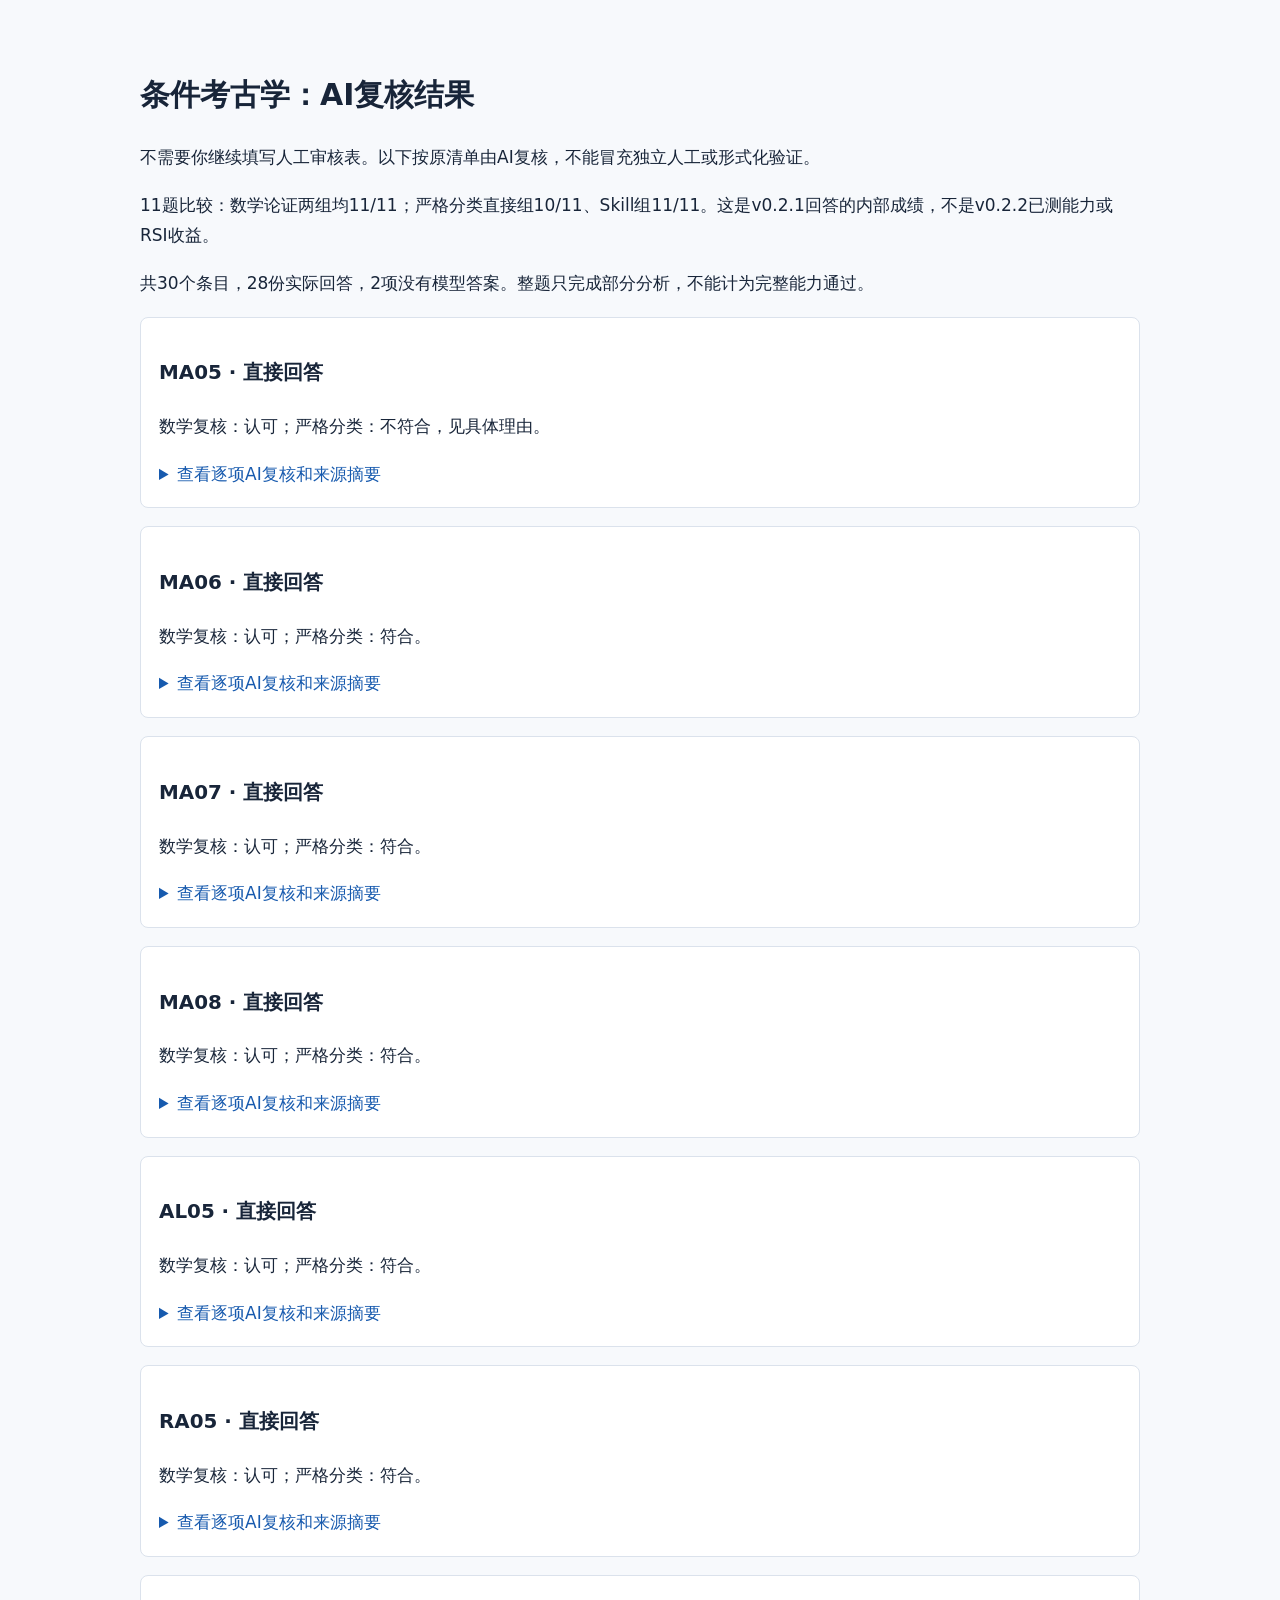
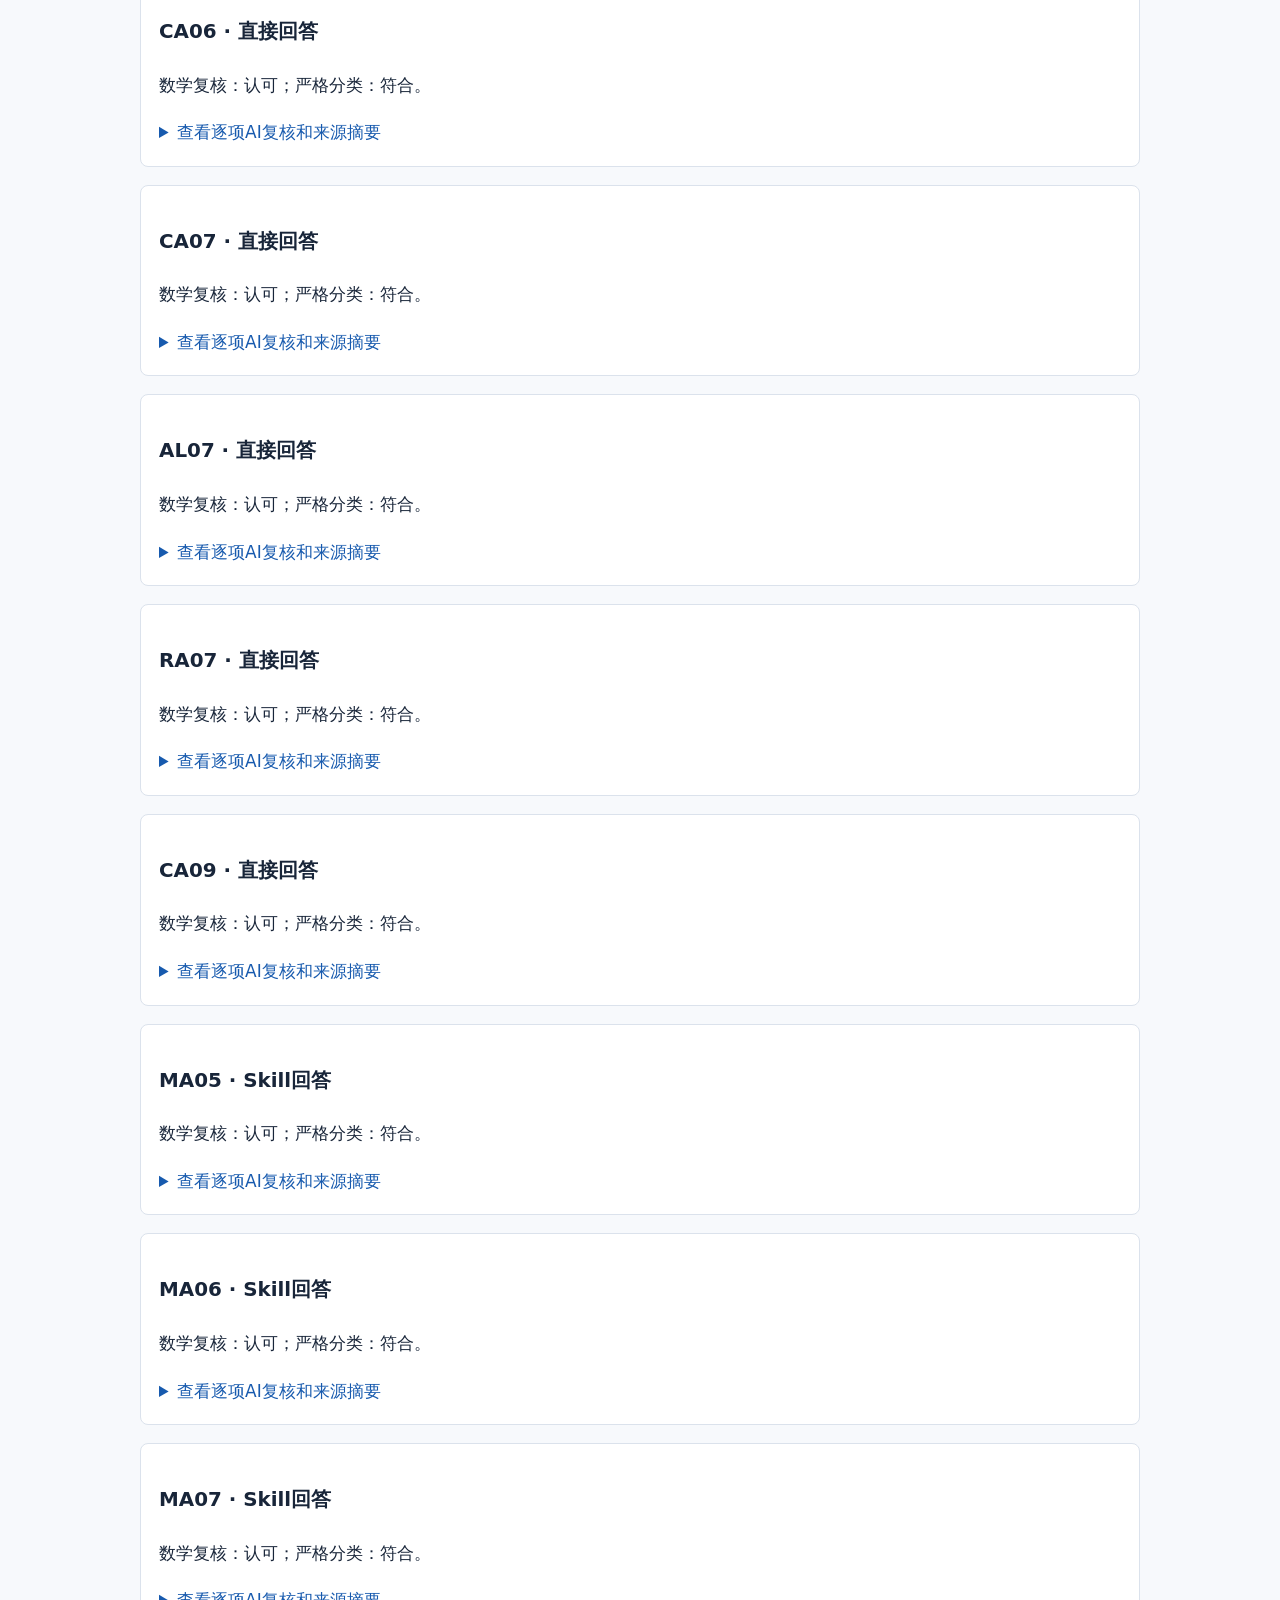
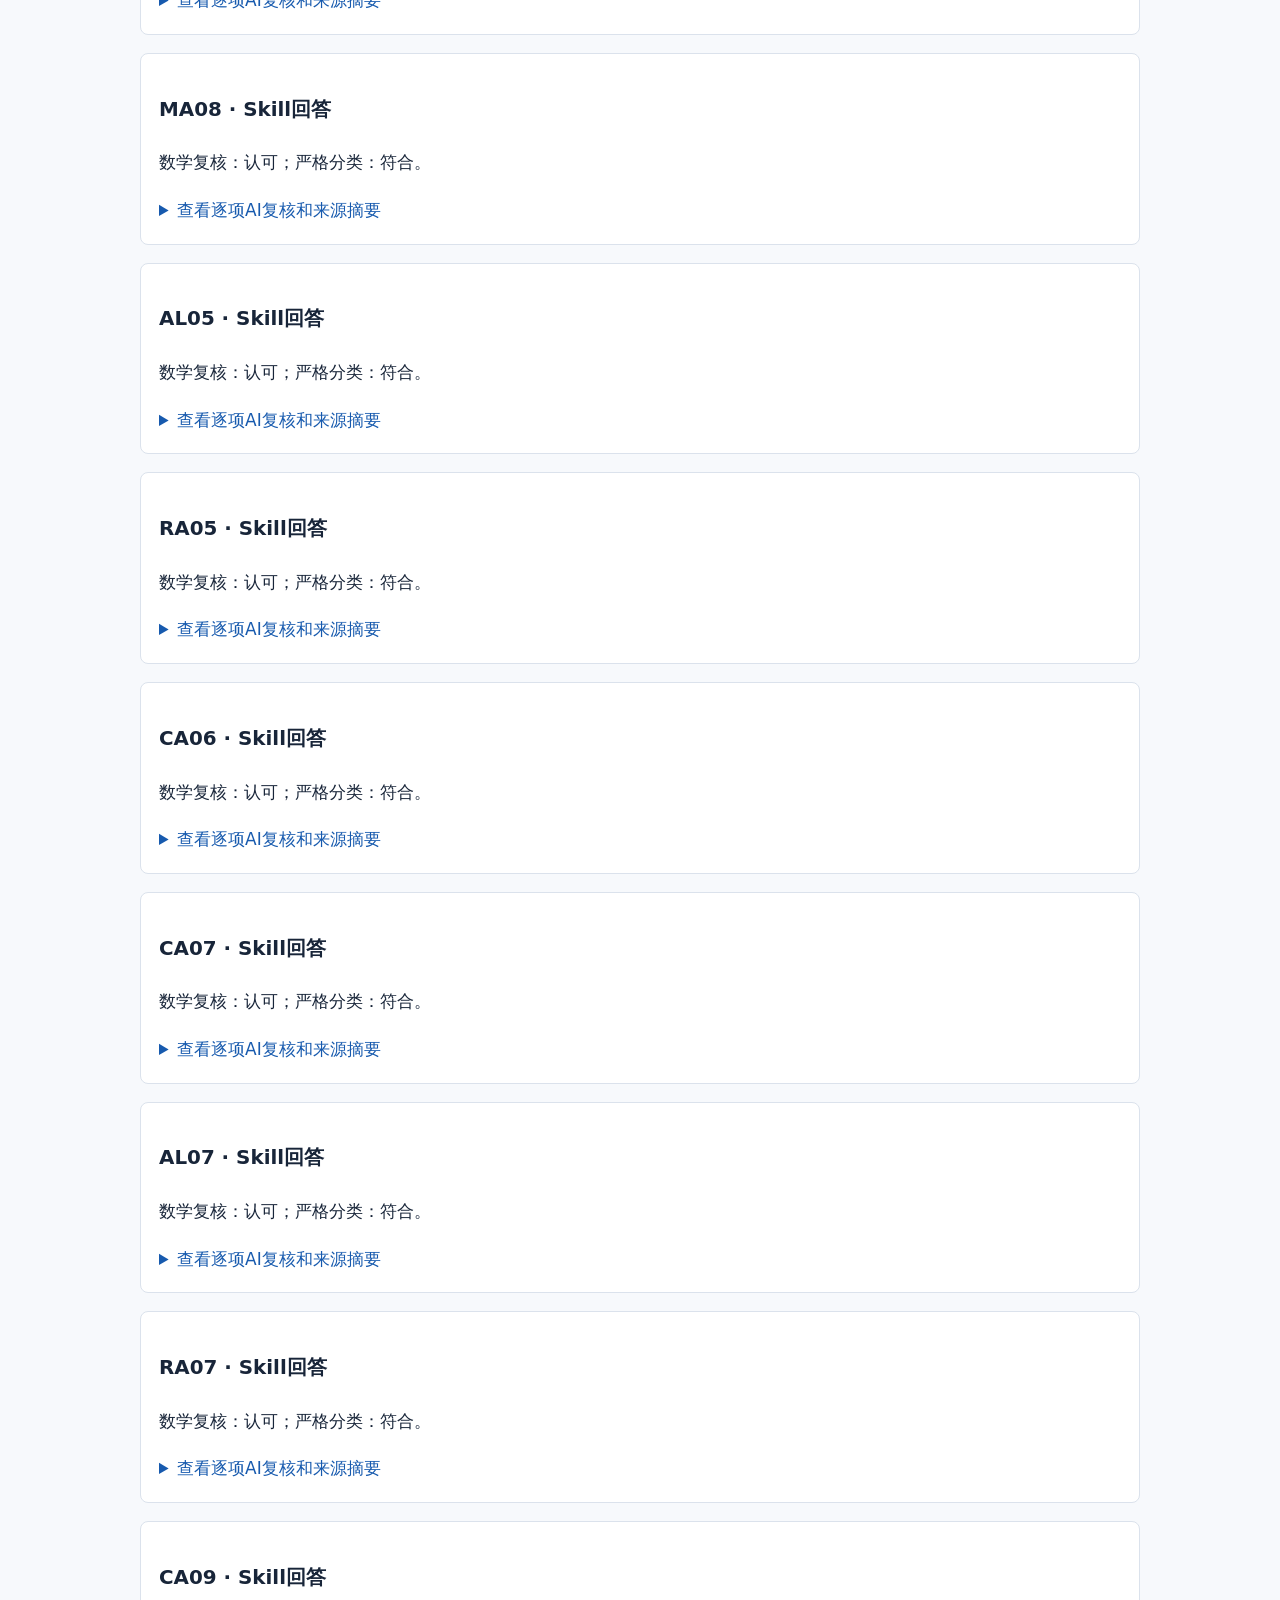
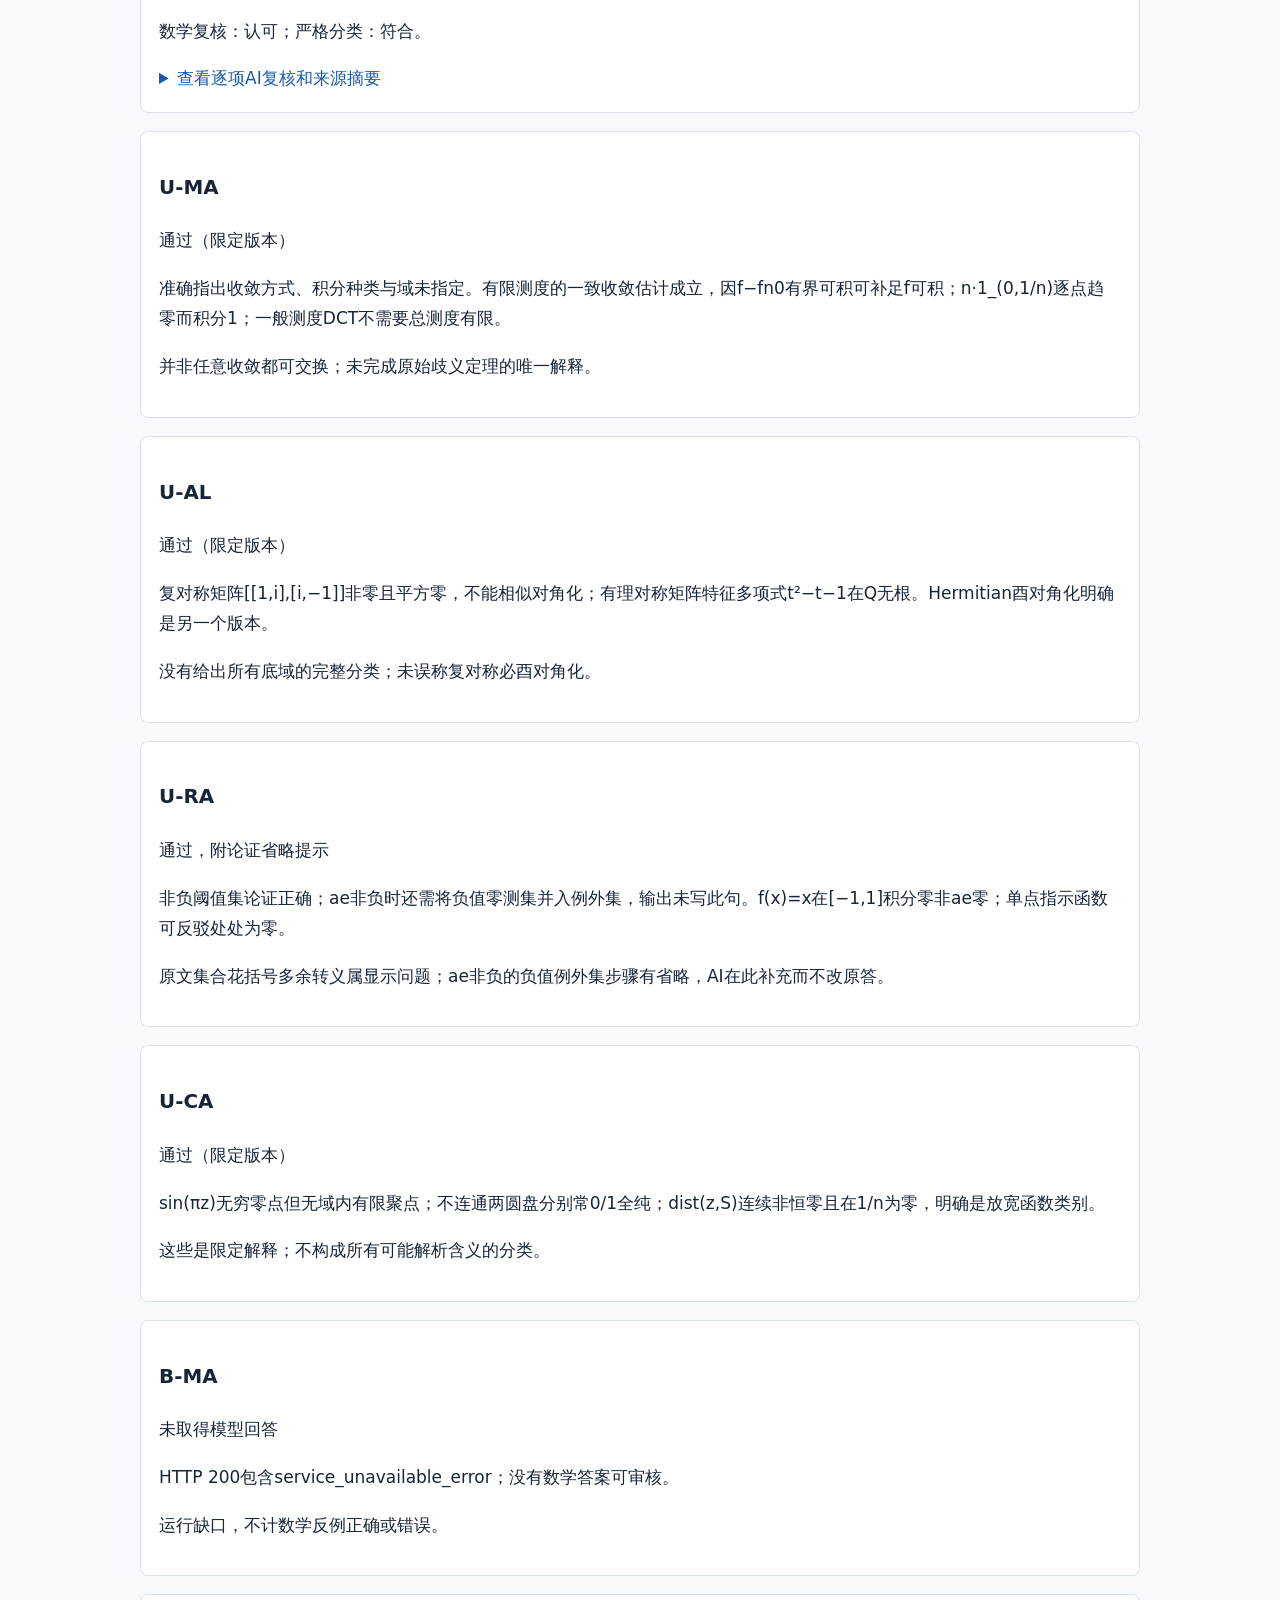
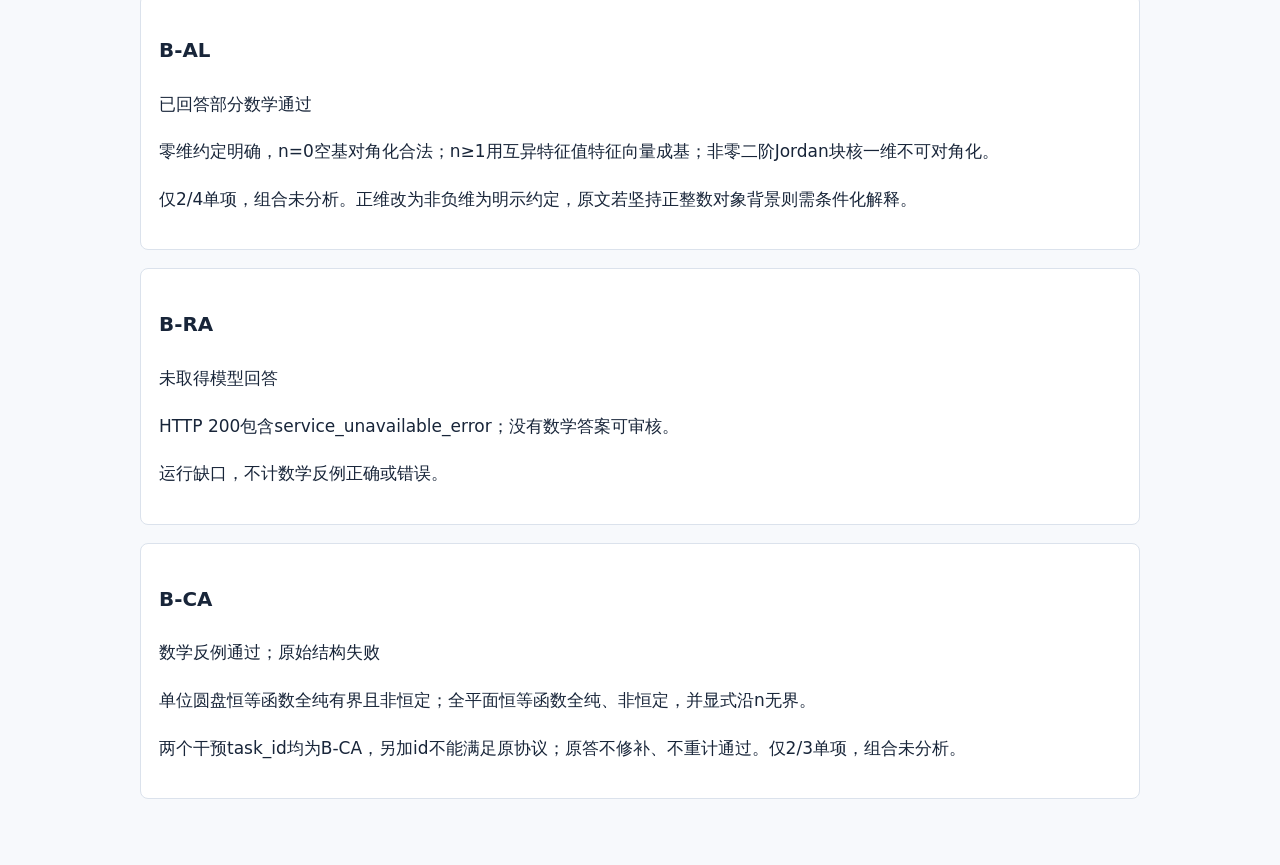
<file: docs/history-v1.0.0/AI复核结果.html>
<!doctype html><html lang="zh-CN"><head><meta charset="utf-8"><meta name="viewport" content="width=device-width, initial-scale=1"><title>条件考古学AI复核结果</title><style>body{font:17px/1.8 system-ui,sans-serif;max-width:1000px;margin:30px auto;padding:18px;color:#182539;background:#f7f9fc}article{background:white;border:1px solid #dbe2ec;border-radius:8px;padding:18px;margin:18px 0}pre{white-space:pre-wrap;overflow-wrap:anywhere;font:14px/1.6 monospace}summary{cursor:pointer;color:#175aae}h1{font-size:30px}</style></head><body><h1>条件考古学：AI复核结果</h1><p>不需要你继续填写人工审核表。以下按原清单由AI复核，不能冒充独立人工或形式化验证。</p><p>11题比较：数学论证两组均11/11；严格分类直接组10/11、Skill组11/11。这是v0.2.1回答的内部成绩，不是v0.2.2已测能力或RSI收益。</p><p>共30个条目，28份实际回答，2项没有模型答案。整题只完成部分分析，不能计为完整能力通过。</p><article><h3>MA05 · 直接回答</h3><p>数学复核：认可；严格分类：不符合，见具体理由。</p><details><summary>查看逐项AI复核和来源摘要</summary><pre>{
  &quot;task_id&quot;: &quot;MA05&quot;,
  &quot;arm&quot;: &quot;direct_model&quot;,
  &quot;reviewer_type&quot;: &quot;ai&quot;,
  &quot;reviewer&quot;: &quot;Codex（本聊天主Agent，读取实际回答后逐义务复核）&quot;,
  &quot;reviewed_at&quot;: &quot;2026-11-05&quot;,
  &quot;independent&quot;: false,
  &quot;case_digest&quot;: &quot;43bbc70622b3235ad0f6474fe1128e67e84e0cacc93ffe3bc4337d25ccdf2d11&quot;,
  &quot;source_file&quot;: &quot;raw/direct_model/MA05/attempt-1.json&quot;,
  &quot;source_sha256&quot;: &quot;b73b6b813c8370434f48dbc3a8f5aa3474339e1cb8a0197ba12589a566a67c0a&quot;,
  &quot;prediction_digest&quot;: &quot;44b19a8a09e50b0270c1edd12714f696ff0f470b4849d86f015fb421456e49dc&quot;,
  &quot;objects&quot;: {
    &quot;valid&quot;: true,
    &quot;reason&quot;: &quot;实际对象符合题目固定背景。对每个x，f(x+h)−f(x)=h·差商→0，故各点连续；这还直接推出被删H3。&quot;
  },
  &quot;intervention&quot;: {
    &quot;valid&quot;: true,
    &quot;reason&quot;: &quot;原输出removed及replacement与输入逐项相同；未改变指定目标结论。&quot;
  },
  &quot;hypothesis_alignment&quot;: {
    &quot;valid&quot;: true,
    &quot;reason&quot;: &quot;逐ID对照输入及中文含义，未删改保留条件。输入已提供假设，这不是从自然语言提取测试。&quot;
  },
  &quot;retained&quot;: {
    &quot;H1&quot;: {
      &quot;valid&quot;: true,
      &quot;reason&quot;: &quot;开区间保证每点可在域内取趋零增量。&quot;
    },
    &quot;H2&quot;: {
      &quot;valid&quot;: true,
      &quot;reason&quot;: &quot;差商趋于有限实导数；乘趋零增量后函数增量趋零。&quot;
    }
  },
  &quot;replacement&quot;: {},
  &quot;deleted&quot;: {},
  &quot;target&quot;: null,
  &quot;preservation_proof&quot;: {
    &quot;valid&quot;: true,
    &quot;reason&quot;: &quot;对每个x，f(x+h)−f(x)=h·差商→0，故各点连续；这还直接推出被删H3。&quot;
  },
  &quot;argument&quot;: {
    &quot;valid&quot;: true,
    &quot;reason&quot;: &quot;对每个x，f(x+h)−f(x)=h·差商→0，故各点连续；这还直接推出被删H3。&quot;
  },
  &quot;evidence_honesty&quot;: {
    &quot;valid&quot;: true,
    &quot;reason&quot;: &quot;原输出只列数学论证，未声称调用计算、人工审阅或形式化核验；未知费用保持null。&quot;
  },
  &quot;witness_claimed&quot;: false,
  &quot;dependency_report&quot;: {
    &quot;complete&quot;: false,
    &quot;reason&quot;: &quot;未给出完整带背景的结构化依赖边；该缺口与单次干预是否数学正确分开记录。&quot;
  },
  &quot;notes&quot;: [
    &quot;直接组removable的数学保留结论正确，但本协议优先implied，属于分类精度差异。&quot;
  ]
}</pre></details></article><article><h3>MA06 · 直接回答</h3><p>数学复核：认可；严格分类：符合。</p><details><summary>查看逐项AI复核和来源摘要</summary><pre>{
  &quot;task_id&quot;: &quot;MA06&quot;,
  &quot;arm&quot;: &quot;direct_model&quot;,
  &quot;reviewer_type&quot;: &quot;ai&quot;,
  &quot;reviewer&quot;: &quot;Codex（本聊天主Agent，读取实际回答后逐义务复核）&quot;,
  &quot;reviewed_at&quot;: &quot;2026-11-05&quot;,
  &quot;independent&quot;: false,
  &quot;case_digest&quot;: &quot;7b51ce62e59710f5eb2ef4c2fd1e6e8d7930659b1921731218816aa8c29cfebd&quot;,
  &quot;source_file&quot;: &quot;raw/direct_model/MA06/attempt-1.json&quot;,
  &quot;source_sha256&quot;: &quot;326bdf4aac22bd22944531d7a3b2262e4386489426789a7bd2bb037f4cc3d71c&quot;,
  &quot;prediction_digest&quot;: &quot;ef5d26bb177ed2b49d6a98f2abc05695ec7ea92edb792046fbb094f82e44a6dd&quot;,
  &quot;objects&quot;: {
    &quot;valid&quot;: true,
    &quot;reason&quot;: &quot;实际对象符合题目固定背景。M=max_i|ai|是所有元素绝对值的共同上界，证明作用于任意非空有限实数集。&quot;
  },
  &quot;intervention&quot;: {
    &quot;valid&quot;: true,
    &quot;reason&quot;: &quot;原输出removed及replacement与输入逐项相同；未改变指定目标结论。&quot;
  },
  &quot;hypothesis_alignment&quot;: {
    &quot;valid&quot;: true,
    &quot;reason&quot;: &quot;逐ID对照输入及中文含义，未删改保留条件。输入已提供假设，这不是从自然语言提取测试。&quot;
  },
  &quot;retained&quot;: {
    &quot;H1&quot;: {
      &quot;valid&quot;: true,
      &quot;reason&quot;: &quot;A是非空实数集合；n≥1使有限最大值存在。&quot;
    },
    &quot;H3&quot;: {
      &quot;valid&quot;: true,
      &quot;reason&quot;: &quot;A有限，可列为a1,…,an。&quot;
    }
  },
  &quot;replacement&quot;: {},
  &quot;deleted&quot;: {},
  &quot;target&quot;: null,
  &quot;preservation_proof&quot;: {
    &quot;valid&quot;: true,
    &quot;reason&quot;: &quot;M=max_i|ai|是所有元素绝对值的共同上界，证明作用于任意非空有限实数集。&quot;
  },
  &quot;argument&quot;: {
    &quot;valid&quot;: true,
    &quot;reason&quot;: &quot;M=max_i|ai|是所有元素绝对值的共同上界，证明作用于任意非空有限实数集。&quot;
  },
  &quot;evidence_honesty&quot;: {
    &quot;valid&quot;: true,
    &quot;reason&quot;: &quot;原输出只列数学论证，未声称调用计算、人工审阅或形式化核验；未知费用保持null。&quot;
  },
  &quot;witness_claimed&quot;: false,
  &quot;dependency_report&quot;: {
    &quot;complete&quot;: false,
    &quot;reason&quot;: &quot;未给出完整带背景的结构化依赖边；该缺口与单次干预是否数学正确分开记录。&quot;
  },
  &quot;notes&quot;: [
    &quot;有限并不推出A⊂[0,1]，例如{2}；因此应为removable而非implied。&quot;
  ]
}</pre></details></article><article><h3>MA07 · 直接回答</h3><p>数学复核：认可；严格分类：符合。</p><details><summary>查看逐项AI复核和来源摘要</summary><pre>{
  &quot;task_id&quot;: &quot;MA07&quot;,
  &quot;arm&quot;: &quot;direct_model&quot;,
  &quot;reviewer_type&quot;: &quot;ai&quot;,
  &quot;reviewer&quot;: &quot;Codex（本聊天主Agent，读取实际回答后逐义务复核）&quot;,
  &quot;reviewed_at&quot;: &quot;2026-11-05&quot;,
  &quot;independent&quot;: false,
  &quot;case_digest&quot;: &quot;c71d025aaab217a5d7951816b2621108bf5dadc2b51f9fa84eb483ff4464f2d3&quot;,
  &quot;source_file&quot;: &quot;raw/direct_model/MA07/attempt-1.json&quot;,
  &quot;source_sha256&quot;: &quot;c2b16f57fe780ecc645f69cdf991a16a9721de06b0124d666e5f348b05e249de&quot;,
  &quot;prediction_digest&quot;: &quot;8c98777baa7e2d350f323e8241e05a892d6a53d3f8ee66dd0ff56e0e7d47c7e2&quot;,
  &quot;objects&quot;: {
    &quot;valid&quot;: true,
    &quot;reason&quot;: &quot;实际对象符合题目固定背景。取共同界1，不需要有限性；例如[0,1]本身表明保留条件不推出有限。&quot;
  },
  &quot;intervention&quot;: {
    &quot;valid&quot;: true,
    &quot;reason&quot;: &quot;原输出removed及replacement与输入逐项相同；未改变指定目标结论。&quot;
  },
  &quot;hypothesis_alignment&quot;: {
    &quot;valid&quot;: true,
    &quot;reason&quot;: &quot;逐ID对照输入及中文含义，未删改保留条件。输入已提供假设，这不是从自然语言提取测试。&quot;
  },
  &quot;retained&quot;: {
    &quot;H1&quot;: {
      &quot;valid&quot;: true,
      &quot;reason&quot;: &quot;非空实数集对象约定保留。&quot;
    },
    &quot;H2&quot;: {
      &quot;valid&quot;: true,
      &quot;reason&quot;: &quot;每个a满足0≤a≤1，即−1≤a≤1。&quot;
    }
  },
  &quot;replacement&quot;: {},
  &quot;deleted&quot;: {},
  &quot;target&quot;: null,
  &quot;preservation_proof&quot;: {
    &quot;valid&quot;: true,
    &quot;reason&quot;: &quot;取共同界1，不需要有限性；例如[0,1]本身表明保留条件不推出有限。&quot;
  },
  &quot;argument&quot;: {
    &quot;valid&quot;: true,
    &quot;reason&quot;: &quot;取共同界1，不需要有限性；例如[0,1]本身表明保留条件不推出有限。&quot;
  },
  &quot;evidence_honesty&quot;: {
    &quot;valid&quot;: true,
    &quot;reason&quot;: &quot;原输出只列数学论证，未声称调用计算、人工审阅或形式化核验；未知费用保持null。&quot;
  },
  &quot;witness_claimed&quot;: false,
  &quot;dependency_report&quot;: {
    &quot;complete&quot;: false,
    &quot;reason&quot;: &quot;未给出完整带背景的结构化依赖边；该缺口与单次干预是否数学正确分开记录。&quot;
  },
  &quot;notes&quot;: []
}</pre></details></article><article><h3>MA08 · 直接回答</h3><p>数学复核：认可；严格分类：符合。</p><details><summary>查看逐项AI复核和来源摘要</summary><pre>{
  &quot;task_id&quot;: &quot;MA08&quot;,
  &quot;arm&quot;: &quot;direct_model&quot;,
  &quot;reviewer_type&quot;: &quot;ai&quot;,
  &quot;reviewer&quot;: &quot;Codex（本聊天主Agent，读取实际回答后逐义务复核）&quot;,
  &quot;reviewed_at&quot;: &quot;2026-11-05&quot;,
  &quot;independent&quot;: false,
  &quot;case_digest&quot;: &quot;cc3904740a63f6d836af46fd02cbc8970f7cf5fc94831a56c6f268469e7d306e&quot;,
  &quot;source_file&quot;: &quot;raw/direct_model/MA08/attempt-1.json&quot;,
  &quot;source_sha256&quot;: &quot;b242c9b2b01d7980df1a28f3a9c839e70d50bcd050e6df8b5e81570a63bfa021&quot;,
  &quot;prediction_digest&quot;: &quot;26cb457bd64f3c0f05bb3cea3bd77417c44bd205ae1210fa1499ad265673cd87&quot;,
  &quot;objects&quot;: {
    &quot;valid&quot;: true,
    &quot;reason&quot;: &quot;实际对象符合题目固定背景。直接组对M≥0取M+1；Skill组用阿基米德性取整数n&gt;M。均否定有界性。&quot;
  },
  &quot;intervention&quot;: {
    &quot;valid&quot;: true,
    &quot;reason&quot;: &quot;原输出removed及replacement与输入逐项相同；未改变指定目标结论。&quot;
  },
  &quot;hypothesis_alignment&quot;: {
    &quot;valid&quot;: true,
    &quot;reason&quot;: &quot;逐ID对照输入及中文含义，未删改保留条件。输入已提供假设，这不是从自然语言提取测试。&quot;
  },
  &quot;retained&quot;: {
    &quot;H1&quot;: {
      &quot;valid&quot;: true,
      &quot;reason&quot;: &quot;直接组A=R非空；Skill组正整数集含1，二者均为实数集。&quot;
    }
  },
  &quot;replacement&quot;: {},
  &quot;deleted&quot;: {
    &quot;H2&quot;: {
      &quot;valid&quot;: true,
      &quot;reason&quot;: &quot;R和正整数集都含2，故均非[0,1]的子集。&quot;
    },
    &quot;H3&quot;: {
      &quot;valid&quot;: true,
      &quot;reason&quot;: &quot;R及正整数集均为无限集。&quot;
    }
  },
  &quot;target&quot;: {
    &quot;valid&quot;: true,
    &quot;reason&quot;: &quot;直接组对M≥0取M+1；Skill组用阿基米德性取整数n&gt;M。均否定有界性。&quot;
  },
  &quot;preservation_proof&quot;: null,
  &quot;argument&quot;: {
    &quot;valid&quot;: true,
    &quot;reason&quot;: &quot;直接组对M≥0取M+1；Skill组用阿基米德性取整数n&gt;M。均否定有界性。&quot;
  },
  &quot;evidence_honesty&quot;: {
    &quot;valid&quot;: true,
    &quot;reason&quot;: &quot;原输出只列数学论证，未声称调用计算、人工审阅或形式化核验；未知费用保持null。&quot;
  },
  &quot;witness_claimed&quot;: true,
  &quot;dependency_report&quot;: {
    &quot;complete&quot;: false,
    &quot;reason&quot;: &quot;未给出完整带背景的结构化依赖边；该缺口与单次干预是否数学正确分开记录。&quot;
  },
  &quot;notes&quot;: [
    &quot;两份输出dependencies均为空。指定联合删除的反例成立，但未在该答案中证明两项单删仍成立，不能算完整依赖分析。&quot;
  ]
}</pre></details></article><article><h3>AL05 · 直接回答</h3><p>数学复核：认可；严格分类：符合。</p><details><summary>查看逐项AI复核和来源摘要</summary><pre>{
  &quot;task_id&quot;: &quot;AL05&quot;,
  &quot;arm&quot;: &quot;direct_model&quot;,
  &quot;reviewer_type&quot;: &quot;ai&quot;,
  &quot;reviewer&quot;: &quot;Codex（本聊天主Agent，读取实际回答后逐义务复核）&quot;,
  &quot;reviewed_at&quot;: &quot;2026-11-05&quot;,
  &quot;independent&quot;: false,
  &quot;case_digest&quot;: &quot;541baa9e08a6b5a74336c5a86686371d4d50c1eeb9462f839bf398a65484a9d9&quot;,
  &quot;source_file&quot;: &quot;raw/direct_model/AL05/attempt-1.json&quot;,
  &quot;source_sha256&quot;: &quot;7f317e7d0e2c56f957f2c67cf6fc6b36d90102da2fd7ca7248eb7005cb20860d&quot;,
  &quot;prediction_digest&quot;: &quot;f72a9e405cb49971e2ae718e0df67343714cfbdbc145443a7fca493ee60557e6&quot;,
  &quot;objects&quot;: {
    &quot;valid&quot;: true,
    &quot;reason&quot;: &quot;实际对象符合题目固定背景。det(A)det(A⁻¹)=1，故det(A)≠0；逆也直接保证单射。&quot;
  },
  &quot;intervention&quot;: {
    &quot;valid&quot;: true,
    &quot;reason&quot;: &quot;原输出removed及replacement与输入逐项相同；未改变指定目标结论。&quot;
  },
  &quot;hypothesis_alignment&quot;: {
    &quot;valid&quot;: true,
    &quot;reason&quot;: &quot;逐ID对照输入及中文含义，未删改保留条件。输入已提供假设，这不是从自然语言提取测试。&quot;
  },
  &quot;retained&quot;: {
    &quot;H1&quot;: {
      &quot;valid&quot;: true,
      &quot;reason&quot;: &quot;有限阶实方阵的行列式与线性算子均有定义。&quot;
    },
    &quot;H2&quot;: {
      &quot;valid&quot;: true,
      &quot;reason&quot;: &quot;存在双侧逆A⁻¹；Ax=0时左乘逆得到x=0。&quot;
    }
  },
  &quot;replacement&quot;: {},
  &quot;deleted&quot;: {},
  &quot;target&quot;: null,
  &quot;preservation_proof&quot;: {
    &quot;valid&quot;: true,
    &quot;reason&quot;: &quot;det(A)det(A⁻¹)=1，故det(A)≠0；逆也直接保证单射。&quot;
  },
  &quot;argument&quot;: {
    &quot;valid&quot;: true,
    &quot;reason&quot;: &quot;det(A)det(A⁻¹)=1，故det(A)≠0；逆也直接保证单射。&quot;
  },
  &quot;evidence_honesty&quot;: {
    &quot;valid&quot;: true,
    &quot;reason&quot;: &quot;原输出只列数学论证，未声称调用计算、人工审阅或形式化核验；未知费用保持null。&quot;
  },
  &quot;witness_claimed&quot;: false,
  &quot;dependency_report&quot;: {
    &quot;complete&quot;: false,
    &quot;reason&quot;: &quot;未给出完整带背景的结构化依赖边；该缺口与单次干预是否数学正确分开记录。&quot;
  },
  &quot;notes&quot;: []
}</pre></details></article><article><h3>RA05 · 直接回答</h3><p>数学复核：认可；严格分类：符合。</p><details><summary>查看逐项AI复核和来源摘要</summary><pre>{
  &quot;task_id&quot;: &quot;RA05&quot;,
  &quot;arm&quot;: &quot;direct_model&quot;,
  &quot;reviewer_type&quot;: &quot;ai&quot;,
  &quot;reviewer&quot;: &quot;Codex（本聊天主Agent，读取实际回答后逐义务复核）&quot;,
  &quot;reviewed_at&quot;: &quot;2026-11-05&quot;,
  &quot;independent&quot;: false,
  &quot;case_digest&quot;: &quot;538979c3f0c024f8b351c11f51130f1fbbbe4b5de6e6e6a46b2ba7cb9b4caa0b&quot;,
  &quot;source_file&quot;: &quot;raw/direct_model/RA05/attempt-2.json&quot;,
  &quot;source_sha256&quot;: &quot;5c5b2e79ac7f6c82318fe7f36bb1e8ab1a8279589de4ed90e2bed13a90fe9000&quot;,
  &quot;prediction_digest&quot;: &quot;a8b859c37a506bff636129cb6671452458908ee9dd95bdd9d940d5d3be5504f1&quot;,
  &quot;objects&quot;: {
    &quot;valid&quot;: true,
    &quot;reason&quot;: &quot;实际对象符合题目固定背景。∫|f|≤Mμ(X)&lt;∞，这正是题中L1条件及结论；不需要反例。&quot;
  },
  &quot;intervention&quot;: {
    &quot;valid&quot;: true,
    &quot;reason&quot;: &quot;原输出removed及replacement与输入逐项相同；未改变指定目标结论。&quot;
  },
  &quot;hypothesis_alignment&quot;: {
    &quot;valid&quot;: true,
    &quot;reason&quot;: &quot;逐ID对照输入及中文含义，未删改保留条件。输入已提供假设，这不是从自然语言提取测试。&quot;
  },
  &quot;retained&quot;: {
    &quot;H1&quot;: {
      &quot;valid&quot;: true,
      &quot;reason&quot;: &quot;总测度有限，因此常数M的积分有限。&quot;
    },
    &quot;H2&quot;: {
      &quot;valid&quot;: true,
      &quot;reason&quot;: &quot;f可测、|f|≤M，所以|f|为非负可测函数且可用单调性。&quot;
    }
  },
  &quot;replacement&quot;: {},
  &quot;deleted&quot;: {},
  &quot;target&quot;: null,
  &quot;preservation_proof&quot;: {
    &quot;valid&quot;: true,
    &quot;reason&quot;: &quot;∫|f|≤Mμ(X)&lt;∞，这正是题中L1条件及结论；不需要反例。&quot;
  },
  &quot;argument&quot;: {
    &quot;valid&quot;: true,
    &quot;reason&quot;: &quot;∫|f|≤Mμ(X)&lt;∞，这正是题中L1条件及结论；不需要反例。&quot;
  },
  &quot;evidence_honesty&quot;: {
    &quot;valid&quot;: true,
    &quot;reason&quot;: &quot;原输出只列数学论证，未声称调用计算、人工审阅或形式化核验；未知费用保持null。&quot;
  },
  &quot;witness_claimed&quot;: false,
  &quot;dependency_report&quot;: {
    &quot;complete&quot;: false,
    &quot;reason&quot;: &quot;未给出完整带背景的结构化依赖边；该缺口与单次干预是否数学正确分开记录。&quot;
  },
  &quot;notes&quot;: []
}</pre></details></article><article><h3>CA06 · 直接回答</h3><p>数学复核：认可；严格分类：符合。</p><details><summary>查看逐项AI复核和来源摘要</summary><pre>{
  &quot;task_id&quot;: &quot;CA06&quot;,
  &quot;arm&quot;: &quot;direct_model&quot;,
  &quot;reviewer_type&quot;: &quot;ai&quot;,
  &quot;reviewer&quot;: &quot;Codex（本聊天主Agent，读取实际回答后逐义务复核）&quot;,
  &quot;reviewed_at&quot;: &quot;2026-11-05&quot;,
  &quot;independent&quot;: false,
  &quot;case_digest&quot;: &quot;3983b20a843976df906364362e29516ad54f4fa7c8434ca4da65d55ce1e0824a&quot;,
  &quot;source_file&quot;: &quot;raw/direct_model/CA06/attempt-2.json&quot;,
  &quot;source_sha256&quot;: &quot;2449b7d523fb0fc7517e90b868007906a38919f14c9effc82496681fe036066c&quot;,
  &quot;prediction_digest&quot;: &quot;8d822f2594e870634248d65a85761cca7c2d0323c1953f7cb2149d4e8c70746f&quot;,
  &quot;objects&quot;: {
    &quot;valid&quot;: true,
    &quot;reason&quot;: &quot;实际对象符合题目固定背景。代入dz=ie^(it)dt，积分为∫0到2π i dt=2πi≠0。&quot;
  },
  &quot;intervention&quot;: {
    &quot;valid&quot;: true,
    &quot;reason&quot;: &quot;原输出removed及replacement与输入逐项相同；未改变指定目标结论。&quot;
  },
  &quot;hypothesis_alignment&quot;: {
    &quot;valid&quot;: true,
    &quot;reason&quot;: &quot;逐ID对照输入及中文含义，未删改保留条件。输入已提供假设，这不是从自然语言提取测试。&quot;
  },
  &quot;retained&quot;: {
    &quot;H2&quot;: {
      &quot;valid&quot;: true,
      &quot;reason&quot;: &quot;z≠0时1/z复可微，导数−1/z²。&quot;
    },
    &quot;H3&quot;: {
      &quot;valid&quot;: true,
      &quot;reason&quot;: &quot;e^(it)在[0,2π]上光滑、首尾1、模恒1，所以路径不穿过0。&quot;
    },
    &quot;H4&quot;: {
      &quot;valid&quot;: true,
      &quot;reason&quot;: &quot;C去原点为非空开集；任意两点可由径向与圆弧路径连通。&quot;
    }
  },
  &quot;replacement&quot;: {},
  &quot;deleted&quot;: {
    &quot;H1&quot;: {
      &quot;valid&quot;: true,
      &quot;reason&quot;: &quot;单位圆绕0的绕数1在避开0的同伦中不变，故不能缩到点；穿孔平面非单连通。&quot;
    }
  },
  &quot;target&quot;: {
    &quot;valid&quot;: true,
    &quot;reason&quot;: &quot;代入dz=ie^(it)dt，积分为∫0到2π i dt=2πi≠0。&quot;
  },
  &quot;preservation_proof&quot;: null,
  &quot;argument&quot;: {
    &quot;valid&quot;: true,
    &quot;reason&quot;: &quot;代入dz=ie^(it)dt，积分为∫0到2π i dt=2πi≠0。&quot;
  },
  &quot;evidence_honesty&quot;: {
    &quot;valid&quot;: true,
    &quot;reason&quot;: &quot;原输出只列数学论证，未声称调用计算、人工审阅或形式化核验；未知费用保持null。&quot;
  },
  &quot;witness_claimed&quot;: true,
  &quot;dependency_report&quot;: {
    &quot;complete&quot;: false,
    &quot;reason&quot;: &quot;未给出完整带背景的结构化依赖边；该缺口与单次干预是否数学正确分开记录。&quot;
  },
  &quot;notes&quot;: [
    &quot;直接组没有显式写非单连通论证。AI确认该性质，但不把本条补充冒充原回答已写内容。&quot;
  ]
}</pre></details></article><article><h3>CA07 · 直接回答</h3><p>数学复核：认可；严格分类：符合。</p><details><summary>查看逐项AI复核和来源摘要</summary><pre>{
  &quot;task_id&quot;: &quot;CA07&quot;,
  &quot;arm&quot;: &quot;direct_model&quot;,
  &quot;reviewer_type&quot;: &quot;ai&quot;,
  &quot;reviewer&quot;: &quot;Codex（本聊天主Agent，读取实际回答后逐义务复核）&quot;,
  &quot;reviewed_at&quot;: &quot;2026-11-05&quot;,
  &quot;independent&quot;: false,
  &quot;case_digest&quot;: &quot;4d66e0146024921288f599e732a8afdf84117ed0bf2e2583510d271baff318f8&quot;,
  &quot;source_file&quot;: &quot;raw/direct_model/CA07/attempt-2.json&quot;,
  &quot;source_sha256&quot;: &quot;a4a88cc130b655fe1bd19a45c10541ca913aa57f29f9c899b284d69d1b828607&quot;,
  &quot;prediction_digest&quot;: &quot;8ec9a6c79bfc571141f9aceaeaeb72177640202f1d0bab86e92177766e1d070b&quot;,
  &quot;objects&quot;: {
    &quot;valid&quot;: true,
    &quot;reason&quot;: &quot;实际对象符合题目固定背景。函数增量=复增量×有界差商→0，各点连续，故保留条件推出H3。&quot;
  },
  &quot;intervention&quot;: {
    &quot;valid&quot;: true,
    &quot;reason&quot;: &quot;原输出removed及replacement与输入逐项相同；未改变指定目标结论。&quot;
  },
  &quot;hypothesis_alignment&quot;: {
    &quot;valid&quot;: true,
    &quot;reason&quot;: &quot;逐ID对照输入及中文含义，未删改保留条件。输入已提供假设，这不是从自然语言提取测试。&quot;
  },
  &quot;retained&quot;: {
    &quot;H1&quot;: {
      &quot;valid&quot;: true,
      &quot;reason&quot;: &quot;题中Ω为域，尤其为开集，可在每个点附近取复增量。&quot;
    },
    &quot;H2&quot;: {
      &quot;valid&quot;: true,
      &quot;reason&quot;: &quot;全纯意味着每点复差商有有限极限。&quot;
    }
  },
  &quot;replacement&quot;: {},
  &quot;deleted&quot;: {},
  &quot;target&quot;: null,
  &quot;preservation_proof&quot;: {
    &quot;valid&quot;: true,
    &quot;reason&quot;: &quot;函数增量=复增量×有界差商→0，各点连续，故保留条件推出H3。&quot;
  },
  &quot;argument&quot;: {
    &quot;valid&quot;: true,
    &quot;reason&quot;: &quot;函数增量=复增量×有界差商→0，各点连续，故保留条件推出H3。&quot;
  },
  &quot;evidence_honesty&quot;: {
    &quot;valid&quot;: true,
    &quot;reason&quot;: &quot;原输出只列数学论证，未声称调用计算、人工审阅或形式化核验；未知费用保持null。&quot;
  },
  &quot;witness_claimed&quot;: false,
  &quot;dependency_report&quot;: {
    &quot;complete&quot;: false,
    &quot;reason&quot;: &quot;未给出完整带背景的结构化依赖边；该缺口与单次干预是否数学正确分开记录。&quot;
  },
  &quot;notes&quot;: []
}</pre></details></article><article><h3>AL07 · 直接回答</h3><p>数学复核：认可；严格分类：符合。</p><details><summary>查看逐项AI复核和来源摘要</summary><pre>{
  &quot;task_id&quot;: &quot;AL07&quot;,
  &quot;arm&quot;: &quot;direct_model&quot;,
  &quot;reviewer_type&quot;: &quot;ai&quot;,
  &quot;reviewer&quot;: &quot;Codex（本聊天主Agent，读取实际回答后逐义务复核）&quot;,
  &quot;reviewed_at&quot;: &quot;2026-11-05&quot;,
  &quot;independent&quot;: false,
  &quot;case_digest&quot;: &quot;61288cabad751cc5a96415434a454d2775a9f2310a5be51e8fb405c4e2669276&quot;,
  &quot;source_file&quot;: &quot;raw/direct_model/AL07/attempt-1.json&quot;,
  &quot;source_sha256&quot;: &quot;dda792bd7cf8243e6eedca68522fbea95fa674aece057a33709d1f5948e57ff3&quot;,
  &quot;prediction_digest&quot;: &quot;7bb8e5e5348eadad1642350d286f2d3c031026d594360e56ec568f98769ef50d&quot;,
  &quot;objects&quot;: {
    &quot;valid&quot;: true,
    &quot;reason&quot;: &quot;实际对象符合题目固定背景。B(e1,e2)=1，故不是零双线性形式。&quot;
  },
  &quot;intervention&quot;: {
    &quot;valid&quot;: true,
    &quot;reason&quot;: &quot;原输出removed及replacement与输入逐项相同；未改变指定目标结论。&quot;
  },
  &quot;hypothesis_alignment&quot;: {
    &quot;valid&quot;: true,
    &quot;reason&quot;: &quot;逐ID对照输入及中文含义，未删改保留条件。输入已提供假设，这不是从自然语言提取测试。&quot;
  },
  &quot;retained&quot;: {
    &quot;H2&quot;: {
      &quot;valid&quot;: true,
      &quot;reason&quot;: &quot;F2上xt+ys（或ad+bc）对每个变量分别线性；交换变量因乘加交换而不变。&quot;
    },
    &quot;H3&quot;: {
      &quot;valid&quot;: true,
      &quot;reason&quot;: &quot;B((x,y),(x,y))=2xy=0，因char(F2)=2。&quot;
    }
  },
  &quot;replacement&quot;: {},
  &quot;deleted&quot;: {
    &quot;H1&quot;: {
      &quot;valid&quot;: true,
      &quot;reason&quot;: &quot;F2的特征为2，与char(F)≠2相反。&quot;
    }
  },
  &quot;target&quot;: {
    &quot;valid&quot;: true,
    &quot;reason&quot;: &quot;B(e1,e2)=1，故不是零双线性形式。&quot;
  },
  &quot;preservation_proof&quot;: null,
  &quot;argument&quot;: {
    &quot;valid&quot;: true,
    &quot;reason&quot;: &quot;B(e1,e2)=1，故不是零双线性形式。&quot;
  },
  &quot;evidence_honesty&quot;: {
    &quot;valid&quot;: true,
    &quot;reason&quot;: &quot;原输出只列数学论证，未声称调用计算、人工审阅或形式化核验；未知费用保持null。&quot;
  },
  &quot;witness_claimed&quot;: true,
  &quot;dependency_report&quot;: {
    &quot;complete&quot;: false,
    &quot;reason&quot;: &quot;未给出完整带背景的结构化依赖边；该缺口与单次干预是否数学正确分开记录。&quot;
  },
  &quot;notes&quot;: []
}</pre></details></article><article><h3>RA07 · 直接回答</h3><p>数学复核：认可；严格分类：符合。</p><details><summary>查看逐项AI复核和来源摘要</summary><pre>{
  &quot;task_id&quot;: &quot;RA07&quot;,
  &quot;arm&quot;: &quot;direct_model&quot;,
  &quot;reviewer_type&quot;: &quot;ai&quot;,
  &quot;reviewer&quot;: &quot;Codex（本聊天主Agent，读取实际回答后逐义务复核）&quot;,
  &quot;reviewed_at&quot;: &quot;2026-11-05&quot;,
  &quot;independent&quot;: false,
  &quot;case_digest&quot;: &quot;e01b244dc7bb71d2e78550c3d97e42fe12896e5e4ba51a45aefd15327635e625&quot;,
  &quot;source_file&quot;: &quot;raw/direct_model/RA07/attempt-1.json&quot;,
  &quot;source_sha256&quot;: &quot;2c9aac6535e76df514782dec69f15ce0f5ba9fca9a0d20764cbbb2eacf26113d&quot;,
  &quot;prediction_digest&quot;: &quot;317f2906fa91da7fe66387e5f0b6b1a1b6fa2b17297feefc0efedf651f3e7de8&quot;,
  &quot;objects&quot;: {
    &quot;valid&quot;: true,
    &quot;reason&quot;: &quot;实际对象符合题目固定背景。非零集合的测度均为2，因此非几乎处处为零。&quot;
  },
  &quot;intervention&quot;: {
    &quot;valid&quot;: true,
    &quot;reason&quot;: &quot;原输出removed及replacement与输入逐项相同；未改变指定目标结论。&quot;
  },
  &quot;hypothesis_alignment&quot;: {
    &quot;valid&quot;: true,
    &quot;reason&quot;: &quot;逐ID对照输入及中文含义，未删改保留条件。输入已提供假设，这不是从自然语言提取测试。&quot;
  },
  &quot;retained&quot;: {
    &quot;H1&quot;: {
      &quot;valid&quot;: true,
      &quot;reason&quot;: &quot;直接组有限计数空间f取±1，绝对积分2；Skill组两个不交单位区间上的指示函数差，可测且绝对积分2。&quot;
    },
    &quot;H3&quot;: {
      &quot;valid&quot;: true,
      &quot;reason&quot;: &quot;直接组1−1=0；Skill组两个单位区间测度之差1−1=0。&quot;
    }
  },
  &quot;replacement&quot;: {},
  &quot;deleted&quot;: {
    &quot;H2&quot;: {
      &quot;valid&quot;: true,
      &quot;reason&quot;: &quot;直接组b点测度1且f(b)=−1；Skill组[1,2)测度1且函数为−1。&quot;
    }
  },
  &quot;target&quot;: {
    &quot;valid&quot;: true,
    &quot;reason&quot;: &quot;非零集合的测度均为2，因此非几乎处处为零。&quot;
  },
  &quot;preservation_proof&quot;: null,
  &quot;argument&quot;: {
    &quot;valid&quot;: true,
    &quot;reason&quot;: &quot;非零集合的测度均为2，因此非几乎处处为零。&quot;
  },
  &quot;evidence_honesty&quot;: {
    &quot;valid&quot;: true,
    &quot;reason&quot;: &quot;原输出只列数学论证，未声称调用计算、人工审阅或形式化核验；未知费用保持null。&quot;
  },
  &quot;witness_claimed&quot;: true,
  &quot;dependency_report&quot;: {
    &quot;complete&quot;: false,
    &quot;reason&quot;: &quot;未给出完整带背景的结构化依赖边；该缺口与单次干预是否数学正确分开记录。&quot;
  },
  &quot;notes&quot;: [
    &quot;两个构造均合法；测度空间不必与参考答案[0,1]相同。&quot;
  ]
}</pre></details></article><article><h3>CA09 · 直接回答</h3><p>数学复核：认可；严格分类：符合。</p><details><summary>查看逐项AI复核和来源摘要</summary><pre>{
  &quot;task_id&quot;: &quot;CA09&quot;,
  &quot;arm&quot;: &quot;direct_model&quot;,
  &quot;reviewer_type&quot;: &quot;ai&quot;,
  &quot;reviewer&quot;: &quot;Codex（本聊天主Agent，读取实际回答后逐义务复核）&quot;,
  &quot;reviewed_at&quot;: &quot;2026-11-05&quot;,
  &quot;independent&quot;: false,
  &quot;case_digest&quot;: &quot;b8009db7d0a208a55291317929d40b892ffab6080530e56fee20e9e0bf72bd40&quot;,
  &quot;source_file&quot;: &quot;raw/direct_model/CA09/attempt-1.json&quot;,
  &quot;source_sha256&quot;: &quot;2ab0f7f843ad1c842bf295a7b71cd71a018556a1446379c9754f633486b2c49f&quot;,
  &quot;prediction_digest&quot;: &quot;0e54dfe7110db5299c43c21772253fa74e92d73519c7522d486ad458c1c225d9&quot;,
  &quot;objects&quot;: {
    &quot;valid&quot;: true,
    &quot;reason&quot;: &quot;实际对象符合题目固定背景。绝对值级数各项均1，前N+1项和为N+1，发散。&quot;
  },
  &quot;intervention&quot;: {
    &quot;valid&quot;: true,
    &quot;reason&quot;: &quot;原输出removed及replacement与输入逐项相同；未改变指定目标结论。&quot;
  },
  &quot;hypothesis_alignment&quot;: {
    &quot;valid&quot;: true,
    &quot;reason&quot;: &quot;逐ID对照输入及中文含义，未删改保留条件。输入已提供假设，这不是从自然语言提取测试。&quot;
  },
  &quot;retained&quot;: {
    &quot;H1&quot;: {
      &quot;valid&quot;: true,
      &quot;reason&quot;: &quot;几何级数在|z|&lt;1收敛、|z|&gt;1通项不趋零，所以收敛半径恰为1，正且有限。&quot;
    }
  },
  &quot;replacement&quot;: {
    &quot;H2w&quot;: {
      &quot;valid&quot;: true,
      &quot;reason&quot;: &quot;取z=1、R=1，有|z|≤R。&quot;
    }
  },
  &quot;deleted&quot;: {
    &quot;H2&quot;: {
      &quot;valid&quot;: true,
      &quot;reason&quot;: &quot;|z|=R=1，不满足严格不等式。&quot;
    }
  },
  &quot;target&quot;: {
    &quot;valid&quot;: true,
    &quot;reason&quot;: &quot;绝对值级数各项均1，前N+1项和为N+1，发散。&quot;
  },
  &quot;preservation_proof&quot;: null,
  &quot;argument&quot;: {
    &quot;valid&quot;: true,
    &quot;reason&quot;: &quot;绝对值级数各项均1，前N+1项和为N+1，发散。&quot;
  },
  &quot;evidence_honesty&quot;: {
    &quot;valid&quot;: true,
    &quot;reason&quot;: &quot;原输出只列数学论证，未声称调用计算、人工审阅或形式化核验；未知费用保持null。&quot;
  },
  &quot;witness_claimed&quot;: true,
  &quot;dependency_report&quot;: {
    &quot;complete&quot;: false,
    &quot;reason&quot;: &quot;未给出完整带背景的结构化依赖边；该缺口与单次干预是否数学正确分开记录。&quot;
  },
  &quot;notes&quot;: []
}</pre></details></article><article><h3>MA05 · Skill回答</h3><p>数学复核：认可；严格分类：符合。</p><details><summary>查看逐项AI复核和来源摘要</summary><pre>{
  &quot;task_id&quot;: &quot;MA05&quot;,
  &quot;arm&quot;: &quot;full_skill&quot;,
  &quot;reviewer_type&quot;: &quot;ai&quot;,
  &quot;reviewer&quot;: &quot;Codex（本聊天主Agent，读取实际回答后逐义务复核）&quot;,
  &quot;reviewed_at&quot;: &quot;2026-11-05&quot;,
  &quot;independent&quot;: false,
  &quot;case_digest&quot;: &quot;43bbc70622b3235ad0f6474fe1128e67e84e0cacc93ffe3bc4337d25ccdf2d11&quot;,
  &quot;source_file&quot;: &quot;raw/full_skill/MA05/attempt-1.json&quot;,
  &quot;source_sha256&quot;: &quot;f7ea275df08025656b282e7bb932b61a099b41ebd5f9b399a224a4ec9a4fe014&quot;,
  &quot;prediction_digest&quot;: &quot;53c349103eb44703cc4742c0fdf309311540da24180a951ab370de2abd5b82c2&quot;,
  &quot;objects&quot;: {
    &quot;valid&quot;: true,
    &quot;reason&quot;: &quot;实际对象符合题目固定背景。对每个x，f(x+h)−f(x)=h·差商→0，故各点连续；这还直接推出被删H3。&quot;
  },
  &quot;intervention&quot;: {
    &quot;valid&quot;: true,
    &quot;reason&quot;: &quot;原输出removed及replacement与输入逐项相同；未改变指定目标结论。&quot;
  },
  &quot;hypothesis_alignment&quot;: {
    &quot;valid&quot;: true,
    &quot;reason&quot;: &quot;逐ID对照输入及中文含义，未删改保留条件。输入已提供假设，这不是从自然语言提取测试。&quot;
  },
  &quot;retained&quot;: {
    &quot;H1&quot;: {
      &quot;valid&quot;: true,
      &quot;reason&quot;: &quot;开区间保证每点可在域内取趋零增量。&quot;
    },
    &quot;H2&quot;: {
      &quot;valid&quot;: true,
      &quot;reason&quot;: &quot;差商趋于有限实导数；乘趋零增量后函数增量趋零。&quot;
    }
  },
  &quot;replacement&quot;: {},
  &quot;deleted&quot;: {},
  &quot;target&quot;: null,
  &quot;preservation_proof&quot;: {
    &quot;valid&quot;: true,
    &quot;reason&quot;: &quot;对每个x，f(x+h)−f(x)=h·差商→0，故各点连续；这还直接推出被删H3。&quot;
  },
  &quot;argument&quot;: {
    &quot;valid&quot;: true,
    &quot;reason&quot;: &quot;对每个x，f(x+h)−f(x)=h·差商→0，故各点连续；这还直接推出被删H3。&quot;
  },
  &quot;evidence_honesty&quot;: {
    &quot;valid&quot;: true,
    &quot;reason&quot;: &quot;原输出只列数学论证，未声称调用计算、人工审阅或形式化核验；未知费用保持null。&quot;
  },
  &quot;witness_claimed&quot;: false,
  &quot;dependency_report&quot;: {
    &quot;complete&quot;: false,
    &quot;reason&quot;: &quot;未给出完整带背景的结构化依赖边；该缺口与单次干预是否数学正确分开记录。&quot;
  },
  &quot;notes&quot;: [
    &quot;直接组removable的数学保留结论正确，但本协议优先implied，属于分类精度差异。&quot;
  ]
}</pre></details></article><article><h3>MA06 · Skill回答</h3><p>数学复核：认可；严格分类：符合。</p><details><summary>查看逐项AI复核和来源摘要</summary><pre>{
  &quot;task_id&quot;: &quot;MA06&quot;,
  &quot;arm&quot;: &quot;full_skill&quot;,
  &quot;reviewer_type&quot;: &quot;ai&quot;,
  &quot;reviewer&quot;: &quot;Codex（本聊天主Agent，读取实际回答后逐义务复核）&quot;,
  &quot;reviewed_at&quot;: &quot;2026-11-05&quot;,
  &quot;independent&quot;: false,
  &quot;case_digest&quot;: &quot;7b51ce62e59710f5eb2ef4c2fd1e6e8d7930659b1921731218816aa8c29cfebd&quot;,
  &quot;source_file&quot;: &quot;raw/full_skill/MA06/attempt-1.json&quot;,
  &quot;source_sha256&quot;: &quot;c277ee96d88e64427773cb9db06d7219983a7620b424f9e2a95b157465a030e8&quot;,
  &quot;prediction_digest&quot;: &quot;5b7f7d2f766e3c1619efadfb76ee5e332c75c1398835bca35a53834cdfbf195b&quot;,
  &quot;objects&quot;: {
    &quot;valid&quot;: true,
    &quot;reason&quot;: &quot;实际对象符合题目固定背景。M=max_i|ai|是所有元素绝对值的共同上界，证明作用于任意非空有限实数集。&quot;
  },
  &quot;intervention&quot;: {
    &quot;valid&quot;: true,
    &quot;reason&quot;: &quot;原输出removed及replacement与输入逐项相同；未改变指定目标结论。&quot;
  },
  &quot;hypothesis_alignment&quot;: {
    &quot;valid&quot;: true,
    &quot;reason&quot;: &quot;逐ID对照输入及中文含义，未删改保留条件。输入已提供假设，这不是从自然语言提取测试。&quot;
  },
  &quot;retained&quot;: {
    &quot;H1&quot;: {
      &quot;valid&quot;: true,
      &quot;reason&quot;: &quot;A是非空实数集合；n≥1使有限最大值存在。&quot;
    },
    &quot;H3&quot;: {
      &quot;valid&quot;: true,
      &quot;reason&quot;: &quot;A有限，可列为a1,…,an。&quot;
    }
  },
  &quot;replacement&quot;: {},
  &quot;deleted&quot;: {},
  &quot;target&quot;: null,
  &quot;preservation_proof&quot;: {
    &quot;valid&quot;: true,
    &quot;reason&quot;: &quot;M=max_i|ai|是所有元素绝对值的共同上界，证明作用于任意非空有限实数集。&quot;
  },
  &quot;argument&quot;: {
    &quot;valid&quot;: true,
    &quot;reason&quot;: &quot;M=max_i|ai|是所有元素绝对值的共同上界，证明作用于任意非空有限实数集。&quot;
  },
  &quot;evidence_honesty&quot;: {
    &quot;valid&quot;: true,
    &quot;reason&quot;: &quot;原输出只列数学论证，未声称调用计算、人工审阅或形式化核验；未知费用保持null。&quot;
  },
  &quot;witness_claimed&quot;: false,
  &quot;dependency_report&quot;: {
    &quot;complete&quot;: false,
    &quot;reason&quot;: &quot;未给出完整带背景的结构化依赖边；该缺口与单次干预是否数学正确分开记录。&quot;
  },
  &quot;notes&quot;: [
    &quot;有限并不推出A⊂[0,1]，例如{2}；因此应为removable而非implied。&quot;
  ]
}</pre></details></article><article><h3>MA07 · Skill回答</h3><p>数学复核：认可；严格分类：符合。</p><details><summary>查看逐项AI复核和来源摘要</summary><pre>{
  &quot;task_id&quot;: &quot;MA07&quot;,
  &quot;arm&quot;: &quot;full_skill&quot;,
  &quot;reviewer_type&quot;: &quot;ai&quot;,
  &quot;reviewer&quot;: &quot;Codex（本聊天主Agent，读取实际回答后逐义务复核）&quot;,
  &quot;reviewed_at&quot;: &quot;2026-11-05&quot;,
  &quot;independent&quot;: false,
  &quot;case_digest&quot;: &quot;c71d025aaab217a5d7951816b2621108bf5dadc2b51f9fa84eb483ff4464f2d3&quot;,
  &quot;source_file&quot;: &quot;raw/full_skill/MA07/attempt-1.json&quot;,
  &quot;source_sha256&quot;: &quot;9fccbca9cd5688936007b295ae24404ecba16cc02f1f40477af9c062bf4d9b21&quot;,
  &quot;prediction_digest&quot;: &quot;59e7f6987b44c9e5cd60e72c5d202208b3e3734665f658a7c8b208917b9df10c&quot;,
  &quot;objects&quot;: {
    &quot;valid&quot;: true,
    &quot;reason&quot;: &quot;实际对象符合题目固定背景。取共同界1，不需要有限性；例如[0,1]本身表明保留条件不推出有限。&quot;
  },
  &quot;intervention&quot;: {
    &quot;valid&quot;: true,
    &quot;reason&quot;: &quot;原输出removed及replacement与输入逐项相同；未改变指定目标结论。&quot;
  },
  &quot;hypothesis_alignment&quot;: {
    &quot;valid&quot;: true,
    &quot;reason&quot;: &quot;逐ID对照输入及中文含义，未删改保留条件。输入已提供假设，这不是从自然语言提取测试。&quot;
  },
  &quot;retained&quot;: {
    &quot;H1&quot;: {
      &quot;valid&quot;: true,
      &quot;reason&quot;: &quot;非空实数集对象约定保留。&quot;
    },
    &quot;H2&quot;: {
      &quot;valid&quot;: true,
      &quot;reason&quot;: &quot;每个a满足0≤a≤1，即−1≤a≤1。&quot;
    }
  },
  &quot;replacement&quot;: {},
  &quot;deleted&quot;: {},
  &quot;target&quot;: null,
  &quot;preservation_proof&quot;: {
    &quot;valid&quot;: true,
    &quot;reason&quot;: &quot;取共同界1，不需要有限性；例如[0,1]本身表明保留条件不推出有限。&quot;
  },
  &quot;argument&quot;: {
    &quot;valid&quot;: true,
    &quot;reason&quot;: &quot;取共同界1，不需要有限性；例如[0,1]本身表明保留条件不推出有限。&quot;
  },
  &quot;evidence_honesty&quot;: {
    &quot;valid&quot;: true,
    &quot;reason&quot;: &quot;原输出只列数学论证，未声称调用计算、人工审阅或形式化核验；未知费用保持null。&quot;
  },
  &quot;witness_claimed&quot;: false,
  &quot;dependency_report&quot;: {
    &quot;complete&quot;: false,
    &quot;reason&quot;: &quot;未给出完整带背景的结构化依赖边；该缺口与单次干预是否数学正确分开记录。&quot;
  },
  &quot;notes&quot;: []
}</pre></details></article><article><h3>MA08 · Skill回答</h3><p>数学复核：认可；严格分类：符合。</p><details><summary>查看逐项AI复核和来源摘要</summary><pre>{
  &quot;task_id&quot;: &quot;MA08&quot;,
  &quot;arm&quot;: &quot;full_skill&quot;,
  &quot;reviewer_type&quot;: &quot;ai&quot;,
  &quot;reviewer&quot;: &quot;Codex（本聊天主Agent，读取实际回答后逐义务复核）&quot;,
  &quot;reviewed_at&quot;: &quot;2026-11-05&quot;,
  &quot;independent&quot;: false,
  &quot;case_digest&quot;: &quot;cc3904740a63f6d836af46fd02cbc8970f7cf5fc94831a56c6f268469e7d306e&quot;,
  &quot;source_file&quot;: &quot;raw/full_skill/MA08/attempt-1.json&quot;,
  &quot;source_sha256&quot;: &quot;0702141dd6555900f59c8bcf7443ddd1ba6d4e072b244073e90af97e400f1f45&quot;,
  &quot;prediction_digest&quot;: &quot;65a9063e131b973730f904584c445f32e626e516fcde2b0a9cb5ef7b42b1b85b&quot;,
  &quot;objects&quot;: {
    &quot;valid&quot;: true,
    &quot;reason&quot;: &quot;实际对象符合题目固定背景。直接组对M≥0取M+1；Skill组用阿基米德性取整数n&gt;M。均否定有界性。&quot;
  },
  &quot;intervention&quot;: {
    &quot;valid&quot;: true,
    &quot;reason&quot;: &quot;原输出removed及replacement与输入逐项相同；未改变指定目标结论。&quot;
  },
  &quot;hypothesis_alignment&quot;: {
    &quot;valid&quot;: true,
    &quot;reason&quot;: &quot;逐ID对照输入及中文含义，未删改保留条件。输入已提供假设，这不是从自然语言提取测试。&quot;
  },
  &quot;retained&quot;: {
    &quot;H1&quot;: {
      &quot;valid&quot;: true,
      &quot;reason&quot;: &quot;直接组A=R非空；Skill组正整数集含1，二者均为实数集。&quot;
    }
  },
  &quot;replacement&quot;: {},
  &quot;deleted&quot;: {
    &quot;H2&quot;: {
      &quot;valid&quot;: true,
      &quot;reason&quot;: &quot;R和正整数集都含2，故均非[0,1]的子集。&quot;
    },
    &quot;H3&quot;: {
      &quot;valid&quot;: true,
      &quot;reason&quot;: &quot;R及正整数集均为无限集。&quot;
    }
  },
  &quot;target&quot;: {
    &quot;valid&quot;: true,
    &quot;reason&quot;: &quot;直接组对M≥0取M+1；Skill组用阿基米德性取整数n&gt;M。均否定有界性。&quot;
  },
  &quot;preservation_proof&quot;: null,
  &quot;argument&quot;: {
    &quot;valid&quot;: true,
    &quot;reason&quot;: &quot;直接组对M≥0取M+1；Skill组用阿基米德性取整数n&gt;M。均否定有界性。&quot;
  },
  &quot;evidence_honesty&quot;: {
    &quot;valid&quot;: true,
    &quot;reason&quot;: &quot;原输出只列数学论证，未声称调用计算、人工审阅或形式化核验；未知费用保持null。&quot;
  },
  &quot;witness_claimed&quot;: true,
  &quot;dependency_report&quot;: {
    &quot;complete&quot;: false,
    &quot;reason&quot;: &quot;未给出完整带背景的结构化依赖边；该缺口与单次干预是否数学正确分开记录。&quot;
  },
  &quot;notes&quot;: [
    &quot;两份输出dependencies均为空。指定联合删除的反例成立，但未在该答案中证明两项单删仍成立，不能算完整依赖分析。&quot;
  ]
}</pre></details></article><article><h3>AL05 · Skill回答</h3><p>数学复核：认可；严格分类：符合。</p><details><summary>查看逐项AI复核和来源摘要</summary><pre>{
  &quot;task_id&quot;: &quot;AL05&quot;,
  &quot;arm&quot;: &quot;full_skill&quot;,
  &quot;reviewer_type&quot;: &quot;ai&quot;,
  &quot;reviewer&quot;: &quot;Codex（本聊天主Agent，读取实际回答后逐义务复核）&quot;,
  &quot;reviewed_at&quot;: &quot;2026-11-05&quot;,
  &quot;independent&quot;: false,
  &quot;case_digest&quot;: &quot;541baa9e08a6b5a74336c5a86686371d4d50c1eeb9462f839bf398a65484a9d9&quot;,
  &quot;source_file&quot;: &quot;raw/full_skill/AL05/attempt-1.json&quot;,
  &quot;source_sha256&quot;: &quot;662a2228a2a05fef7734b8d3b989af54549dc025955fd7c1540d1e10061bd707&quot;,
  &quot;prediction_digest&quot;: &quot;f261dbaf9f38670bc8278d8db50c6207ae74300611c0d72bd14795de98a2dc72&quot;,
  &quot;objects&quot;: {
    &quot;valid&quot;: true,
    &quot;reason&quot;: &quot;实际对象符合题目固定背景。det(A)det(A⁻¹)=1，故det(A)≠0；逆也直接保证单射。&quot;
  },
  &quot;intervention&quot;: {
    &quot;valid&quot;: true,
    &quot;reason&quot;: &quot;原输出removed及replacement与输入逐项相同；未改变指定目标结论。&quot;
  },
  &quot;hypothesis_alignment&quot;: {
    &quot;valid&quot;: true,
    &quot;reason&quot;: &quot;逐ID对照输入及中文含义，未删改保留条件。输入已提供假设，这不是从自然语言提取测试。&quot;
  },
  &quot;retained&quot;: {
    &quot;H1&quot;: {
      &quot;valid&quot;: true,
      &quot;reason&quot;: &quot;有限阶实方阵的行列式与线性算子均有定义。&quot;
    },
    &quot;H2&quot;: {
      &quot;valid&quot;: true,
      &quot;reason&quot;: &quot;存在双侧逆A⁻¹；Ax=0时左乘逆得到x=0。&quot;
    }
  },
  &quot;replacement&quot;: {},
  &quot;deleted&quot;: {},
  &quot;target&quot;: null,
  &quot;preservation_proof&quot;: {
    &quot;valid&quot;: true,
    &quot;reason&quot;: &quot;det(A)det(A⁻¹)=1，故det(A)≠0；逆也直接保证单射。&quot;
  },
  &quot;argument&quot;: {
    &quot;valid&quot;: true,
    &quot;reason&quot;: &quot;det(A)det(A⁻¹)=1，故det(A)≠0；逆也直接保证单射。&quot;
  },
  &quot;evidence_honesty&quot;: {
    &quot;valid&quot;: true,
    &quot;reason&quot;: &quot;原输出只列数学论证，未声称调用计算、人工审阅或形式化核验；未知费用保持null。&quot;
  },
  &quot;witness_claimed&quot;: false,
  &quot;dependency_report&quot;: {
    &quot;complete&quot;: true,
    &quot;reason&quot;: &quot;有明确背景、目标及证据的限定关系。&quot;
  },
  &quot;notes&quot;: []
}</pre></details></article><article><h3>RA05 · Skill回答</h3><p>数学复核：认可；严格分类：符合。</p><details><summary>查看逐项AI复核和来源摘要</summary><pre>{
  &quot;task_id&quot;: &quot;RA05&quot;,
  &quot;arm&quot;: &quot;full_skill&quot;,
  &quot;reviewer_type&quot;: &quot;ai&quot;,
  &quot;reviewer&quot;: &quot;Codex（本聊天主Agent，读取实际回答后逐义务复核）&quot;,
  &quot;reviewed_at&quot;: &quot;2026-11-05&quot;,
  &quot;independent&quot;: false,
  &quot;case_digest&quot;: &quot;538979c3f0c024f8b351c11f51130f1fbbbe4b5de6e6e6a46b2ba7cb9b4caa0b&quot;,
  &quot;source_file&quot;: &quot;raw/full_skill/RA05/attempt-2.json&quot;,
  &quot;source_sha256&quot;: &quot;f0c3cc8470386fb9e811d71cd3c62ede415facb5cab4068113aa6569f28c67d3&quot;,
  &quot;prediction_digest&quot;: &quot;33bc6d7672e49bbd36c233ced0451416b4f95e7f9b9ee06d9e9e200afa029f17&quot;,
  &quot;objects&quot;: {
    &quot;valid&quot;: true,
    &quot;reason&quot;: &quot;实际对象符合题目固定背景。∫|f|≤Mμ(X)&lt;∞，这正是题中L1条件及结论；不需要反例。&quot;
  },
  &quot;intervention&quot;: {
    &quot;valid&quot;: true,
    &quot;reason&quot;: &quot;原输出removed及replacement与输入逐项相同；未改变指定目标结论。&quot;
  },
  &quot;hypothesis_alignment&quot;: {
    &quot;valid&quot;: true,
    &quot;reason&quot;: &quot;逐ID对照输入及中文含义，未删改保留条件。输入已提供假设，这不是从自然语言提取测试。&quot;
  },
  &quot;retained&quot;: {
    &quot;H1&quot;: {
      &quot;valid&quot;: true,
      &quot;reason&quot;: &quot;总测度有限，因此常数M的积分有限。&quot;
    },
    &quot;H2&quot;: {
      &quot;valid&quot;: true,
      &quot;reason&quot;: &quot;f可测、|f|≤M，所以|f|为非负可测函数且可用单调性。&quot;
    }
  },
  &quot;replacement&quot;: {},
  &quot;deleted&quot;: {},
  &quot;target&quot;: null,
  &quot;preservation_proof&quot;: {
    &quot;valid&quot;: true,
    &quot;reason&quot;: &quot;∫|f|≤Mμ(X)&lt;∞，这正是题中L1条件及结论；不需要反例。&quot;
  },
  &quot;argument&quot;: {
    &quot;valid&quot;: true,
    &quot;reason&quot;: &quot;∫|f|≤Mμ(X)&lt;∞，这正是题中L1条件及结论；不需要反例。&quot;
  },
  &quot;evidence_honesty&quot;: {
    &quot;valid&quot;: true,
    &quot;reason&quot;: &quot;原输出只列数学论证，未声称调用计算、人工审阅或形式化核验；未知费用保持null。&quot;
  },
  &quot;witness_claimed&quot;: false,
  &quot;dependency_report&quot;: {
    &quot;complete&quot;: true,
    &quot;reason&quot;: &quot;有明确背景、目标及证据的限定关系。&quot;
  },
  &quot;notes&quot;: []
}</pre></details></article><article><h3>CA06 · Skill回答</h3><p>数学复核：认可；严格分类：符合。</p><details><summary>查看逐项AI复核和来源摘要</summary><pre>{
  &quot;task_id&quot;: &quot;CA06&quot;,
  &quot;arm&quot;: &quot;full_skill&quot;,
  &quot;reviewer_type&quot;: &quot;ai&quot;,
  &quot;reviewer&quot;: &quot;Codex（本聊天主Agent，读取实际回答后逐义务复核）&quot;,
  &quot;reviewed_at&quot;: &quot;2026-11-05&quot;,
  &quot;independent&quot;: false,
  &quot;case_digest&quot;: &quot;3983b20a843976df906364362e29516ad54f4fa7c8434ca4da65d55ce1e0824a&quot;,
  &quot;source_file&quot;: &quot;raw/full_skill/CA06/attempt-2.json&quot;,
  &quot;source_sha256&quot;: &quot;cc7575985f4dabfb2774fbecc6572a1ee3a7866b92a871dc121325817a0d4af6&quot;,
  &quot;prediction_digest&quot;: &quot;50cb0d54fdaae67ba6809052c3d91bae2ccee9c6851eb855a80969ed652cac0c&quot;,
  &quot;objects&quot;: {
    &quot;valid&quot;: true,
    &quot;reason&quot;: &quot;实际对象符合题目固定背景。代入dz=ie^(it)dt，积分为∫0到2π i dt=2πi≠0。&quot;
  },
  &quot;intervention&quot;: {
    &quot;valid&quot;: true,
    &quot;reason&quot;: &quot;原输出removed及replacement与输入逐项相同；未改变指定目标结论。&quot;
  },
  &quot;hypothesis_alignment&quot;: {
    &quot;valid&quot;: true,
    &quot;reason&quot;: &quot;逐ID对照输入及中文含义，未删改保留条件。输入已提供假设，这不是从自然语言提取测试。&quot;
  },
  &quot;retained&quot;: {
    &quot;H2&quot;: {
      &quot;valid&quot;: true,
      &quot;reason&quot;: &quot;z≠0时1/z复可微，导数−1/z²。&quot;
    },
    &quot;H3&quot;: {
      &quot;valid&quot;: true,
      &quot;reason&quot;: &quot;e^(it)在[0,2π]上光滑、首尾1、模恒1，所以路径不穿过0。&quot;
    },
    &quot;H4&quot;: {
      &quot;valid&quot;: true,
      &quot;reason&quot;: &quot;C去原点为非空开集；任意两点可由径向与圆弧路径连通。&quot;
    }
  },
  &quot;replacement&quot;: {},
  &quot;deleted&quot;: {
    &quot;H1&quot;: {
      &quot;valid&quot;: true,
      &quot;reason&quot;: &quot;单位圆绕0的绕数1在避开0的同伦中不变，故不能缩到点；穿孔平面非单连通。&quot;
    }
  },
  &quot;target&quot;: {
    &quot;valid&quot;: true,
    &quot;reason&quot;: &quot;代入dz=ie^(it)dt，积分为∫0到2π i dt=2πi≠0。&quot;
  },
  &quot;preservation_proof&quot;: null,
  &quot;argument&quot;: {
    &quot;valid&quot;: true,
    &quot;reason&quot;: &quot;代入dz=ie^(it)dt，积分为∫0到2π i dt=2πi≠0。&quot;
  },
  &quot;evidence_honesty&quot;: {
    &quot;valid&quot;: true,
    &quot;reason&quot;: &quot;原输出只列数学论证，未声称调用计算、人工审阅或形式化核验；未知费用保持null。&quot;
  },
  &quot;witness_claimed&quot;: true,
  &quot;dependency_report&quot;: {
    &quot;complete&quot;: false,
    &quot;reason&quot;: &quot;未给出完整带背景的结构化依赖边；该缺口与单次干预是否数学正确分开记录。&quot;
  },
  &quot;notes&quot;: [
    &quot;直接组没有显式写非单连通论证。AI确认该性质，但不把本条补充冒充原回答已写内容。&quot;
  ]
}</pre></details></article><article><h3>CA07 · Skill回答</h3><p>数学复核：认可；严格分类：符合。</p><details><summary>查看逐项AI复核和来源摘要</summary><pre>{
  &quot;task_id&quot;: &quot;CA07&quot;,
  &quot;arm&quot;: &quot;full_skill&quot;,
  &quot;reviewer_type&quot;: &quot;ai&quot;,
  &quot;reviewer&quot;: &quot;Codex（本聊天主Agent，读取实际回答后逐义务复核）&quot;,
  &quot;reviewed_at&quot;: &quot;2026-11-05&quot;,
  &quot;independent&quot;: false,
  &quot;case_digest&quot;: &quot;4d66e0146024921288f599e732a8afdf84117ed0bf2e2583510d271baff318f8&quot;,
  &quot;source_file&quot;: &quot;raw/full_skill/CA07/attempt-1.json&quot;,
  &quot;source_sha256&quot;: &quot;ed8dde0c347bd235e419e9e30aed28c00657245c54fec84c5e85ce01c3489160&quot;,
  &quot;prediction_digest&quot;: &quot;05ea672109e30193bef441a32340c4b60b6999e4d8847724897c755ab3eadb6b&quot;,
  &quot;objects&quot;: {
    &quot;valid&quot;: true,
    &quot;reason&quot;: &quot;实际对象符合题目固定背景。函数增量=复增量×有界差商→0，各点连续，故保留条件推出H3。&quot;
  },
  &quot;intervention&quot;: {
    &quot;valid&quot;: true,
    &quot;reason&quot;: &quot;原输出removed及replacement与输入逐项相同；未改变指定目标结论。&quot;
  },
  &quot;hypothesis_alignment&quot;: {
    &quot;valid&quot;: true,
    &quot;reason&quot;: &quot;逐ID对照输入及中文含义，未删改保留条件。输入已提供假设，这不是从自然语言提取测试。&quot;
  },
  &quot;retained&quot;: {
    &quot;H1&quot;: {
      &quot;valid&quot;: true,
      &quot;reason&quot;: &quot;题中Ω为域，尤其为开集，可在每个点附近取复增量。&quot;
    },
    &quot;H2&quot;: {
      &quot;valid&quot;: true,
      &quot;reason&quot;: &quot;全纯意味着每点复差商有有限极限。&quot;
    }
  },
  &quot;replacement&quot;: {},
  &quot;deleted&quot;: {},
  &quot;target&quot;: null,
  &quot;preservation_proof&quot;: {
    &quot;valid&quot;: true,
    &quot;reason&quot;: &quot;函数增量=复增量×有界差商→0，各点连续，故保留条件推出H3。&quot;
  },
  &quot;argument&quot;: {
    &quot;valid&quot;: true,
    &quot;reason&quot;: &quot;函数增量=复增量×有界差商→0，各点连续，故保留条件推出H3。&quot;
  },
  &quot;evidence_honesty&quot;: {
    &quot;valid&quot;: true,
    &quot;reason&quot;: &quot;原输出只列数学论证，未声称调用计算、人工审阅或形式化核验；未知费用保持null。&quot;
  },
  &quot;witness_claimed&quot;: false,
  &quot;dependency_report&quot;: {
    &quot;complete&quot;: false,
    &quot;reason&quot;: &quot;未给出完整带背景的结构化依赖边；该缺口与单次干预是否数学正确分开记录。&quot;
  },
  &quot;notes&quot;: []
}</pre></details></article><article><h3>AL07 · Skill回答</h3><p>数学复核：认可；严格分类：符合。</p><details><summary>查看逐项AI复核和来源摘要</summary><pre>{
  &quot;task_id&quot;: &quot;AL07&quot;,
  &quot;arm&quot;: &quot;full_skill&quot;,
  &quot;reviewer_type&quot;: &quot;ai&quot;,
  &quot;reviewer&quot;: &quot;Codex（本聊天主Agent，读取实际回答后逐义务复核）&quot;,
  &quot;reviewed_at&quot;: &quot;2026-11-05&quot;,
  &quot;independent&quot;: false,
  &quot;case_digest&quot;: &quot;61288cabad751cc5a96415434a454d2775a9f2310a5be51e8fb405c4e2669276&quot;,
  &quot;source_file&quot;: &quot;raw/full_skill/AL07/attempt-1.json&quot;,
  &quot;source_sha256&quot;: &quot;93914caafe1243da0c218164d020da6f4b525188566be1ccd134ab8dae02e077&quot;,
  &quot;prediction_digest&quot;: &quot;c481be1694572571c1b6f20252c2ca94b5dc6935c3aed621bab67d13f77683e6&quot;,
  &quot;objects&quot;: {
    &quot;valid&quot;: true,
    &quot;reason&quot;: &quot;实际对象符合题目固定背景。B(e1,e2)=1，故不是零双线性形式。&quot;
  },
  &quot;intervention&quot;: {
    &quot;valid&quot;: true,
    &quot;reason&quot;: &quot;原输出removed及replacement与输入逐项相同；未改变指定目标结论。&quot;
  },
  &quot;hypothesis_alignment&quot;: {
    &quot;valid&quot;: true,
    &quot;reason&quot;: &quot;逐ID对照输入及中文含义，未删改保留条件。输入已提供假设，这不是从自然语言提取测试。&quot;
  },
  &quot;retained&quot;: {
    &quot;H2&quot;: {
      &quot;valid&quot;: true,
      &quot;reason&quot;: &quot;F2上xt+ys（或ad+bc）对每个变量分别线性；交换变量因乘加交换而不变。&quot;
    },
    &quot;H3&quot;: {
      &quot;valid&quot;: true,
      &quot;reason&quot;: &quot;B((x,y),(x,y))=2xy=0，因char(F2)=2。&quot;
    }
  },
  &quot;replacement&quot;: {},
  &quot;deleted&quot;: {
    &quot;H1&quot;: {
      &quot;valid&quot;: true,
      &quot;reason&quot;: &quot;F2的特征为2，与char(F)≠2相反。&quot;
    }
  },
  &quot;target&quot;: {
    &quot;valid&quot;: true,
    &quot;reason&quot;: &quot;B(e1,e2)=1，故不是零双线性形式。&quot;
  },
  &quot;preservation_proof&quot;: null,
  &quot;argument&quot;: {
    &quot;valid&quot;: true,
    &quot;reason&quot;: &quot;B(e1,e2)=1，故不是零双线性形式。&quot;
  },
  &quot;evidence_honesty&quot;: {
    &quot;valid&quot;: true,
    &quot;reason&quot;: &quot;原输出只列数学论证，未声称调用计算、人工审阅或形式化核验；未知费用保持null。&quot;
  },
  &quot;witness_claimed&quot;: true,
  &quot;dependency_report&quot;: {
    &quot;complete&quot;: false,
    &quot;reason&quot;: &quot;未给出完整带背景的结构化依赖边；该缺口与单次干预是否数学正确分开记录。&quot;
  },
  &quot;notes&quot;: []
}</pre></details></article><article><h3>RA07 · Skill回答</h3><p>数学复核：认可；严格分类：符合。</p><details><summary>查看逐项AI复核和来源摘要</summary><pre>{
  &quot;task_id&quot;: &quot;RA07&quot;,
  &quot;arm&quot;: &quot;full_skill&quot;,
  &quot;reviewer_type&quot;: &quot;ai&quot;,
  &quot;reviewer&quot;: &quot;Codex（本聊天主Agent，读取实际回答后逐义务复核）&quot;,
  &quot;reviewed_at&quot;: &quot;2026-11-05&quot;,
  &quot;independent&quot;: false,
  &quot;case_digest&quot;: &quot;e01b244dc7bb71d2e78550c3d97e42fe12896e5e4ba51a45aefd15327635e625&quot;,
  &quot;source_file&quot;: &quot;raw/full_skill/RA07/attempt-1.json&quot;,
  &quot;source_sha256&quot;: &quot;8c40adf02230998236e1d226968c6f2d9d221df617632baea75f5d8b4c2dbf79&quot;,
  &quot;prediction_digest&quot;: &quot;27aa0f20563d2988fd6b7eb26637a82a8f2c4e2e2778ef7810ea288c9352a3f2&quot;,
  &quot;objects&quot;: {
    &quot;valid&quot;: true,
    &quot;reason&quot;: &quot;实际对象符合题目固定背景。非零集合的测度均为2，因此非几乎处处为零。&quot;
  },
  &quot;intervention&quot;: {
    &quot;valid&quot;: true,
    &quot;reason&quot;: &quot;原输出removed及replacement与输入逐项相同；未改变指定目标结论。&quot;
  },
  &quot;hypothesis_alignment&quot;: {
    &quot;valid&quot;: true,
    &quot;reason&quot;: &quot;逐ID对照输入及中文含义，未删改保留条件。输入已提供假设，这不是从自然语言提取测试。&quot;
  },
  &quot;retained&quot;: {
    &quot;H1&quot;: {
      &quot;valid&quot;: true,
      &quot;reason&quot;: &quot;直接组有限计数空间f取±1，绝对积分2；Skill组两个不交单位区间上的指示函数差，可测且绝对积分2。&quot;
    },
    &quot;H3&quot;: {
      &quot;valid&quot;: true,
      &quot;reason&quot;: &quot;直接组1−1=0；Skill组两个单位区间测度之差1−1=0。&quot;
    }
  },
  &quot;replacement&quot;: {},
  &quot;deleted&quot;: {
    &quot;H2&quot;: {
      &quot;valid&quot;: true,
      &quot;reason&quot;: &quot;直接组b点测度1且f(b)=−1；Skill组[1,2)测度1且函数为−1。&quot;
    }
  },
  &quot;target&quot;: {
    &quot;valid&quot;: true,
    &quot;reason&quot;: &quot;非零集合的测度均为2，因此非几乎处处为零。&quot;
  },
  &quot;preservation_proof&quot;: null,
  &quot;argument&quot;: {
    &quot;valid&quot;: true,
    &quot;reason&quot;: &quot;非零集合的测度均为2，因此非几乎处处为零。&quot;
  },
  &quot;evidence_honesty&quot;: {
    &quot;valid&quot;: true,
    &quot;reason&quot;: &quot;原输出只列数学论证，未声称调用计算、人工审阅或形式化核验；未知费用保持null。&quot;
  },
  &quot;witness_claimed&quot;: true,
  &quot;dependency_report&quot;: {
    &quot;complete&quot;: false,
    &quot;reason&quot;: &quot;未给出完整带背景的结构化依赖边；该缺口与单次干预是否数学正确分开记录。&quot;
  },
  &quot;notes&quot;: [
    &quot;两个构造均合法；测度空间不必与参考答案[0,1]相同。&quot;
  ]
}</pre></details></article><article><h3>CA09 · Skill回答</h3><p>数学复核：认可；严格分类：符合。</p><details><summary>查看逐项AI复核和来源摘要</summary><pre>{
  &quot;task_id&quot;: &quot;CA09&quot;,
  &quot;arm&quot;: &quot;full_skill&quot;,
  &quot;reviewer_type&quot;: &quot;ai&quot;,
  &quot;reviewer&quot;: &quot;Codex（本聊天主Agent，读取实际回答后逐义务复核）&quot;,
  &quot;reviewed_at&quot;: &quot;2026-11-05&quot;,
  &quot;independent&quot;: false,
  &quot;case_digest&quot;: &quot;b8009db7d0a208a55291317929d40b892ffab6080530e56fee20e9e0bf72bd40&quot;,
  &quot;source_file&quot;: &quot;raw/full_skill/CA09/attempt-1.json&quot;,
  &quot;source_sha256&quot;: &quot;934766166a315c082c62e275cf465f97df702854386d75583778b77bc383964a&quot;,
  &quot;prediction_digest&quot;: &quot;ba3225ee5ebfbccf8efce7c0d8e98028eaabff04c4bbaf09ccfd2b5dea733d50&quot;,
  &quot;objects&quot;: {
    &quot;valid&quot;: true,
    &quot;reason&quot;: &quot;实际对象符合题目固定背景。绝对值级数各项均1，前N+1项和为N+1，发散。&quot;
  },
  &quot;intervention&quot;: {
    &quot;valid&quot;: true,
    &quot;reason&quot;: &quot;原输出removed及replacement与输入逐项相同；未改变指定目标结论。&quot;
  },
  &quot;hypothesis_alignment&quot;: {
    &quot;valid&quot;: true,
    &quot;reason&quot;: &quot;逐ID对照输入及中文含义，未删改保留条件。输入已提供假设，这不是从自然语言提取测试。&quot;
  },
  &quot;retained&quot;: {
    &quot;H1&quot;: {
      &quot;valid&quot;: true,
      &quot;reason&quot;: &quot;几何级数在|z|&lt;1收敛、|z|&gt;1通项不趋零，所以收敛半径恰为1，正且有限。&quot;
    }
  },
  &quot;replacement&quot;: {
    &quot;H2w&quot;: {
      &quot;valid&quot;: true,
      &quot;reason&quot;: &quot;取z=1、R=1，有|z|≤R。&quot;
    }
  },
  &quot;deleted&quot;: {
    &quot;H2&quot;: {
      &quot;valid&quot;: true,
      &quot;reason&quot;: &quot;|z|=R=1，不满足严格不等式。&quot;
    }
  },
  &quot;target&quot;: {
    &quot;valid&quot;: true,
    &quot;reason&quot;: &quot;绝对值级数各项均1，前N+1项和为N+1，发散。&quot;
  },
  &quot;preservation_proof&quot;: null,
  &quot;argument&quot;: {
    &quot;valid&quot;: true,
    &quot;reason&quot;: &quot;绝对值级数各项均1，前N+1项和为N+1，发散。&quot;
  },
  &quot;evidence_honesty&quot;: {
    &quot;valid&quot;: true,
    &quot;reason&quot;: &quot;原输出只列数学论证，未声称调用计算、人工审阅或形式化核验；未知费用保持null。&quot;
  },
  &quot;witness_claimed&quot;: true,
  &quot;dependency_report&quot;: {
    &quot;complete&quot;: false,
    &quot;reason&quot;: &quot;未给出完整带背景的结构化依赖边；该缺口与单次干预是否数学正确分开记录。&quot;
  },
  &quot;notes&quot;: []
}</pre></details></article><article><h3>U-MA</h3><p>通过（限定版本）</p><p>准确指出收敛方式、积分种类与域未指定。有限测度的一致收敛估计成立，因f−fn0有界可积可补足f可积；n·1_(0,1/n)逐点趋零而积分1；一般测度DCT不需要总测度有限。</p><p>并非任意收敛都可交换；未完成原始歧义定理的唯一解释。</p></article><article><h3>U-AL</h3><p>通过（限定版本）</p><p>复对称矩阵[[1,i],[i,−1]]非零且平方零，不能相似对角化；有理对称矩阵特征多项式t²−t−1在Q无根。Hermitian酉对角化明确是另一个版本。</p><p>没有给出所有底域的完整分类；未误称复对称必酉对角化。</p></article><article><h3>U-RA</h3><p>通过，附论证省略提示</p><p>非负阈值集论证正确；ae非负时还需将负值零测集并入例外集，输出未写此句。f(x)=x在[−1,1]积分零非ae零；单点指示函数可反驳处处为零。</p><p>原文集合花括号多余转义属显示问题；ae非负的负值例外集步骤有省略，AI在此补充而不改原答。</p></article><article><h3>U-CA</h3><p>通过（限定版本）</p><p>sin(πz)无穷零点但无域内有限聚点；不连通两圆盘分别常0/1全纯；dist(z,S)连续非恒零且在1/n为零，明确是放宽函数类别。</p><p>这些是限定解释；不构成所有可能解析含义的分类。</p></article><article><h3>B-MA</h3><p>未取得模型回答</p><p>HTTP 200包含service_unavailable_error；没有数学答案可审核。</p><p>运行缺口，不计数学反例正确或错误。</p></article><article><h3>B-AL</h3><p>已回答部分数学通过</p><p>零维约定明确，n=0空基对角化合法；n≥1用互异特征值特征向量成基；非零二阶Jordan块核一维不可对角化。</p><p>仅2/4单项，组合未分析。正维改为非负维为明示约定，原文若坚持正整数对象背景则需条件化解释。</p></article><article><h3>B-RA</h3><p>未取得模型回答</p><p>HTTP 200包含service_unavailable_error；没有数学答案可审核。</p><p>运行缺口，不计数学反例正确或错误。</p></article><article><h3>B-CA</h3><p>数学反例通过；原始结构失败</p><p>单位圆盘恒等函数全纯有界且非恒定；全平面恒等函数全纯、非恒定，并显式沿n无界。</p><p>两个干预task_id均为B-CA，另加id不能满足原协议；原答不修补、不重计通过。仅2/3单项，组合未分析。</p></article></body></html>
</file>
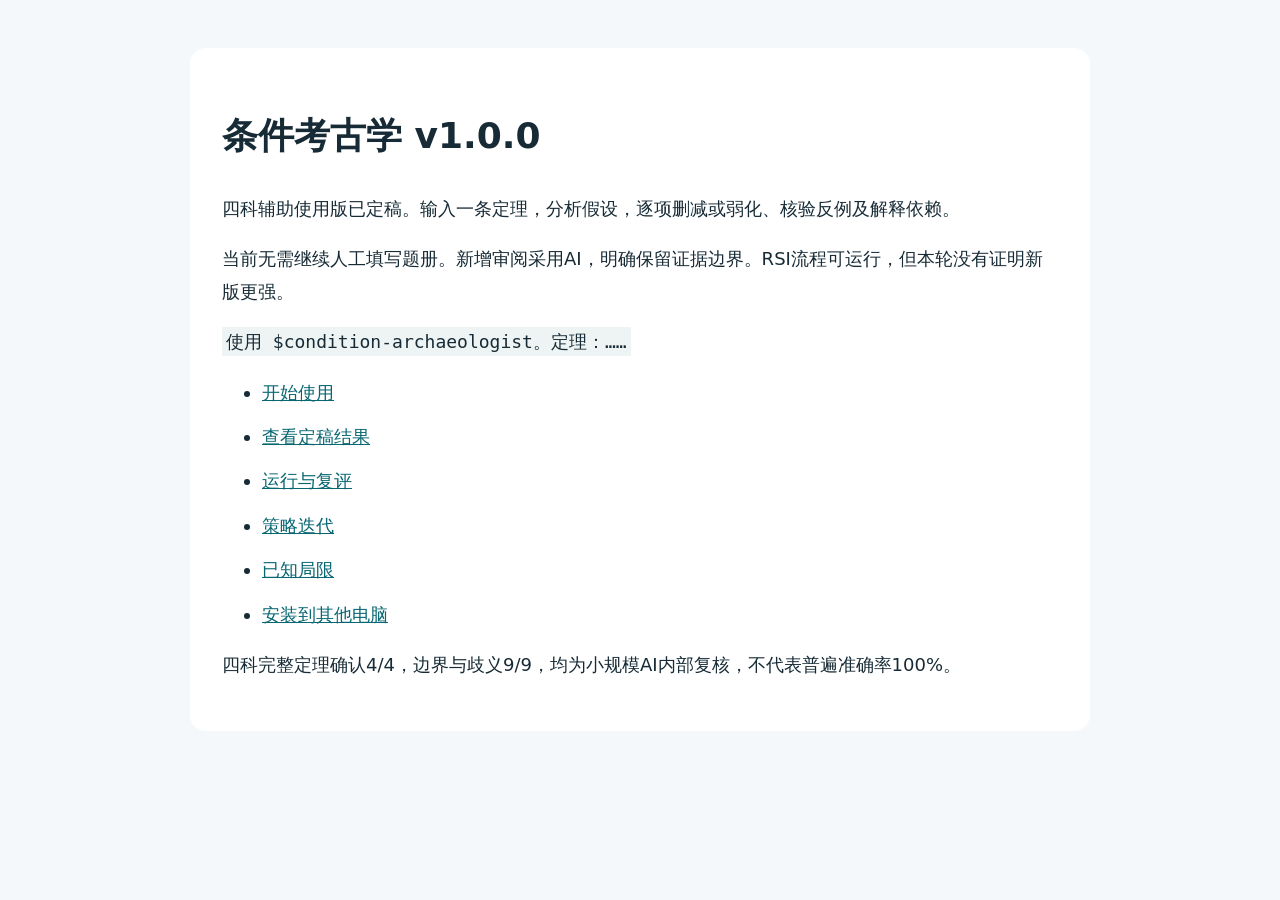
<file: docs/history-v1.0.0/当前入口.html>
<!doctype html><html lang="zh-CN"><meta charset="utf-8"><meta name="viewport" content="width=device-width"><title>条件考古学 v1.0.0</title><style>body{font:18px/1.8 system-ui;max-width:900px;margin:48px auto;padding:0 24px;color:#172b36;background:#f5f8fa}main{background:white;border-radius:16px;padding:32px}a{color:#086773}li{margin:12px 0}code{background:#eef4f4;padding:4px}</style><main><h1>条件考古学 v1.0.0</h1><p>四科辅助使用版已定稿。输入一条定理，分析假设，逐项删减或弱化、核验反例及解释依赖。</p><p>当前无需继续人工填写题册。新增审阅采用AI，明确保留证据边界。RSI流程可运行，但本轮没有证明新版更强。</p><p><code>使用 $condition-archaeologist。定理：……</code></p><ul><li><a href="现在开始使用.md">开始使用</a></li><li><a href="定稿报告_v1.0.0.md">查看定稿结果</a></li><li><a href="评测运行说明.md">运行与复评</a></li><li><a href="RSI迭代运行说明.md">策略迭代</a></li><li><a href="核验与运行缺口登记.md">已知局限</a></li><li><a href="跨Agent迁移说明.txt">安装到其他电脑</a></li></ul><p>四科完整定理确认4/4，边界与歧义9/9，均为小规模AI内部复核，不代表普遍准确率100%。</p></main></html>
</file>
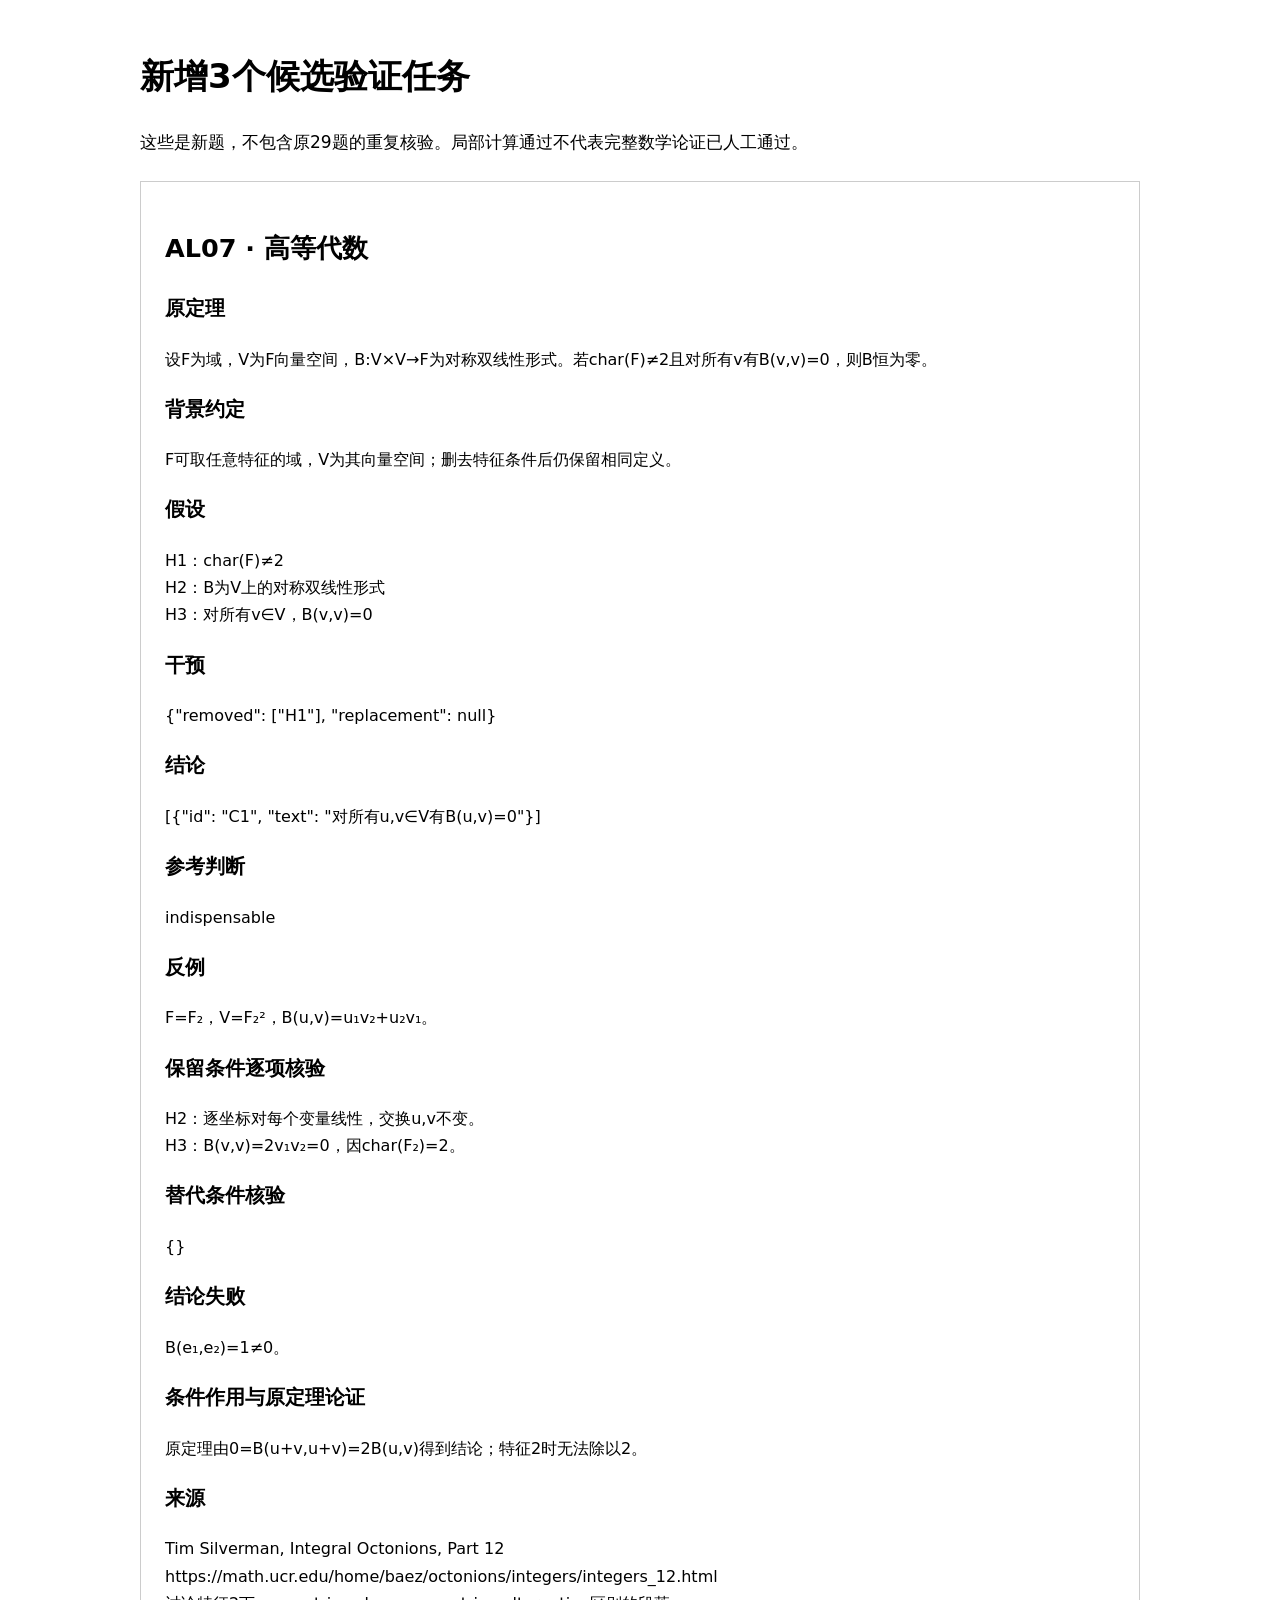
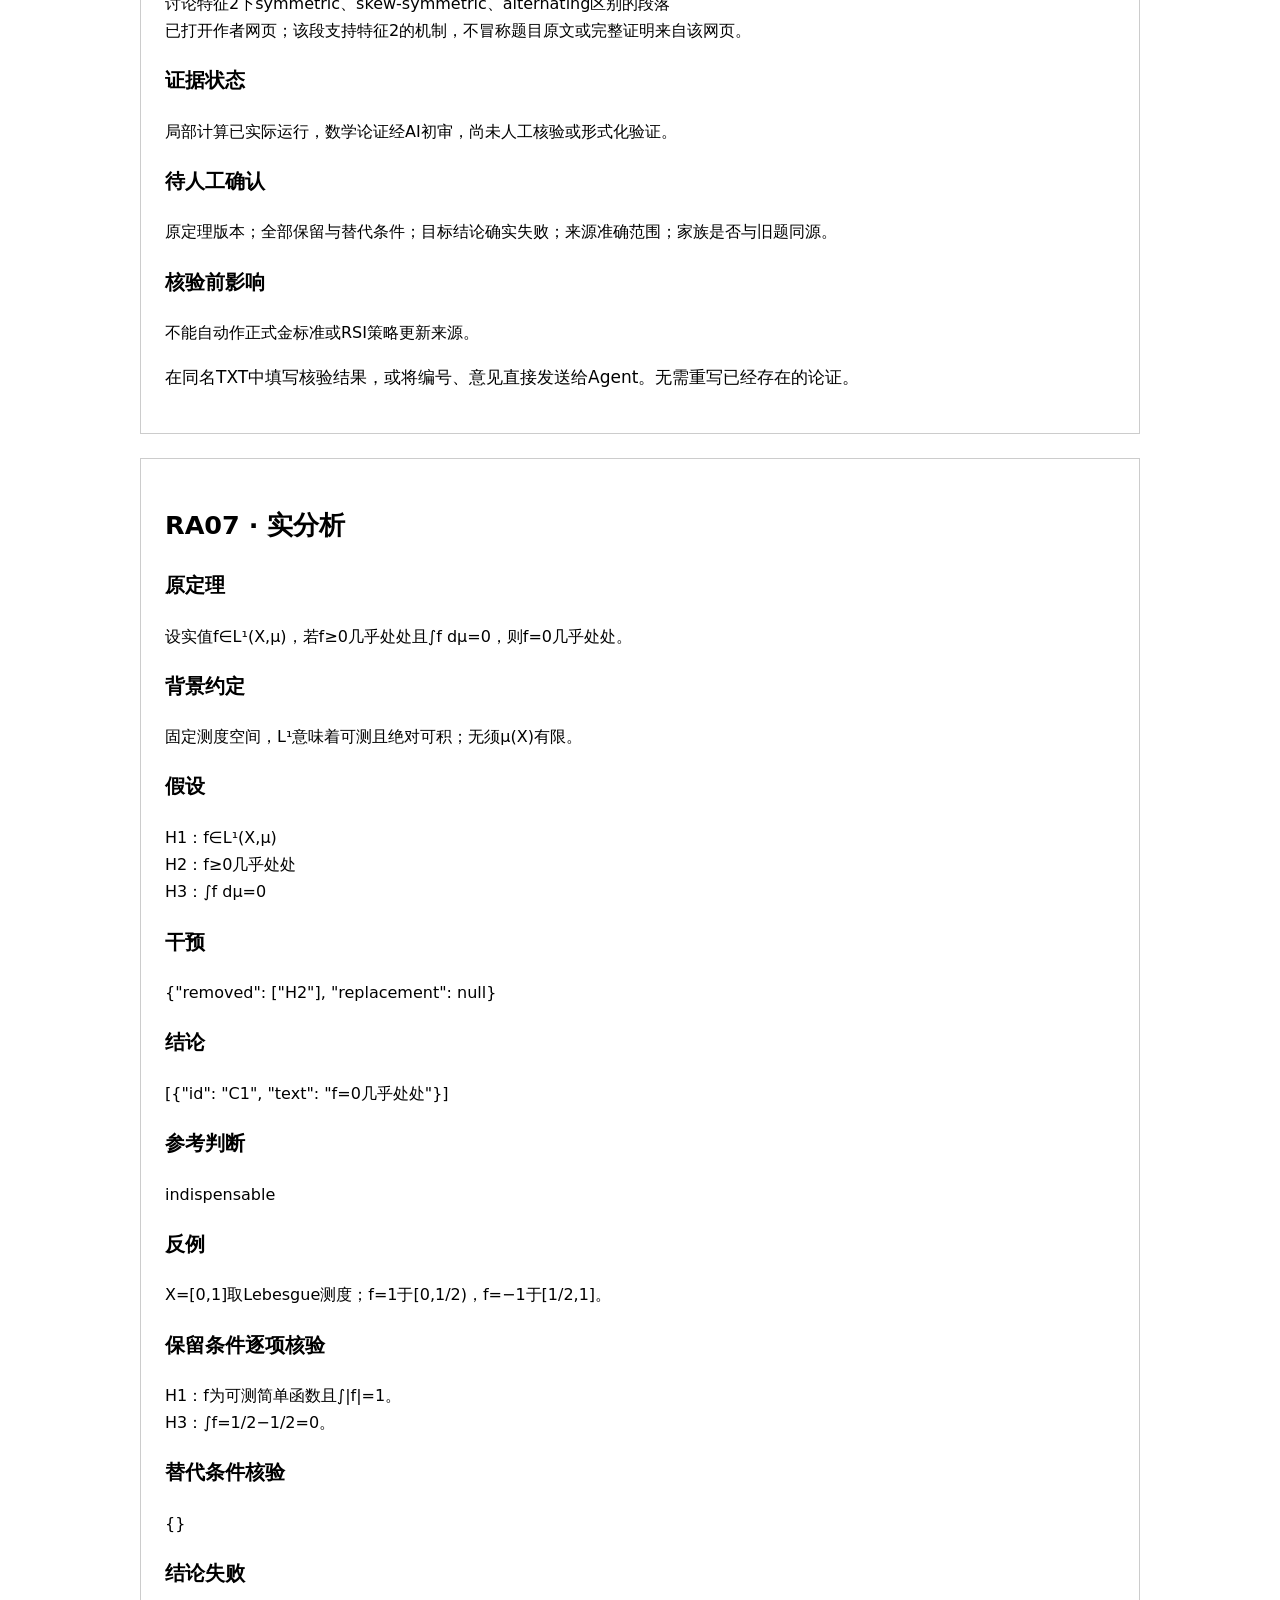
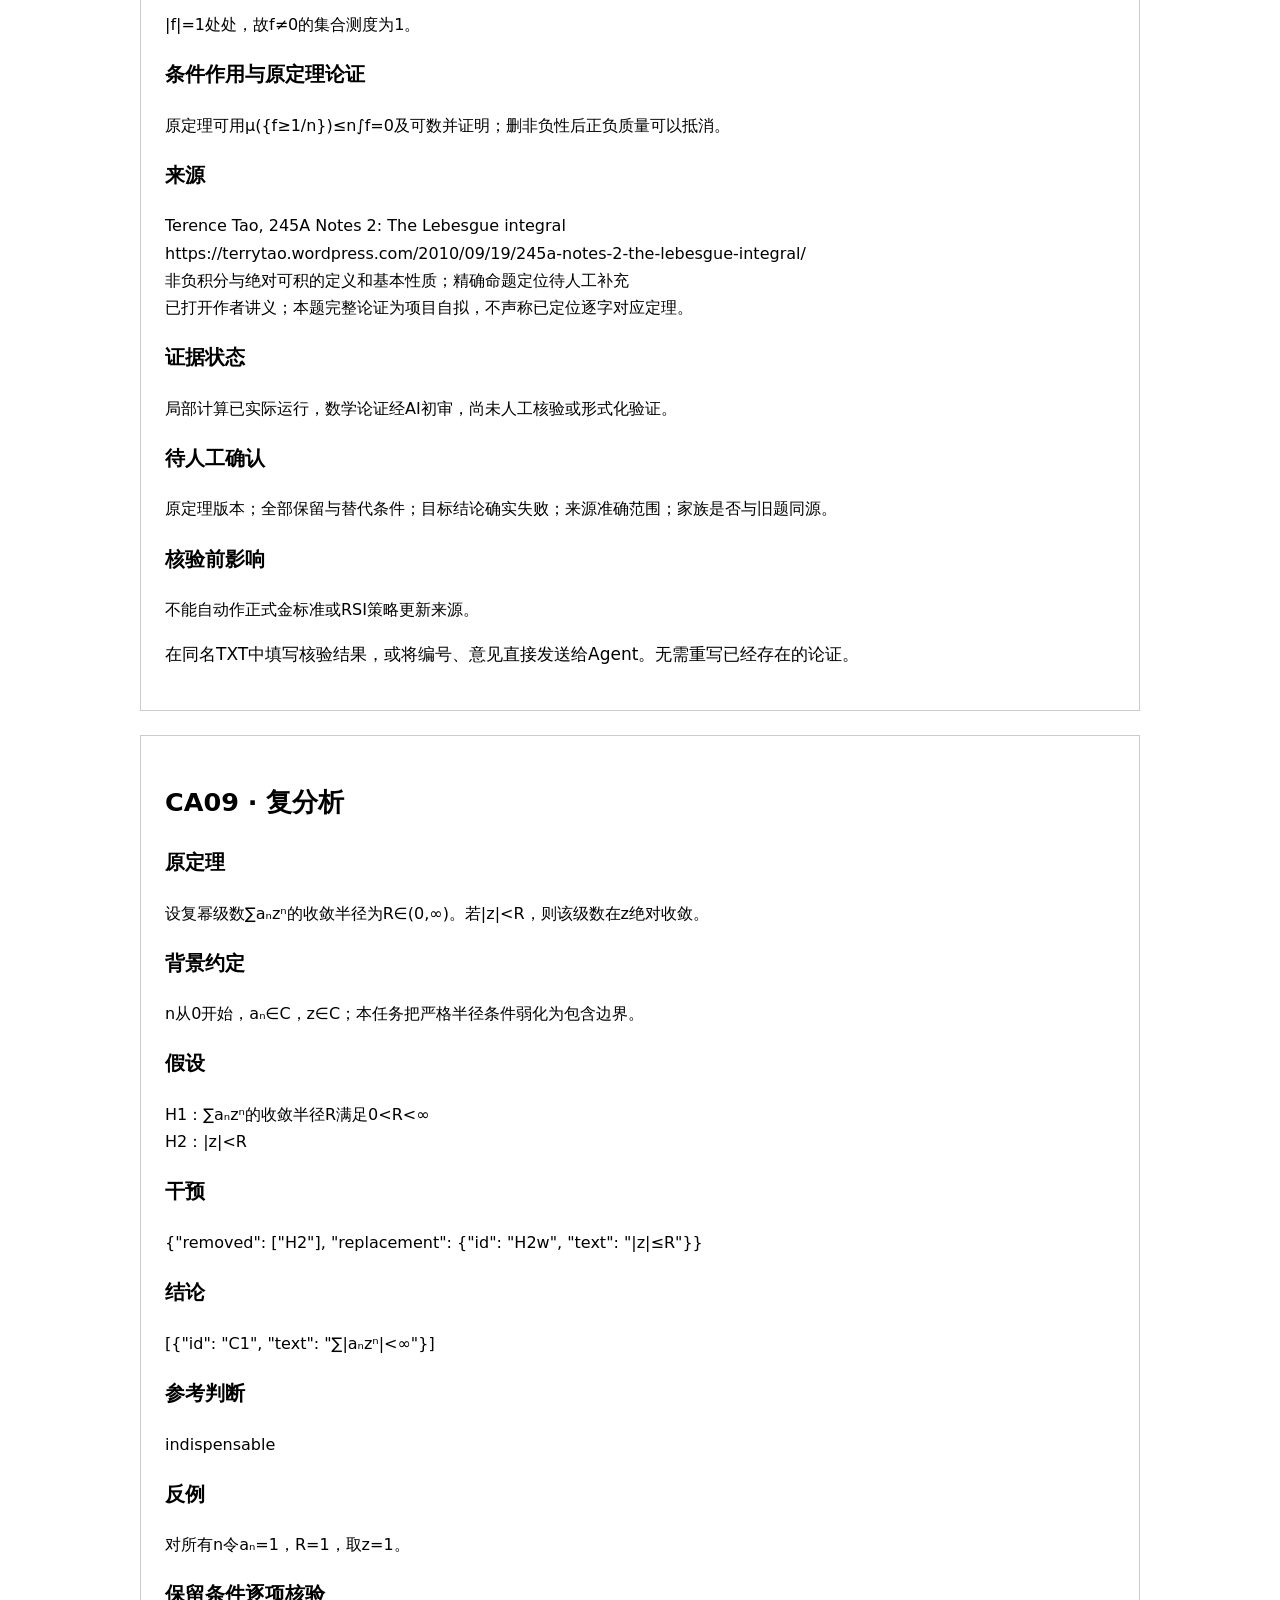
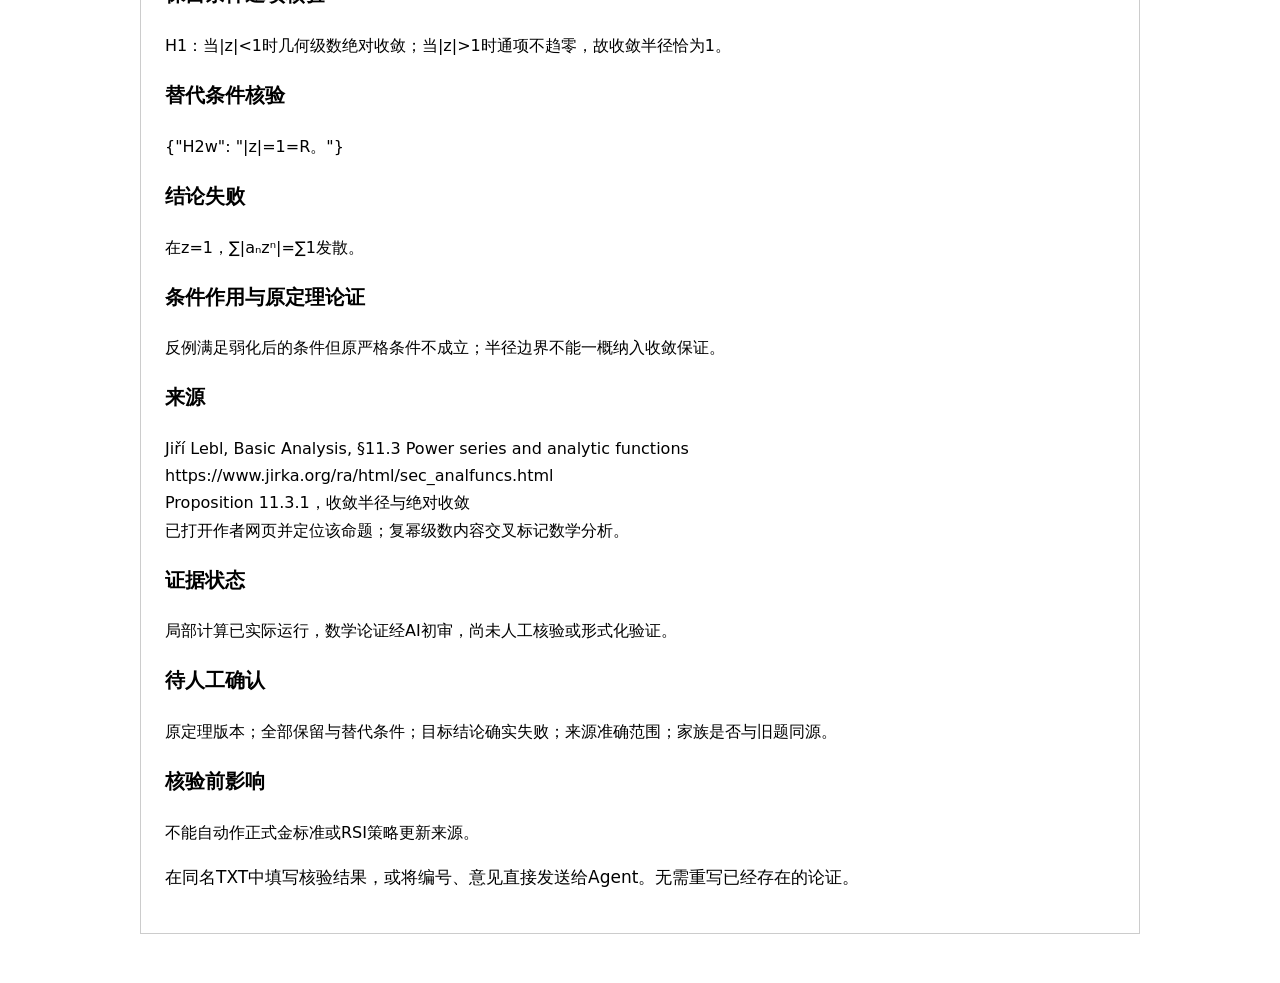
<file: docs/history-v1.0.0/新增3题人工核验.html>
<!doctype html><html lang="zh-CN"><meta charset="utf-8"><title>新增3题人工核验</title><style>body{font:17px/1.7 system-ui;max-width:1000px;margin:auto;padding:25px}pre{white-space:pre-wrap;font:16px/1.7 system-ui}article{border:1px solid #ccc;padding:24px;margin:24px 0}</style><h1>新增3个候选验证任务</h1><p>这些是新题，不包含原29题的重复核验。局部计算通过不代表完整数学论证已人工通过。</p><article><h2>AL07 · 高等代数</h2><h3>原定理</h3><pre>设F为域，V为F向量空间，B:V×V→F为对称双线性形式。若char(F)≠2且对所有v有B(v,v)=0，则B恒为零。</pre><h3>背景约定</h3><pre>F可取任意特征的域，V为其向量空间；删去特征条件后仍保留相同定义。</pre><h3>假设</h3><pre>H1：char(F)≠2
H2：B为V上的对称双线性形式
H3：对所有v∈V，B(v,v)=0</pre><h3>干预</h3><pre>{&quot;removed&quot;: [&quot;H1&quot;], &quot;replacement&quot;: null}</pre><h3>结论</h3><pre>[{&quot;id&quot;: &quot;C1&quot;, &quot;text&quot;: &quot;对所有u,v∈V有B(u,v)=0&quot;}]</pre><h3>参考判断</h3><pre>indispensable</pre><h3>反例</h3><pre>F=F₂，V=F₂²，B(u,v)=u₁v₂+u₂v₁。</pre><h3>保留条件逐项核验</h3><pre>H2：逐坐标对每个变量线性，交换u,v不变。
H3：B(v,v)=2v₁v₂=0，因char(F₂)=2。</pre><h3>替代条件核验</h3><pre>{}</pre><h3>结论失败</h3><pre>B(e₁,e₂)=1≠0。</pre><h3>条件作用与原定理论证</h3><pre>原定理由0=B(u+v,u+v)=2B(u,v)得到结论；特征2时无法除以2。</pre><h3>来源</h3><pre>Tim Silverman, Integral Octonions, Part 12
https://math.ucr.edu/home/baez/octonions/integers/integers_12.html
讨论特征2下symmetric、skew-symmetric、alternating区别的段落
已打开作者网页；该段支持特征2的机制，不冒称题目原文或完整证明来自该网页。</pre><h3>证据状态</h3><pre>局部计算已实际运行，数学论证经AI初审，尚未人工核验或形式化验证。</pre><h3>待人工确认</h3><pre>原定理版本；全部保留与替代条件；目标结论确实失败；来源准确范围；家族是否与旧题同源。</pre><h3>核验前影响</h3><pre>不能自动作正式金标准或RSI策略更新来源。</pre><p>在同名TXT中填写核验结果，或将编号、意见直接发送给Agent。无需重写已经存在的论证。</p></article><article><h2>RA07 · 实分析</h2><h3>原定理</h3><pre>设实值f∈L¹(X,μ)，若f≥0几乎处处且∫f dμ=0，则f=0几乎处处。</pre><h3>背景约定</h3><pre>固定测度空间，L¹意味着可测且绝对可积；无须μ(X)有限。</pre><h3>假设</h3><pre>H1：f∈L¹(X,μ)
H2：f≥0几乎处处
H3：∫f dμ=0</pre><h3>干预</h3><pre>{&quot;removed&quot;: [&quot;H2&quot;], &quot;replacement&quot;: null}</pre><h3>结论</h3><pre>[{&quot;id&quot;: &quot;C1&quot;, &quot;text&quot;: &quot;f=0几乎处处&quot;}]</pre><h3>参考判断</h3><pre>indispensable</pre><h3>反例</h3><pre>X=[0,1]取Lebesgue测度；f=1于[0,1/2)，f=−1于[1/2,1]。</pre><h3>保留条件逐项核验</h3><pre>H1：f为可测简单函数且∫|f|=1。
H3：∫f=1/2−1/2=0。</pre><h3>替代条件核验</h3><pre>{}</pre><h3>结论失败</h3><pre>|f|=1处处，故f≠0的集合测度为1。</pre><h3>条件作用与原定理论证</h3><pre>原定理可用μ({f≥1/n})≤n∫f=0及可数并证明；删非负性后正负质量可以抵消。</pre><h3>来源</h3><pre>Terence Tao, 245A Notes 2: The Lebesgue integral
https://terrytao.wordpress.com/2010/09/19/245a-notes-2-the-lebesgue-integral/
非负积分与绝对可积的定义和基本性质；精确命题定位待人工补充
已打开作者讲义；本题完整论证为项目自拟，不声称已定位逐字对应定理。</pre><h3>证据状态</h3><pre>局部计算已实际运行，数学论证经AI初审，尚未人工核验或形式化验证。</pre><h3>待人工确认</h3><pre>原定理版本；全部保留与替代条件；目标结论确实失败；来源准确范围；家族是否与旧题同源。</pre><h3>核验前影响</h3><pre>不能自动作正式金标准或RSI策略更新来源。</pre><p>在同名TXT中填写核验结果，或将编号、意见直接发送给Agent。无需重写已经存在的论证。</p></article><article><h2>CA09 · 复分析</h2><h3>原定理</h3><pre>设复幂级数∑aₙzⁿ的收敛半径为R∈(0,∞)。若|z|&lt;R，则该级数在z绝对收敛。</pre><h3>背景约定</h3><pre>n从0开始，aₙ∈C，z∈C；本任务把严格半径条件弱化为包含边界。</pre><h3>假设</h3><pre>H1：∑aₙzⁿ的收敛半径R满足0&lt;R&lt;∞
H2：|z|&lt;R</pre><h3>干预</h3><pre>{&quot;removed&quot;: [&quot;H2&quot;], &quot;replacement&quot;: {&quot;id&quot;: &quot;H2w&quot;, &quot;text&quot;: &quot;|z|≤R&quot;}}</pre><h3>结论</h3><pre>[{&quot;id&quot;: &quot;C1&quot;, &quot;text&quot;: &quot;∑|aₙzⁿ|&lt;∞&quot;}]</pre><h3>参考判断</h3><pre>indispensable</pre><h3>反例</h3><pre>对所有n令aₙ=1，R=1，取z=1。</pre><h3>保留条件逐项核验</h3><pre>H1：当|z|&lt;1时几何级数绝对收敛；当|z|&gt;1时通项不趋零，故收敛半径恰为1。</pre><h3>替代条件核验</h3><pre>{&quot;H2w&quot;: &quot;|z|=1=R。&quot;}</pre><h3>结论失败</h3><pre>在z=1，∑|aₙzⁿ|=∑1发散。</pre><h3>条件作用与原定理论证</h3><pre>反例满足弱化后的条件但原严格条件不成立；半径边界不能一概纳入收敛保证。</pre><h3>来源</h3><pre>Jiří Lebl, Basic Analysis, §11.3 Power series and analytic functions
https://www.jirka.org/ra/html/sec_analfuncs.html
Proposition 11.3.1，收敛半径与绝对收敛
已打开作者网页并定位该命题；复幂级数内容交叉标记数学分析。</pre><h3>证据状态</h3><pre>局部计算已实际运行，数学论证经AI初审，尚未人工核验或形式化验证。</pre><h3>待人工确认</h3><pre>原定理版本；全部保留与替代条件；目标结论确实失败；来源准确范围；家族是否与旧题同源。</pre><h3>核验前影响</h3><pre>不能自动作正式金标准或RSI策略更新来源。</pre><p>在同名TXT中填写核验结果，或将编号、意见直接发送给Agent。无需重写已经存在的论证。</p></article></html>
</file>
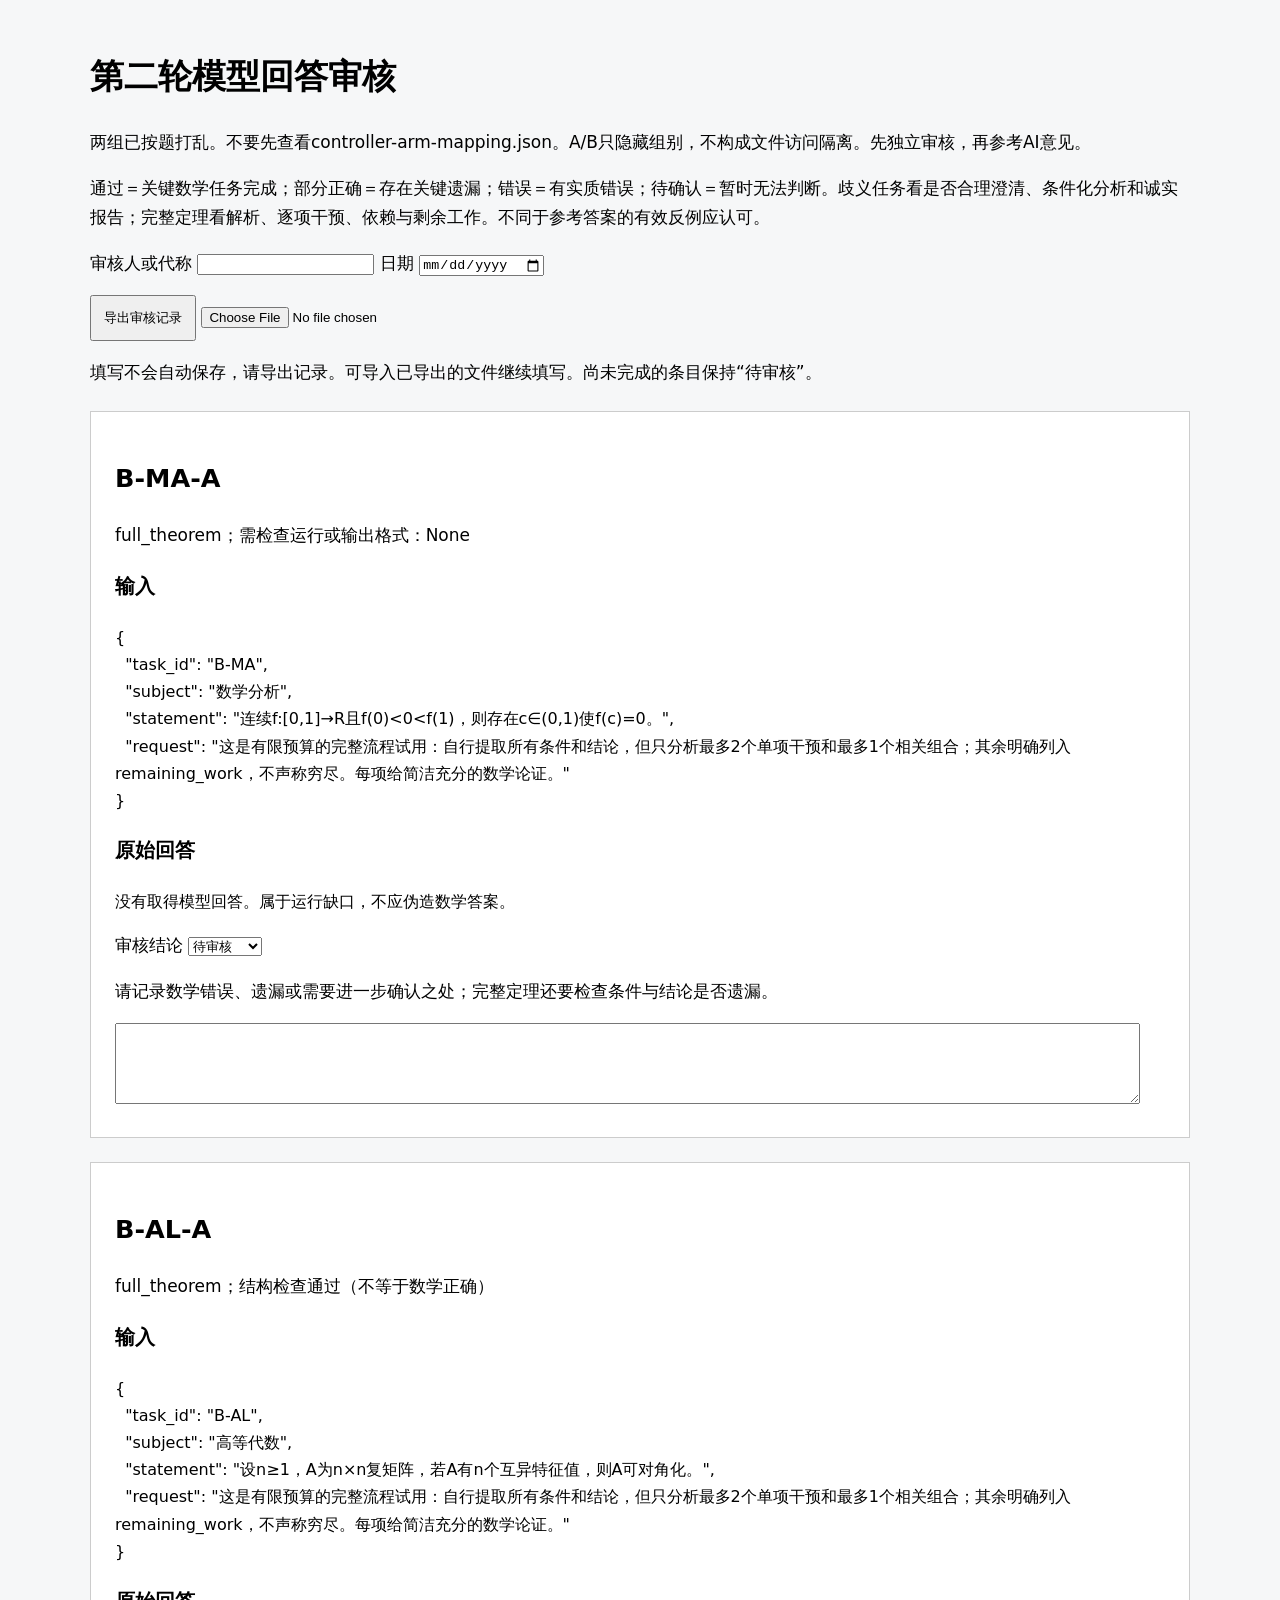
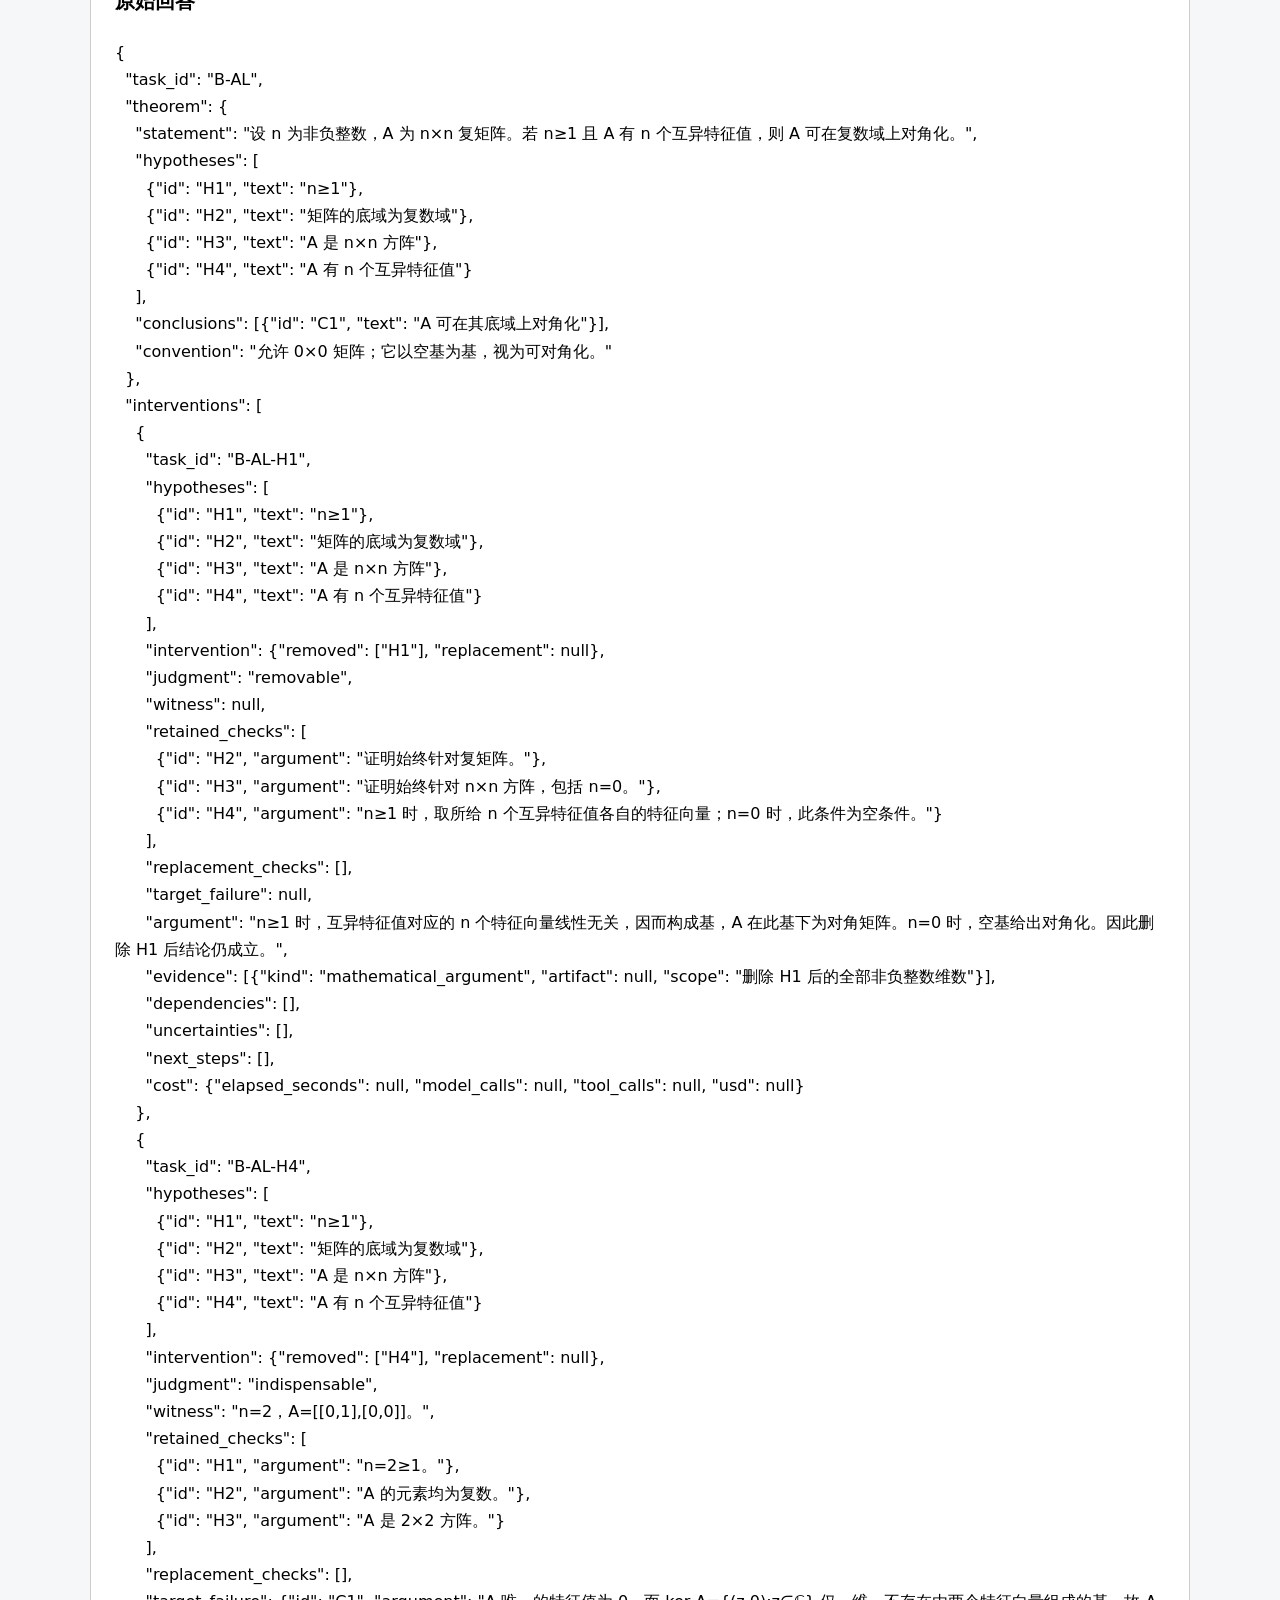
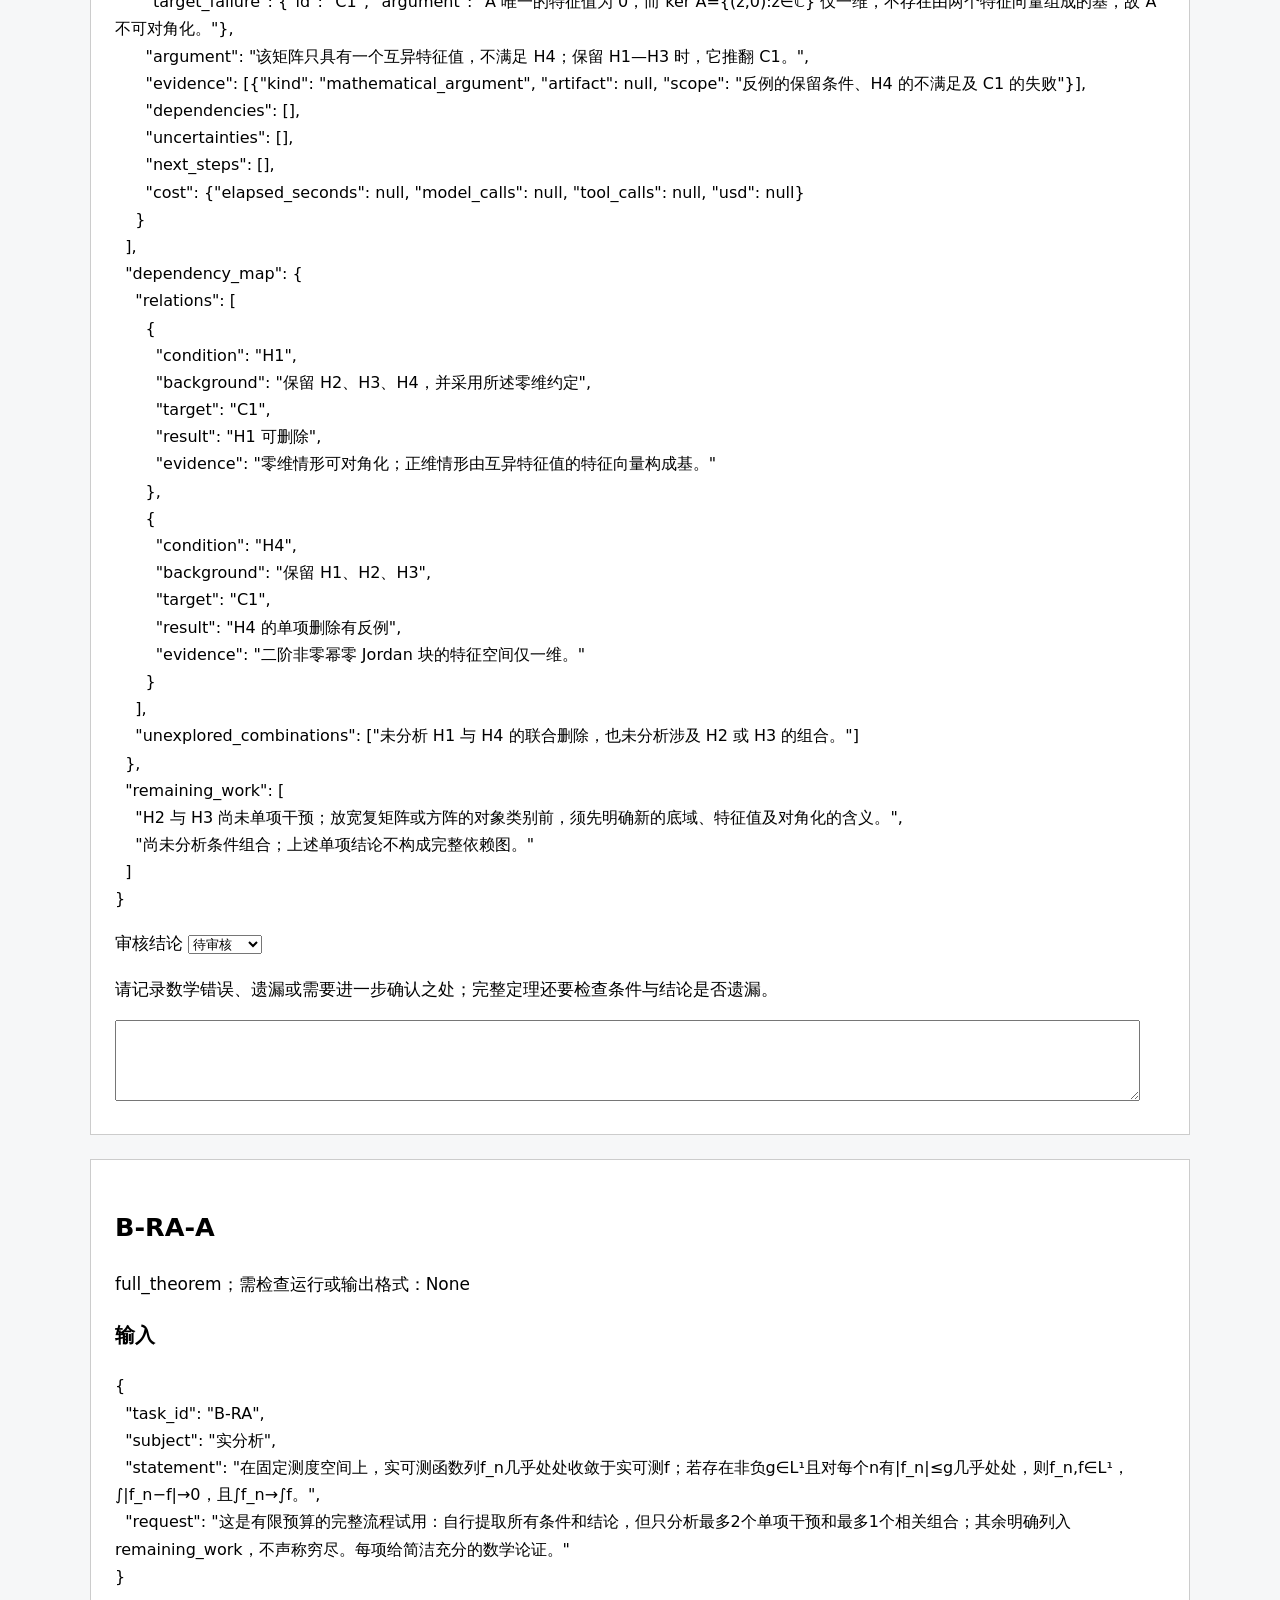
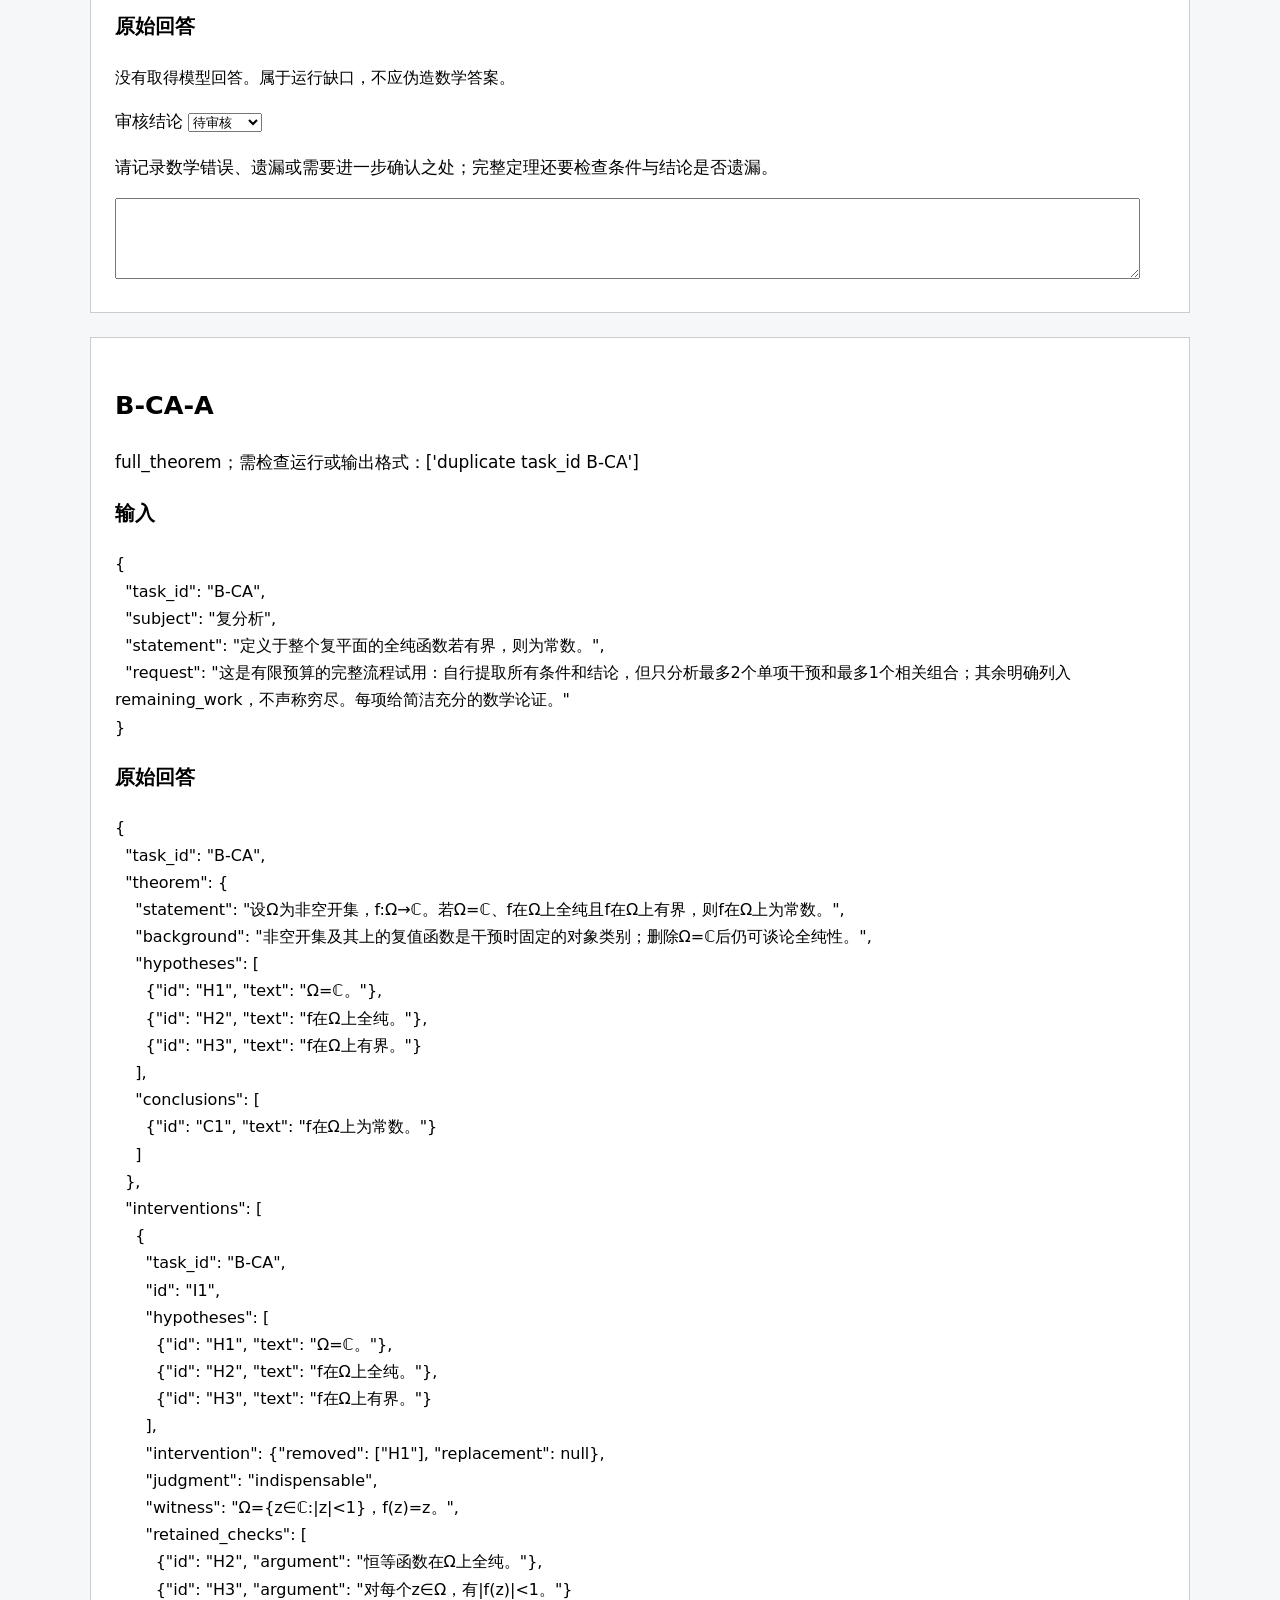
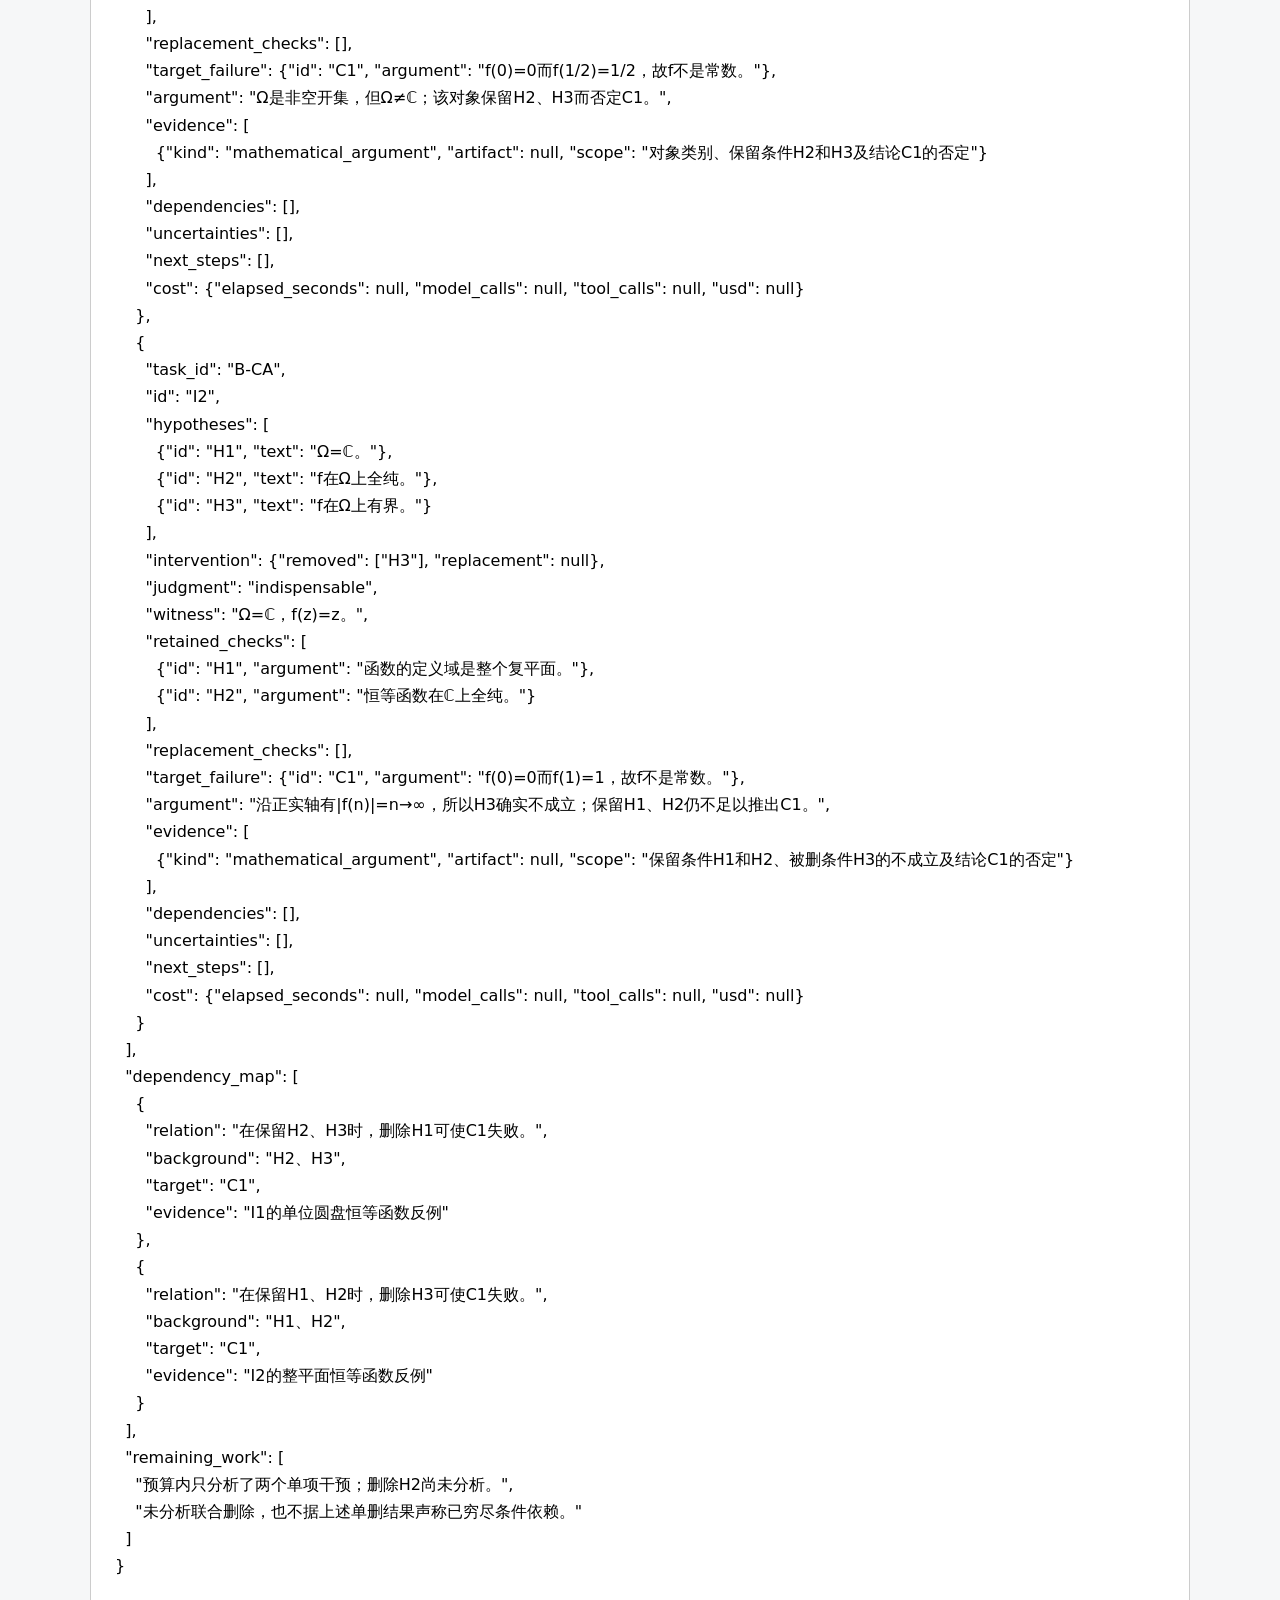
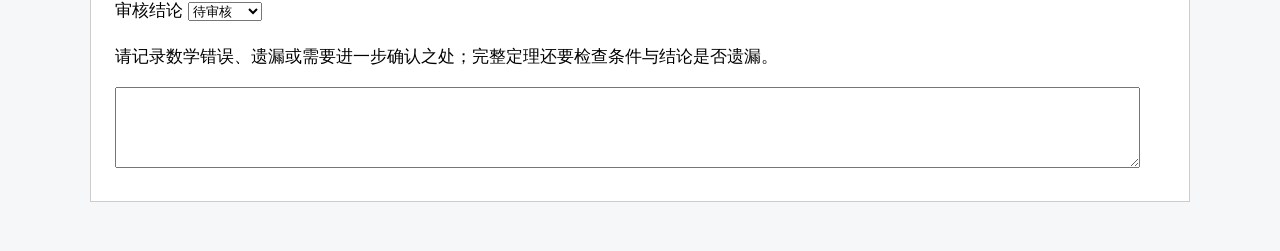
<file: reports/history-v1.0.0/full-theorem-bounded-v0.2.1-2026-11-05/模型回答人工审核.html>
<!doctype html><html lang="zh-CN"><meta charset="utf-8"><title>第二轮模型回答审核</title>
<style>body{font:17px/1.7 system-ui;max-width:1100px;margin:auto;padding:25px;background:#f6f7f8}article{background:white;margin:24px 0;padding:24px;border:1px solid #ccc}pre{font:16px/1.7 system-ui;white-space:pre-wrap;overflow-wrap:anywhere}textarea{width:97%}button{padding:12px}</style>
<h1>第二轮模型回答审核</h1><p>两组已按题打乱。不要先查看controller-arm-mapping.json。A/B只隐藏组别，不构成文件访问隔离。先独立审核，再参考AI意见。</p>
<p>通过＝关键数学任务完成；部分正确＝存在关键遗漏；错误＝有实质错误；待确认＝暂时无法判断。歧义任务看是否合理澄清、条件化分析和诚实报告；完整定理看解析、逐项干预、依赖与剩余工作。不同于参考答案的有效反例应认可。</p>
<p>审核人或代称 <input id="reviewer"> 日期 <input id="date" type="date"></p>
<button onclick="exportData()">导出审核记录</button> <input type="file" accept=".json" onchange="restore(this)">
<p>填写不会自动保存，请导出记录。可导入已导出的文件继续填写。尚未完成的条目保持“待审核”。</p>
<article><h2>B-MA-A</h2><p>full_theorem；需检查运行或输出格式：None</p><h3>输入</h3><pre>{
  &quot;task_id&quot;: &quot;B-MA&quot;,
  &quot;subject&quot;: &quot;数学分析&quot;,
  &quot;statement&quot;: &quot;连续f:[0,1]→R且f(0)&lt;0&lt;f(1)，则存在c∈(0,1)使f(c)=0。&quot;,
  &quot;request&quot;: &quot;这是有限预算的完整流程试用：自行提取所有条件和结论，但只分析最多2个单项干预和最多1个相关组合；其余明确列入remaining_work，不声称穷尽。每项给简洁充分的数学论证。&quot;
}</pre><h3>原始回答</h3><pre>没有取得模型回答。属于运行缺口，不应伪造数学答案。</pre><label>审核结论 <select data-id="B-MA-A"><option>待审核</option><option>通过</option><option>部分正确</option><option>错误</option><option>待确认</option></select></label><p>请记录数学错误、遗漏或需要进一步确认之处；完整定理还要检查条件与结论是否遗漏。</p><textarea data-id="B-MA-A" rows="5"></textarea></article><article><h2>B-AL-A</h2><p>full_theorem；结构检查通过（不等于数学正确）</p><h3>输入</h3><pre>{
  &quot;task_id&quot;: &quot;B-AL&quot;,
  &quot;subject&quot;: &quot;高等代数&quot;,
  &quot;statement&quot;: &quot;设n≥1，A为n×n复矩阵，若A有n个互异特征值，则A可对角化。&quot;,
  &quot;request&quot;: &quot;这是有限预算的完整流程试用：自行提取所有条件和结论，但只分析最多2个单项干预和最多1个相关组合；其余明确列入remaining_work，不声称穷尽。每项给简洁充分的数学论证。&quot;
}</pre><h3>原始回答</h3><pre>{
  &quot;task_id&quot;: &quot;B-AL&quot;,
  &quot;theorem&quot;: {
    &quot;statement&quot;: &quot;设 n 为非负整数，A 为 n×n 复矩阵。若 n≥1 且 A 有 n 个互异特征值，则 A 可在复数域上对角化。&quot;,
    &quot;hypotheses&quot;: [
      {&quot;id&quot;: &quot;H1&quot;, &quot;text&quot;: &quot;n≥1&quot;},
      {&quot;id&quot;: &quot;H2&quot;, &quot;text&quot;: &quot;矩阵的底域为复数域&quot;},
      {&quot;id&quot;: &quot;H3&quot;, &quot;text&quot;: &quot;A 是 n×n 方阵&quot;},
      {&quot;id&quot;: &quot;H4&quot;, &quot;text&quot;: &quot;A 有 n 个互异特征值&quot;}
    ],
    &quot;conclusions&quot;: [{&quot;id&quot;: &quot;C1&quot;, &quot;text&quot;: &quot;A 可在其底域上对角化&quot;}],
    &quot;convention&quot;: &quot;允许 0×0 矩阵；它以空基为基，视为可对角化。&quot;
  },
  &quot;interventions&quot;: [
    {
      &quot;task_id&quot;: &quot;B-AL-H1&quot;,
      &quot;hypotheses&quot;: [
        {&quot;id&quot;: &quot;H1&quot;, &quot;text&quot;: &quot;n≥1&quot;},
        {&quot;id&quot;: &quot;H2&quot;, &quot;text&quot;: &quot;矩阵的底域为复数域&quot;},
        {&quot;id&quot;: &quot;H3&quot;, &quot;text&quot;: &quot;A 是 n×n 方阵&quot;},
        {&quot;id&quot;: &quot;H4&quot;, &quot;text&quot;: &quot;A 有 n 个互异特征值&quot;}
      ],
      &quot;intervention&quot;: {&quot;removed&quot;: [&quot;H1&quot;], &quot;replacement&quot;: null},
      &quot;judgment&quot;: &quot;removable&quot;,
      &quot;witness&quot;: null,
      &quot;retained_checks&quot;: [
        {&quot;id&quot;: &quot;H2&quot;, &quot;argument&quot;: &quot;证明始终针对复矩阵。&quot;},
        {&quot;id&quot;: &quot;H3&quot;, &quot;argument&quot;: &quot;证明始终针对 n×n 方阵，包括 n=0。&quot;},
        {&quot;id&quot;: &quot;H4&quot;, &quot;argument&quot;: &quot;n≥1 时，取所给 n 个互异特征值各自的特征向量；n=0 时，此条件为空条件。&quot;}
      ],
      &quot;replacement_checks&quot;: [],
      &quot;target_failure&quot;: null,
      &quot;argument&quot;: &quot;n≥1 时，互异特征值对应的 n 个特征向量线性无关，因而构成基，A 在此基下为对角矩阵。n=0 时，空基给出对角化。因此删除 H1 后结论仍成立。&quot;,
      &quot;evidence&quot;: [{&quot;kind&quot;: &quot;mathematical_argument&quot;, &quot;artifact&quot;: null, &quot;scope&quot;: &quot;删除 H1 后的全部非负整数维数&quot;}],
      &quot;dependencies&quot;: [],
      &quot;uncertainties&quot;: [],
      &quot;next_steps&quot;: [],
      &quot;cost&quot;: {&quot;elapsed_seconds&quot;: null, &quot;model_calls&quot;: null, &quot;tool_calls&quot;: null, &quot;usd&quot;: null}
    },
    {
      &quot;task_id&quot;: &quot;B-AL-H4&quot;,
      &quot;hypotheses&quot;: [
        {&quot;id&quot;: &quot;H1&quot;, &quot;text&quot;: &quot;n≥1&quot;},
        {&quot;id&quot;: &quot;H2&quot;, &quot;text&quot;: &quot;矩阵的底域为复数域&quot;},
        {&quot;id&quot;: &quot;H3&quot;, &quot;text&quot;: &quot;A 是 n×n 方阵&quot;},
        {&quot;id&quot;: &quot;H4&quot;, &quot;text&quot;: &quot;A 有 n 个互异特征值&quot;}
      ],
      &quot;intervention&quot;: {&quot;removed&quot;: [&quot;H4&quot;], &quot;replacement&quot;: null},
      &quot;judgment&quot;: &quot;indispensable&quot;,
      &quot;witness&quot;: &quot;n=2，A=[[0,1],[0,0]]。&quot;,
      &quot;retained_checks&quot;: [
        {&quot;id&quot;: &quot;H1&quot;, &quot;argument&quot;: &quot;n=2≥1。&quot;},
        {&quot;id&quot;: &quot;H2&quot;, &quot;argument&quot;: &quot;A 的元素均为复数。&quot;},
        {&quot;id&quot;: &quot;H3&quot;, &quot;argument&quot;: &quot;A 是 2×2 方阵。&quot;}
      ],
      &quot;replacement_checks&quot;: [],
      &quot;target_failure&quot;: {&quot;id&quot;: &quot;C1&quot;, &quot;argument&quot;: &quot;A 唯一的特征值为 0，而 ker A={(z,0):z∈ℂ} 仅一维，不存在由两个特征向量组成的基，故 A 不可对角化。&quot;},
      &quot;argument&quot;: &quot;该矩阵只具有一个互异特征值，不满足 H4；保留 H1—H3 时，它推翻 C1。&quot;,
      &quot;evidence&quot;: [{&quot;kind&quot;: &quot;mathematical_argument&quot;, &quot;artifact&quot;: null, &quot;scope&quot;: &quot;反例的保留条件、H4 的不满足及 C1 的失败&quot;}],
      &quot;dependencies&quot;: [],
      &quot;uncertainties&quot;: [],
      &quot;next_steps&quot;: [],
      &quot;cost&quot;: {&quot;elapsed_seconds&quot;: null, &quot;model_calls&quot;: null, &quot;tool_calls&quot;: null, &quot;usd&quot;: null}
    }
  ],
  &quot;dependency_map&quot;: {
    &quot;relations&quot;: [
      {
        &quot;condition&quot;: &quot;H1&quot;,
        &quot;background&quot;: &quot;保留 H2、H3、H4，并采用所述零维约定&quot;,
        &quot;target&quot;: &quot;C1&quot;,
        &quot;result&quot;: &quot;H1 可删除&quot;,
        &quot;evidence&quot;: &quot;零维情形可对角化；正维情形由互异特征值的特征向量构成基。&quot;
      },
      {
        &quot;condition&quot;: &quot;H4&quot;,
        &quot;background&quot;: &quot;保留 H1、H2、H3&quot;,
        &quot;target&quot;: &quot;C1&quot;,
        &quot;result&quot;: &quot;H4 的单项删除有反例&quot;,
        &quot;evidence&quot;: &quot;二阶非零幂零 Jordan 块的特征空间仅一维。&quot;
      }
    ],
    &quot;unexplored_combinations&quot;: [&quot;未分析 H1 与 H4 的联合删除，也未分析涉及 H2 或 H3 的组合。&quot;]
  },
  &quot;remaining_work&quot;: [
    &quot;H2 与 H3 尚未单项干预；放宽复矩阵或方阵的对象类别前，须先明确新的底域、特征值及对角化的含义。&quot;,
    &quot;尚未分析条件组合；上述单项结论不构成完整依赖图。&quot;
  ]
}</pre><label>审核结论 <select data-id="B-AL-A"><option>待审核</option><option>通过</option><option>部分正确</option><option>错误</option><option>待确认</option></select></label><p>请记录数学错误、遗漏或需要进一步确认之处；完整定理还要检查条件与结论是否遗漏。</p><textarea data-id="B-AL-A" rows="5"></textarea></article><article><h2>B-RA-A</h2><p>full_theorem；需检查运行或输出格式：None</p><h3>输入</h3><pre>{
  &quot;task_id&quot;: &quot;B-RA&quot;,
  &quot;subject&quot;: &quot;实分析&quot;,
  &quot;statement&quot;: &quot;在固定测度空间上，实可测函数列f_n几乎处处收敛于实可测f；若存在非负g∈L¹且对每个n有|f_n|≤g几乎处处，则f_n,f∈L¹，∫|f_n−f|→0，且∫f_n→∫f。&quot;,
  &quot;request&quot;: &quot;这是有限预算的完整流程试用：自行提取所有条件和结论，但只分析最多2个单项干预和最多1个相关组合；其余明确列入remaining_work，不声称穷尽。每项给简洁充分的数学论证。&quot;
}</pre><h3>原始回答</h3><pre>没有取得模型回答。属于运行缺口，不应伪造数学答案。</pre><label>审核结论 <select data-id="B-RA-A"><option>待审核</option><option>通过</option><option>部分正确</option><option>错误</option><option>待确认</option></select></label><p>请记录数学错误、遗漏或需要进一步确认之处；完整定理还要检查条件与结论是否遗漏。</p><textarea data-id="B-RA-A" rows="5"></textarea></article><article><h2>B-CA-A</h2><p>full_theorem；需检查运行或输出格式：[&#x27;duplicate task_id B-CA&#x27;]</p><h3>输入</h3><pre>{
  &quot;task_id&quot;: &quot;B-CA&quot;,
  &quot;subject&quot;: &quot;复分析&quot;,
  &quot;statement&quot;: &quot;定义于整个复平面的全纯函数若有界，则为常数。&quot;,
  &quot;request&quot;: &quot;这是有限预算的完整流程试用：自行提取所有条件和结论，但只分析最多2个单项干预和最多1个相关组合；其余明确列入remaining_work，不声称穷尽。每项给简洁充分的数学论证。&quot;
}</pre><h3>原始回答</h3><pre>{
  &quot;task_id&quot;: &quot;B-CA&quot;,
  &quot;theorem&quot;: {
    &quot;statement&quot;: &quot;设Ω为非空开集，f:Ω→ℂ。若Ω=ℂ、f在Ω上全纯且f在Ω上有界，则f在Ω上为常数。&quot;,
    &quot;background&quot;: &quot;非空开集及其上的复值函数是干预时固定的对象类别；删除Ω=ℂ后仍可谈论全纯性。&quot;,
    &quot;hypotheses&quot;: [
      {&quot;id&quot;: &quot;H1&quot;, &quot;text&quot;: &quot;Ω=ℂ。&quot;},
      {&quot;id&quot;: &quot;H2&quot;, &quot;text&quot;: &quot;f在Ω上全纯。&quot;},
      {&quot;id&quot;: &quot;H3&quot;, &quot;text&quot;: &quot;f在Ω上有界。&quot;}
    ],
    &quot;conclusions&quot;: [
      {&quot;id&quot;: &quot;C1&quot;, &quot;text&quot;: &quot;f在Ω上为常数。&quot;}
    ]
  },
  &quot;interventions&quot;: [
    {
      &quot;task_id&quot;: &quot;B-CA&quot;,
      &quot;id&quot;: &quot;I1&quot;,
      &quot;hypotheses&quot;: [
        {&quot;id&quot;: &quot;H1&quot;, &quot;text&quot;: &quot;Ω=ℂ。&quot;},
        {&quot;id&quot;: &quot;H2&quot;, &quot;text&quot;: &quot;f在Ω上全纯。&quot;},
        {&quot;id&quot;: &quot;H3&quot;, &quot;text&quot;: &quot;f在Ω上有界。&quot;}
      ],
      &quot;intervention&quot;: {&quot;removed&quot;: [&quot;H1&quot;], &quot;replacement&quot;: null},
      &quot;judgment&quot;: &quot;indispensable&quot;,
      &quot;witness&quot;: &quot;Ω={z∈ℂ:|z|&lt;1}，f(z)=z。&quot;,
      &quot;retained_checks&quot;: [
        {&quot;id&quot;: &quot;H2&quot;, &quot;argument&quot;: &quot;恒等函数在Ω上全纯。&quot;},
        {&quot;id&quot;: &quot;H3&quot;, &quot;argument&quot;: &quot;对每个z∈Ω，有|f(z)|&lt;1。&quot;}
      ],
      &quot;replacement_checks&quot;: [],
      &quot;target_failure&quot;: {&quot;id&quot;: &quot;C1&quot;, &quot;argument&quot;: &quot;f(0)=0而f(1/2)=1/2，故f不是常数。&quot;},
      &quot;argument&quot;: &quot;Ω是非空开集，但Ω≠ℂ；该对象保留H2、H3而否定C1。&quot;,
      &quot;evidence&quot;: [
        {&quot;kind&quot;: &quot;mathematical_argument&quot;, &quot;artifact&quot;: null, &quot;scope&quot;: &quot;对象类别、保留条件H2和H3及结论C1的否定&quot;}
      ],
      &quot;dependencies&quot;: [],
      &quot;uncertainties&quot;: [],
      &quot;next_steps&quot;: [],
      &quot;cost&quot;: {&quot;elapsed_seconds&quot;: null, &quot;model_calls&quot;: null, &quot;tool_calls&quot;: null, &quot;usd&quot;: null}
    },
    {
      &quot;task_id&quot;: &quot;B-CA&quot;,
      &quot;id&quot;: &quot;I2&quot;,
      &quot;hypotheses&quot;: [
        {&quot;id&quot;: &quot;H1&quot;, &quot;text&quot;: &quot;Ω=ℂ。&quot;},
        {&quot;id&quot;: &quot;H2&quot;, &quot;text&quot;: &quot;f在Ω上全纯。&quot;},
        {&quot;id&quot;: &quot;H3&quot;, &quot;text&quot;: &quot;f在Ω上有界。&quot;}
      ],
      &quot;intervention&quot;: {&quot;removed&quot;: [&quot;H3&quot;], &quot;replacement&quot;: null},
      &quot;judgment&quot;: &quot;indispensable&quot;,
      &quot;witness&quot;: &quot;Ω=ℂ，f(z)=z。&quot;,
      &quot;retained_checks&quot;: [
        {&quot;id&quot;: &quot;H1&quot;, &quot;argument&quot;: &quot;函数的定义域是整个复平面。&quot;},
        {&quot;id&quot;: &quot;H2&quot;, &quot;argument&quot;: &quot;恒等函数在ℂ上全纯。&quot;}
      ],
      &quot;replacement_checks&quot;: [],
      &quot;target_failure&quot;: {&quot;id&quot;: &quot;C1&quot;, &quot;argument&quot;: &quot;f(0)=0而f(1)=1，故f不是常数。&quot;},
      &quot;argument&quot;: &quot;沿正实轴有|f(n)|=n→∞，所以H3确实不成立；保留H1、H2仍不足以推出C1。&quot;,
      &quot;evidence&quot;: [
        {&quot;kind&quot;: &quot;mathematical_argument&quot;, &quot;artifact&quot;: null, &quot;scope&quot;: &quot;保留条件H1和H2、被删条件H3的不成立及结论C1的否定&quot;}
      ],
      &quot;dependencies&quot;: [],
      &quot;uncertainties&quot;: [],
      &quot;next_steps&quot;: [],
      &quot;cost&quot;: {&quot;elapsed_seconds&quot;: null, &quot;model_calls&quot;: null, &quot;tool_calls&quot;: null, &quot;usd&quot;: null}
    }
  ],
  &quot;dependency_map&quot;: [
    {
      &quot;relation&quot;: &quot;在保留H2、H3时，删除H1可使C1失败。&quot;,
      &quot;background&quot;: &quot;H2、H3&quot;,
      &quot;target&quot;: &quot;C1&quot;,
      &quot;evidence&quot;: &quot;I1的单位圆盘恒等函数反例&quot;
    },
    {
      &quot;relation&quot;: &quot;在保留H1、H2时，删除H3可使C1失败。&quot;,
      &quot;background&quot;: &quot;H1、H2&quot;,
      &quot;target&quot;: &quot;C1&quot;,
      &quot;evidence&quot;: &quot;I2的整平面恒等函数反例&quot;
    }
  ],
  &quot;remaining_work&quot;: [
    &quot;预算内只分析了两个单项干预；删除H2尚未分析。&quot;,
    &quot;未分析联合删除，也不据上述单删结果声称已穷尽条件依赖。&quot;
  ]
}</pre><label>审核结论 <select data-id="B-CA-A"><option>待审核</option><option>通过</option><option>部分正确</option><option>错误</option><option>待确认</option></select></label><p>请记录数学错误、遗漏或需要进一步确认之处；完整定理还要检查条件与结论是否遗漏。</p><textarea data-id="B-CA-A" rows="5"></textarea></article><script>const bound={"digest": "6720be23b01d31c64950a5dbe7f686a7da63d085a559616a59f04b3806d64988", "records": [{"review_id": "B-MA-A", "response_digest": "aad7261134a5e8502a48b0815af4ee78330156bd17bdb7490afe4e7eaa944953"}, {"review_id": "B-AL-A", "response_digest": "9a9021c7786ddef33c266988c8dd2c92037b5cb846ba0200af0ad7752b5c5d4f"}, {"review_id": "B-RA-A", "response_digest": "676b0d96d186c89bbea54377c3909867bec35ba4f2874986bae37d44f9d1199e"}, {"review_id": "B-CA-A", "response_digest": "97a688171ea1a898f1561c2820b21216dec6cb58a6d6913f22887dd3c64dc962"}]};
function exportData(){const d={run_digest:bound.digest,reviewer:document.querySelector('#reviewer').value,reviewed_at:document.querySelector('#date').value,records:bound.records.map(r=>({...r,decision:document.querySelector('select[data-id="'+r.review_id+'"]').value,notes:document.querySelector('textarea[data-id="'+r.review_id+'"]').value}))};const u=URL.createObjectURL(new Blob([JSON.stringify(d,null,2)],{type:'application/json'}));const a=document.createElement('a');a.href=u;a.download='第二轮人工审核记录.json';a.click();setTimeout(()=>URL.revokeObjectURL(u),1000)}
async function restore(i){try{const d=JSON.parse(await i.files[0].text());if(d.run_digest!==bound.digest)throw Error('记录属于其他运行或回答已经变化');document.querySelector('#reviewer').value=d.reviewer||'';document.querySelector('#date').value=d.reviewed_at||'';for(const r of d.records){const expected=bound.records.find(e=>e.review_id===r.review_id);if(!expected||expected.response_digest!==r.response_digest)throw Error('回答摘要不匹配');document.querySelector('select[data-id="'+r.review_id+'"]').value=r.decision;document.querySelector('textarea[data-id="'+r.review_id+'"]').value=r.notes||''}}catch(e){alert(e.message)}}
</script></html>
</file>
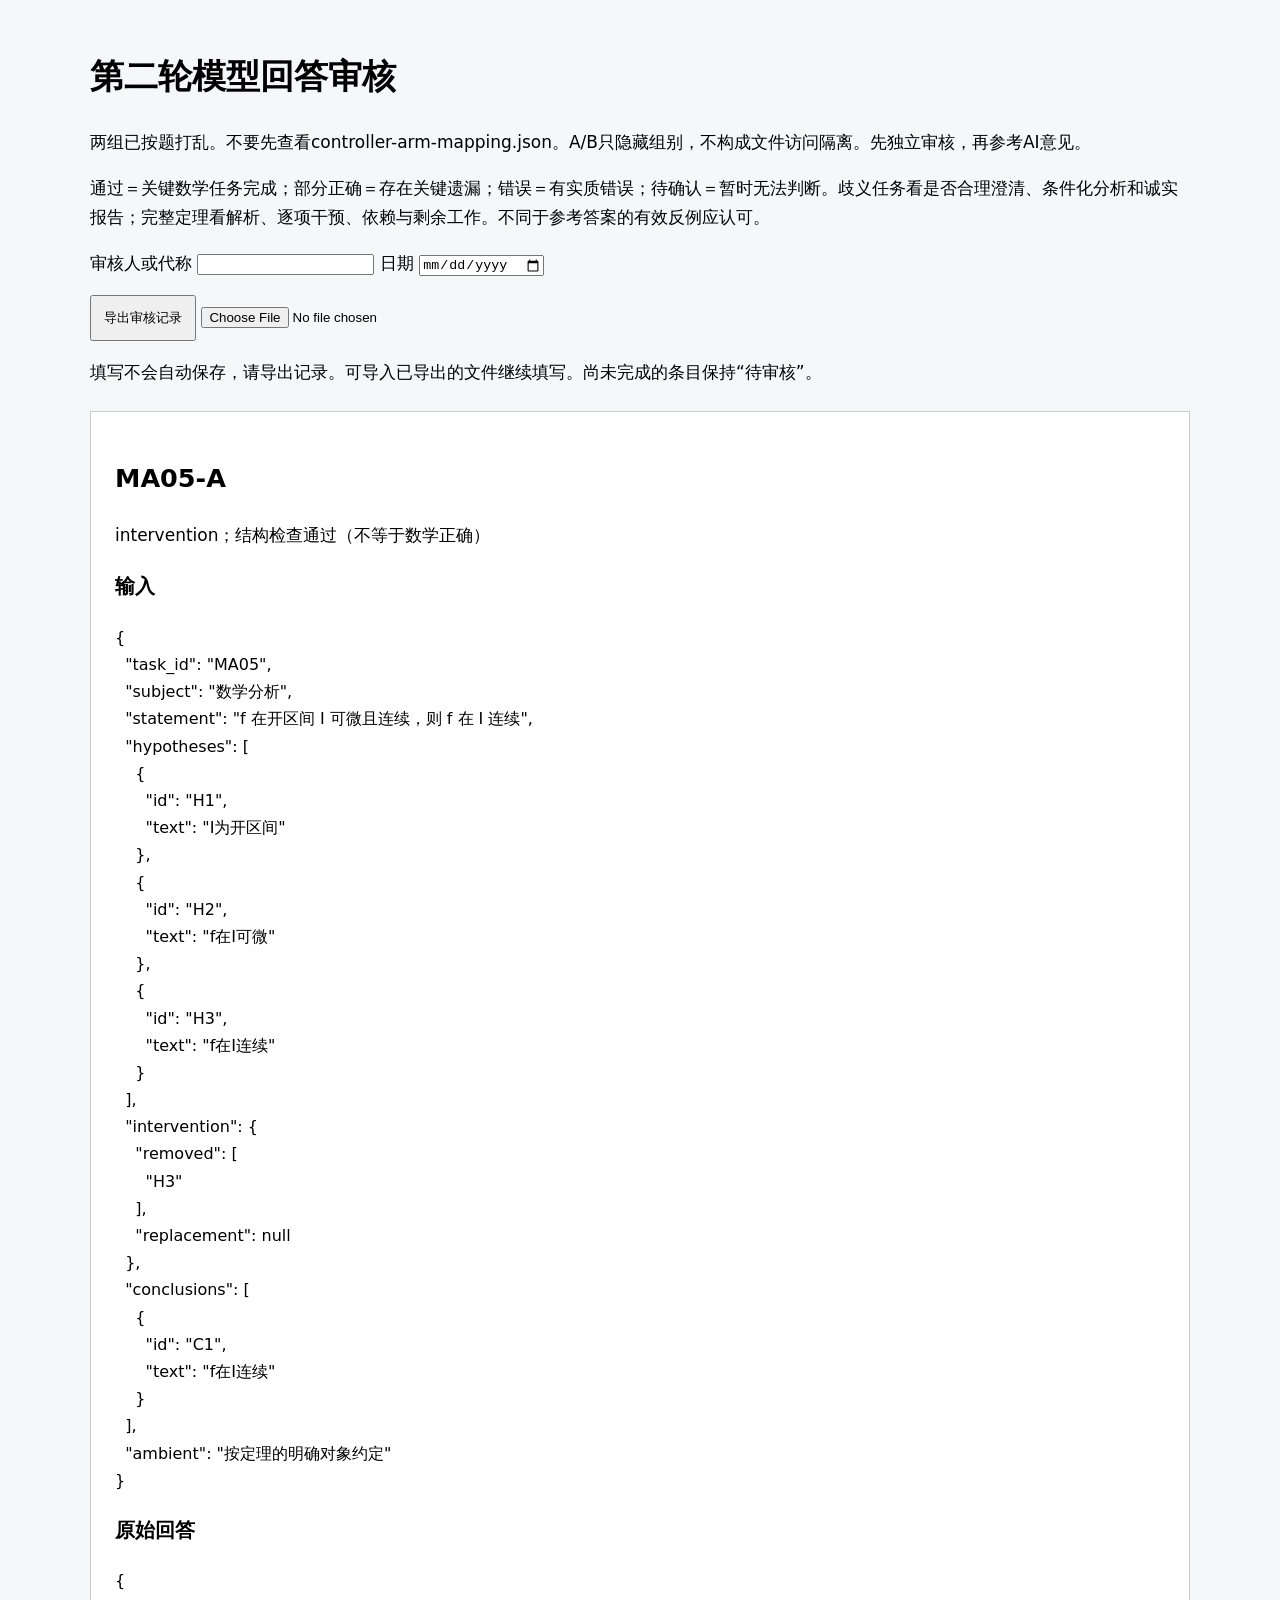
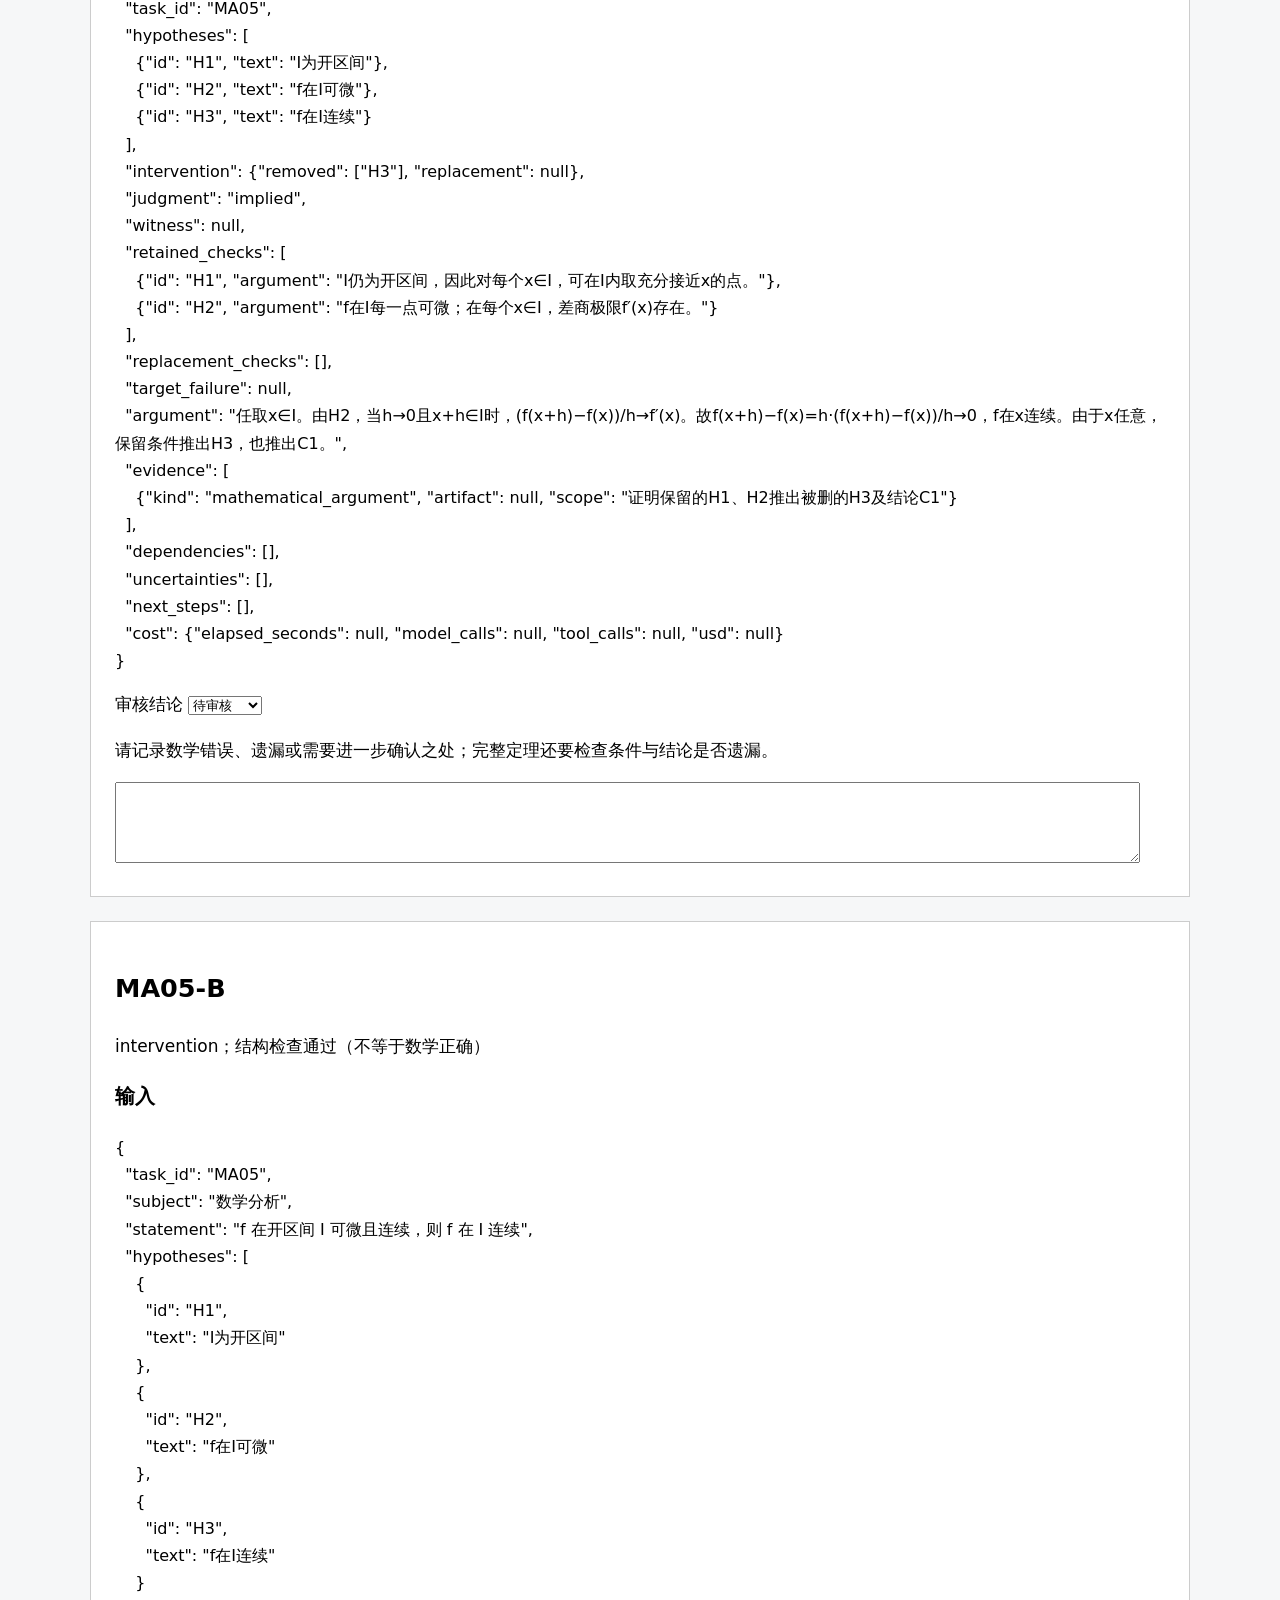
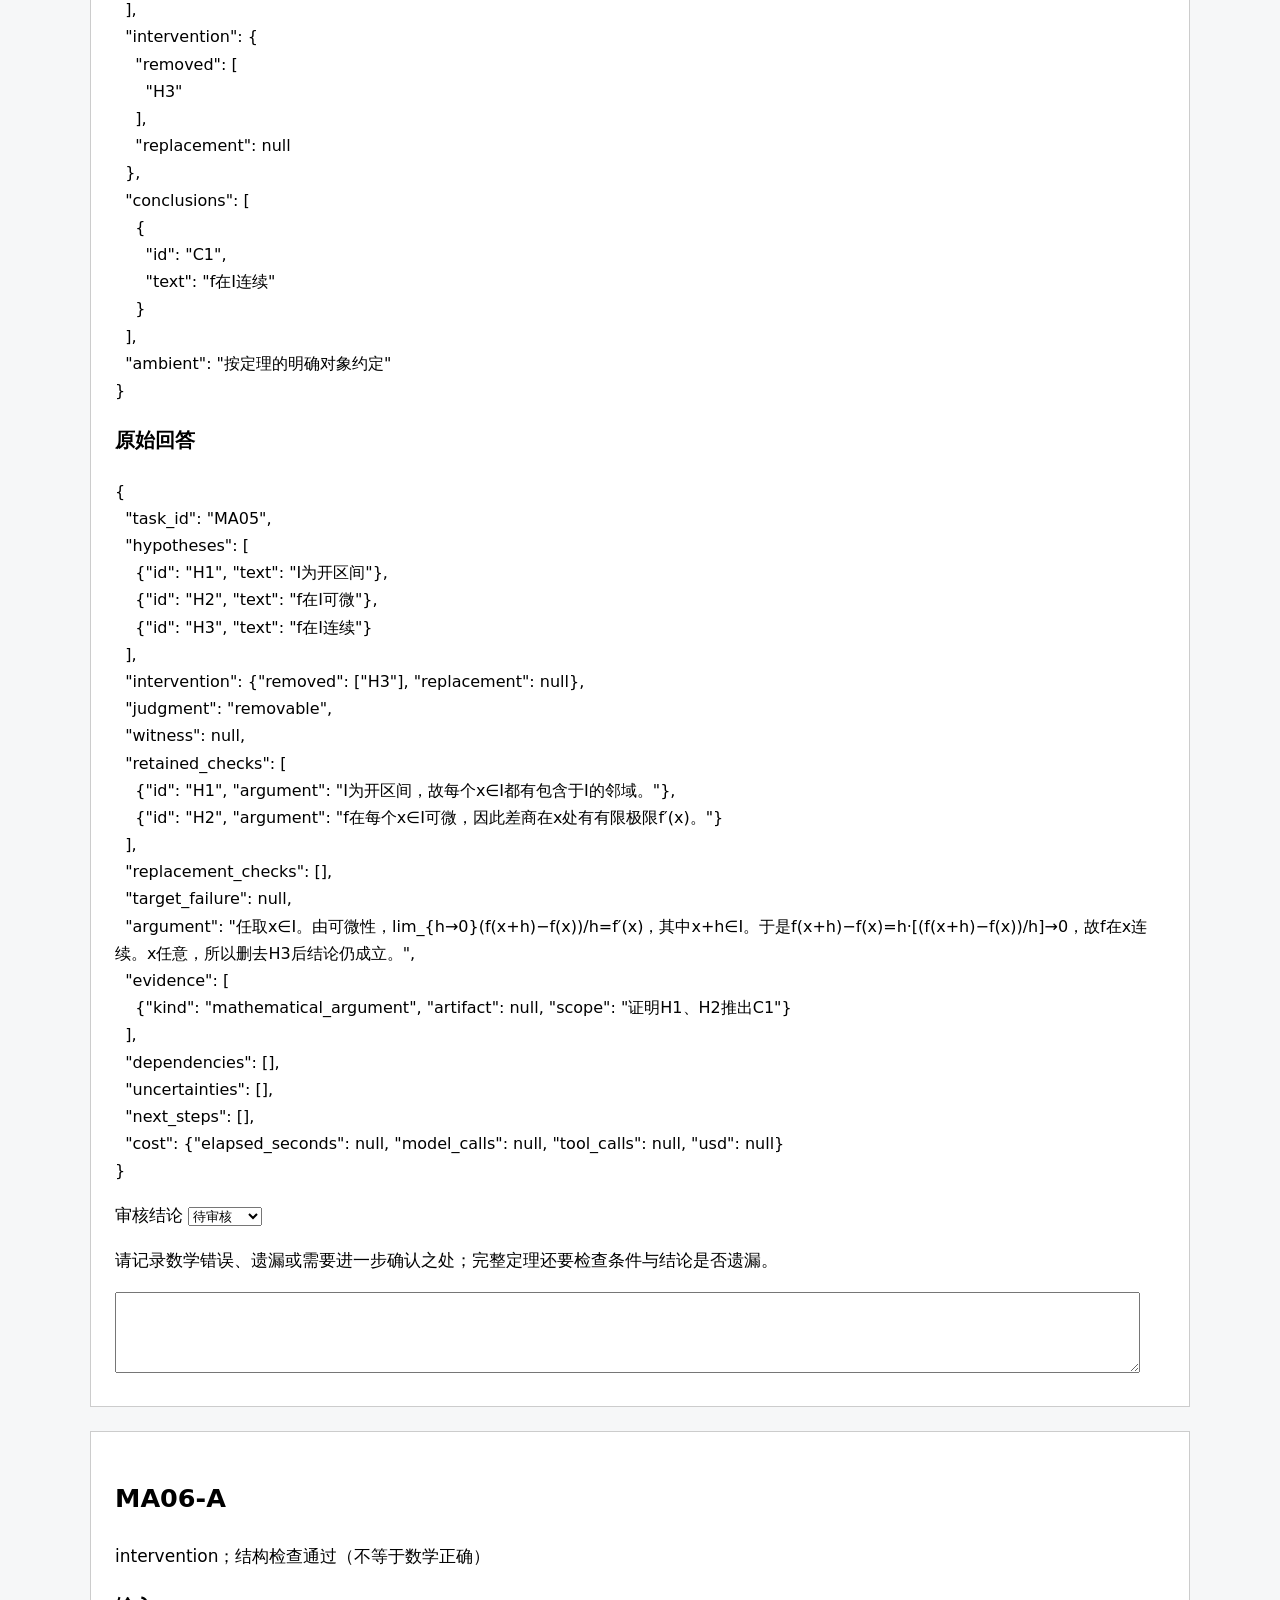
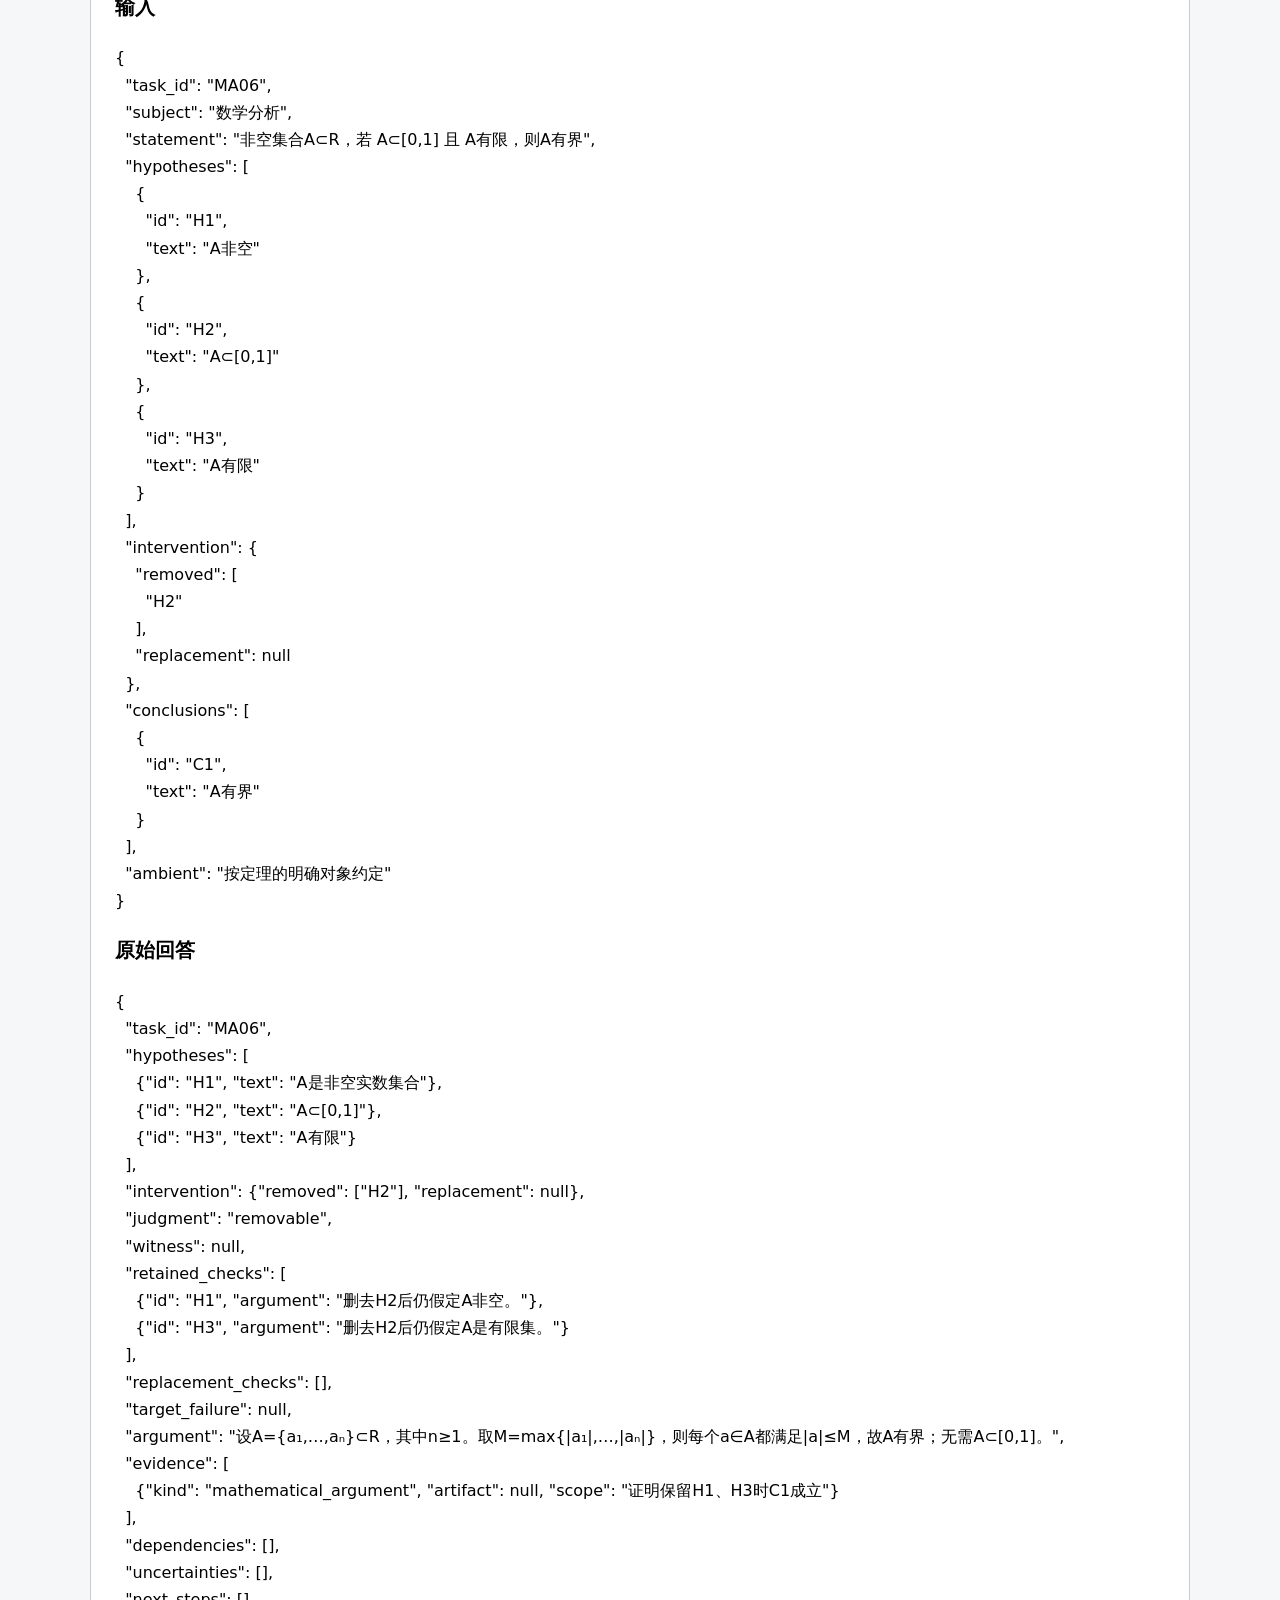
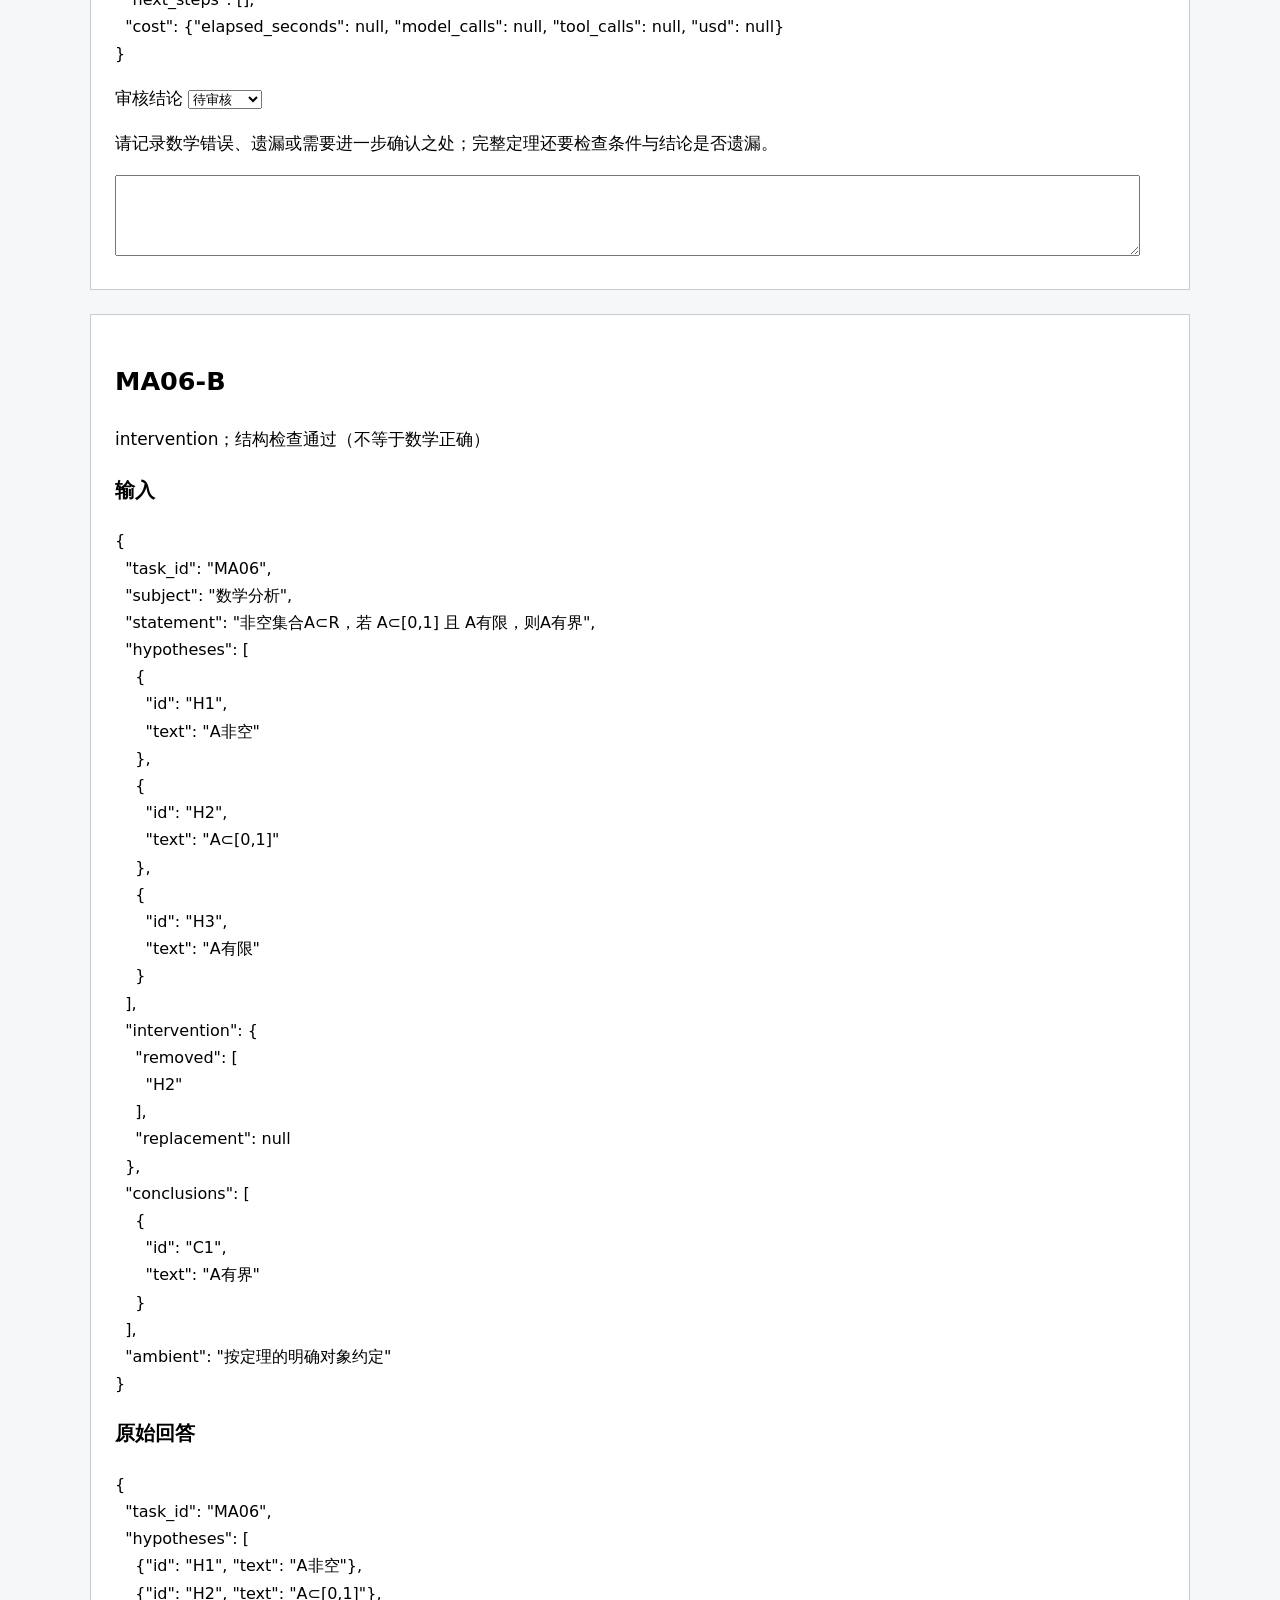
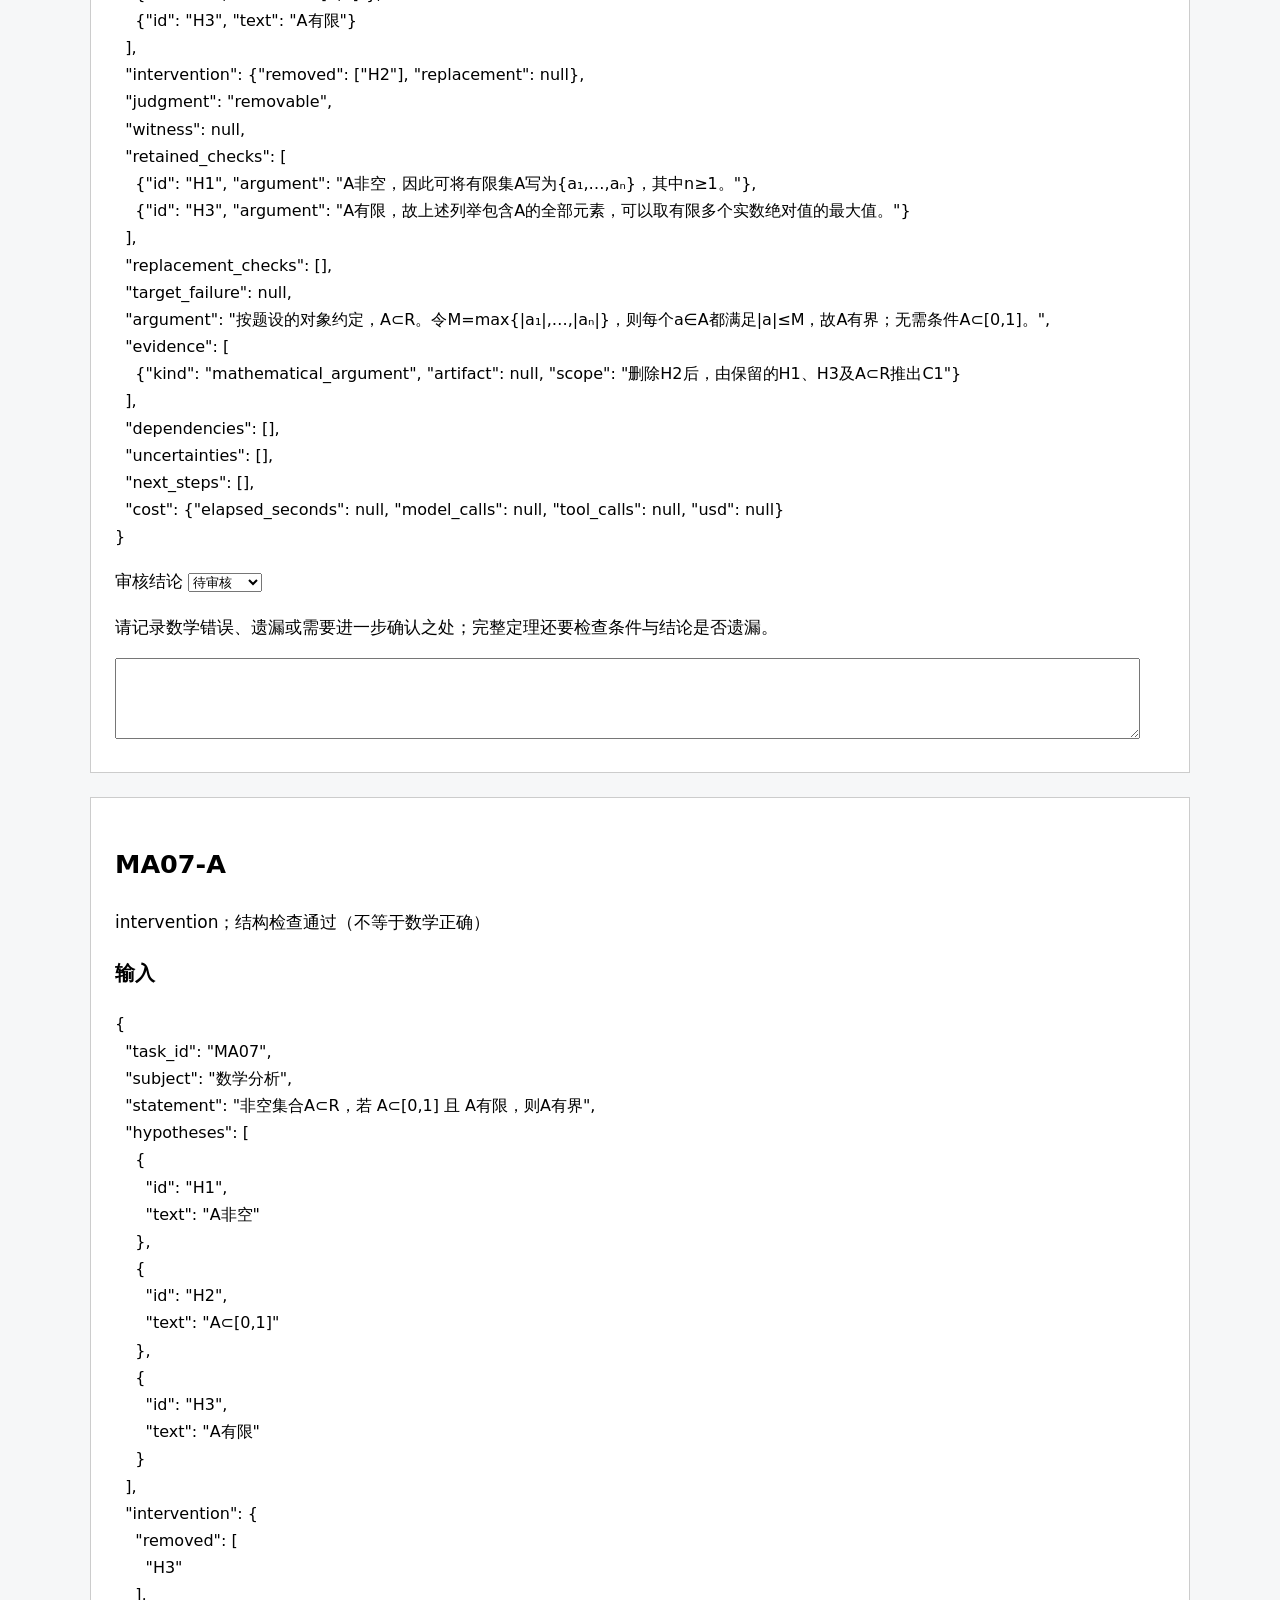
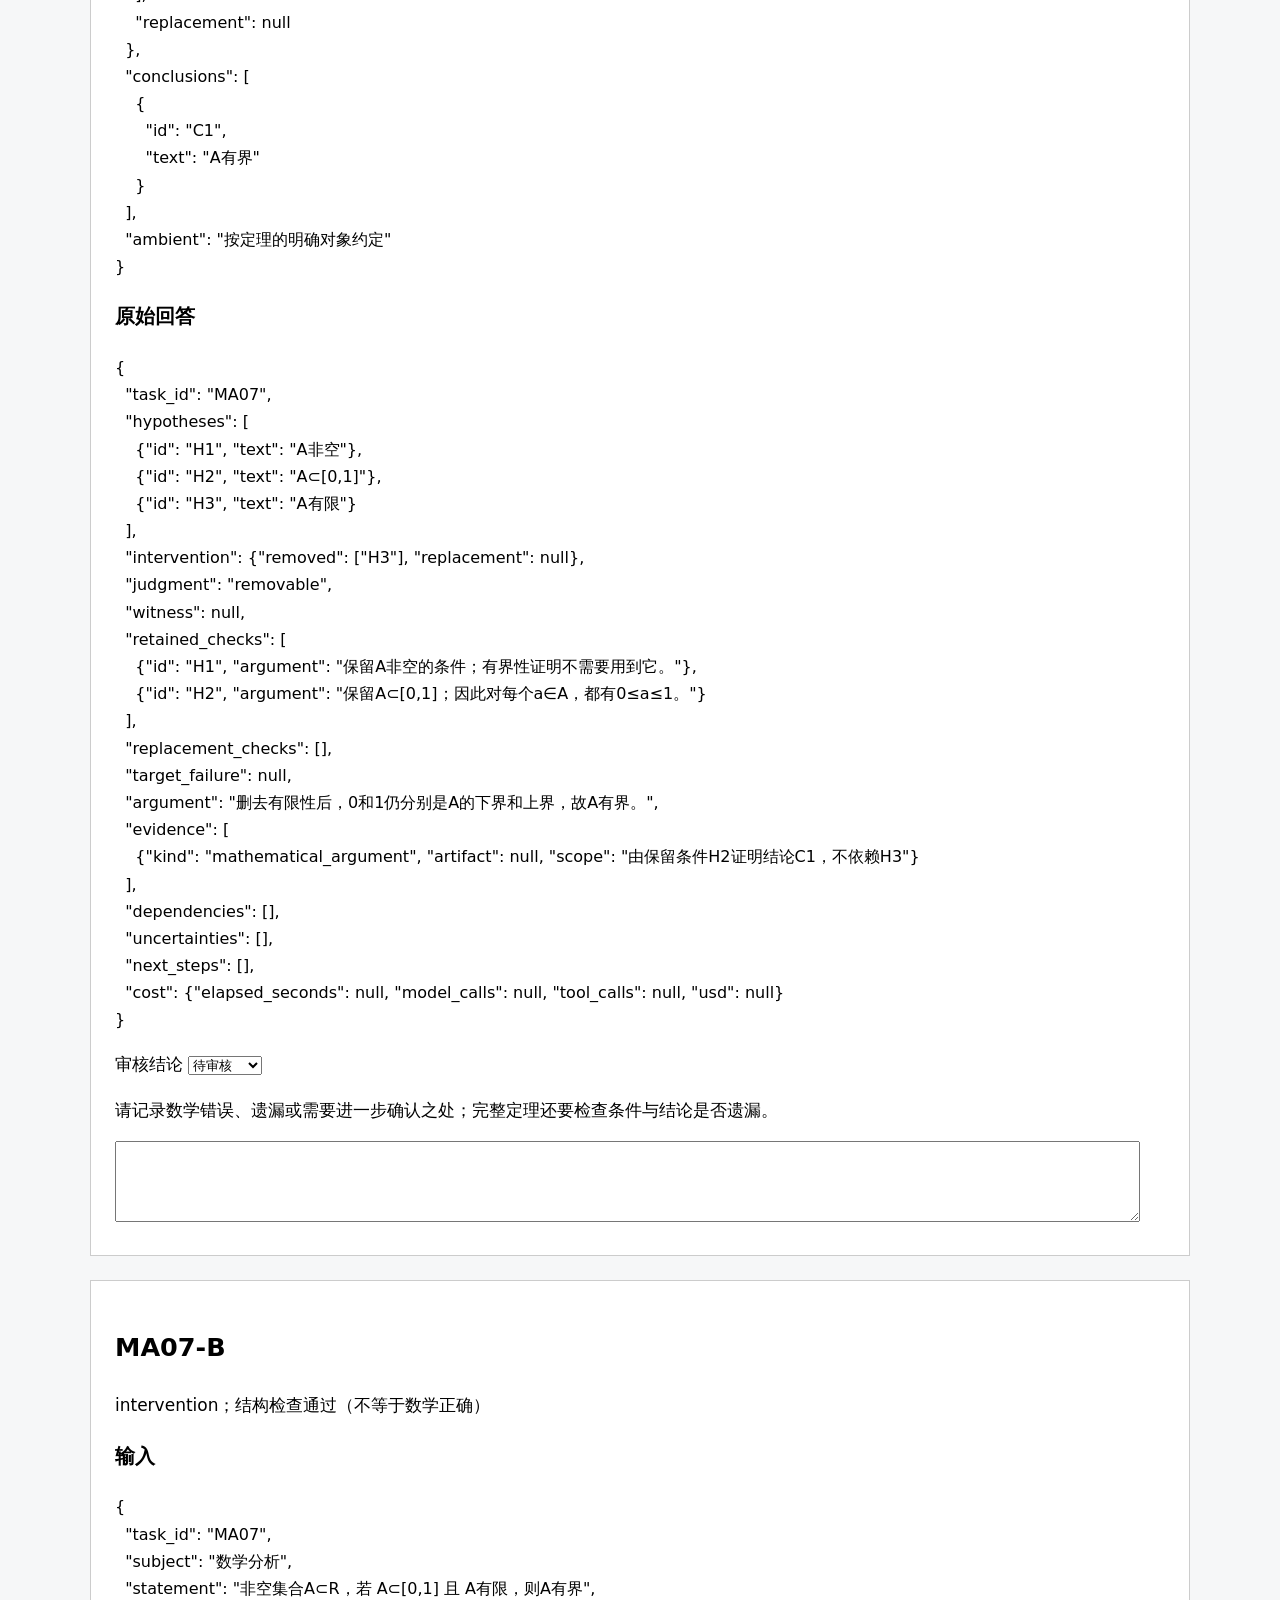
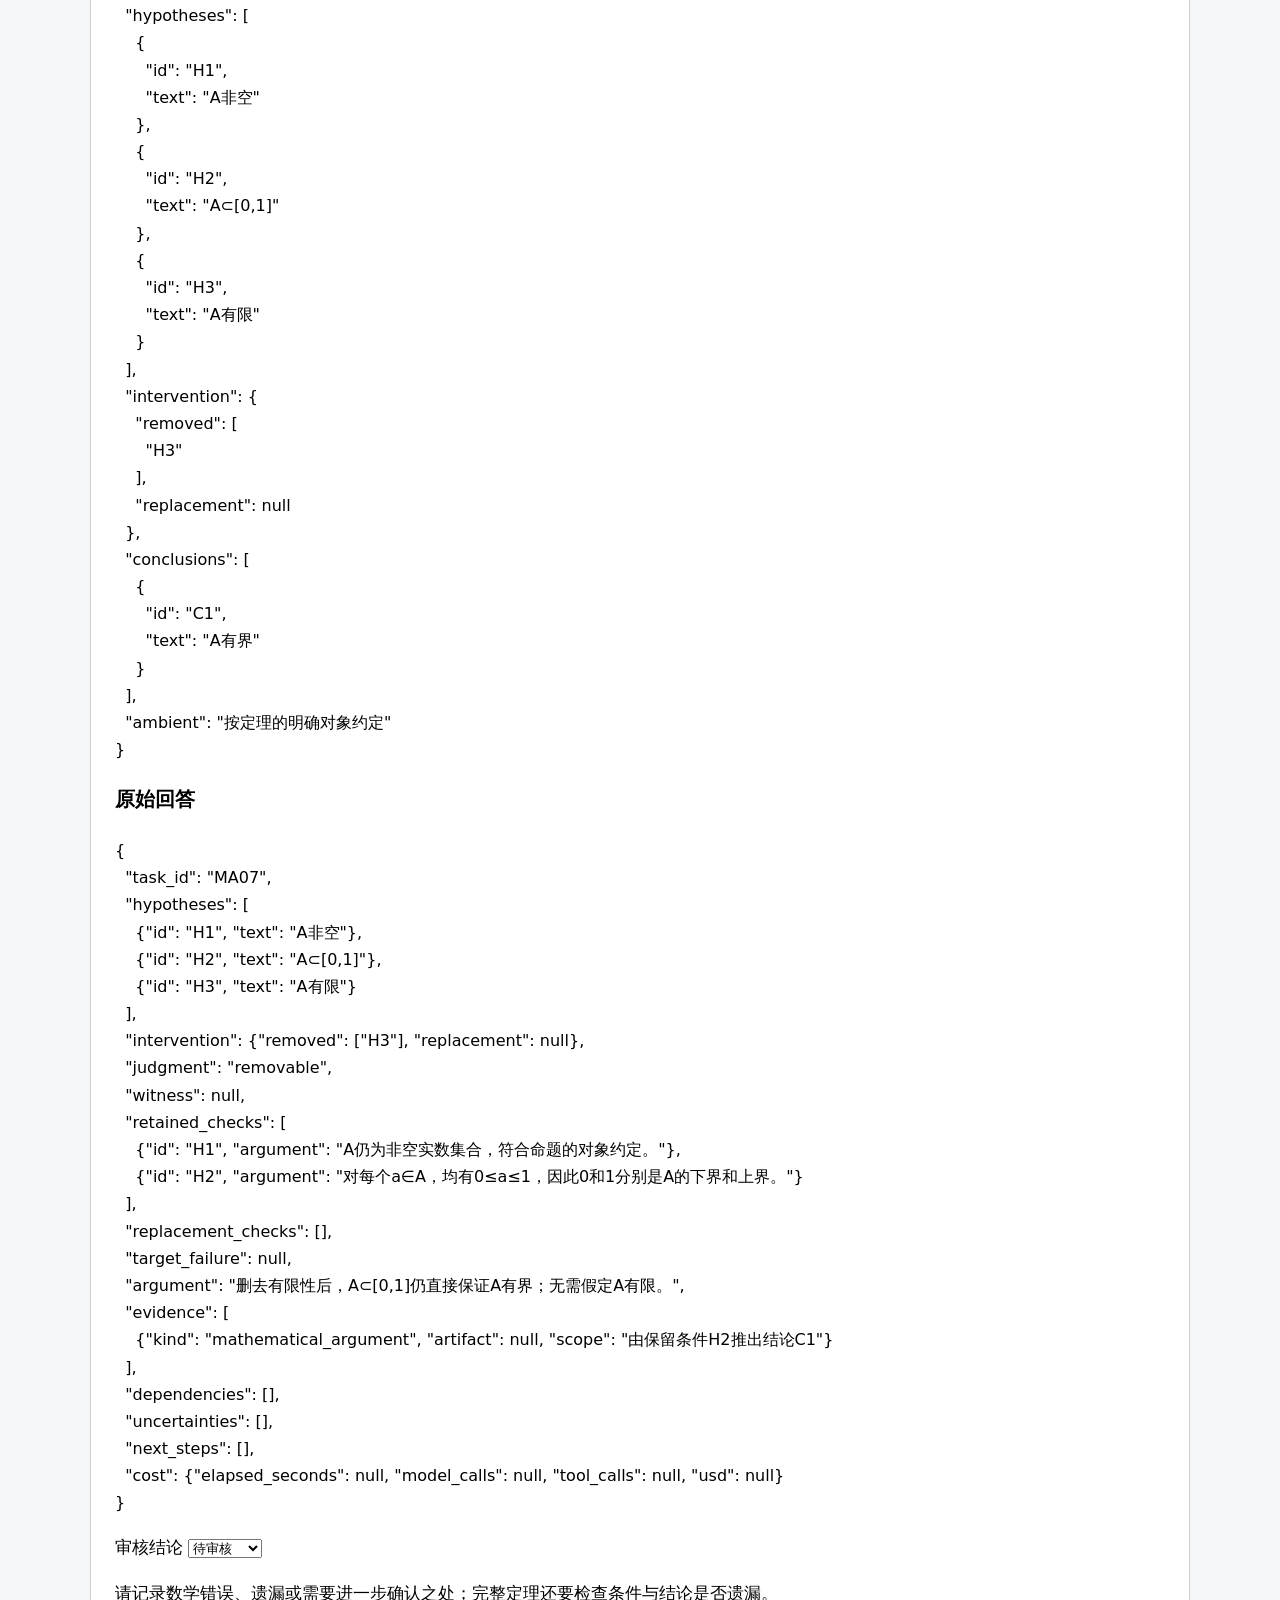
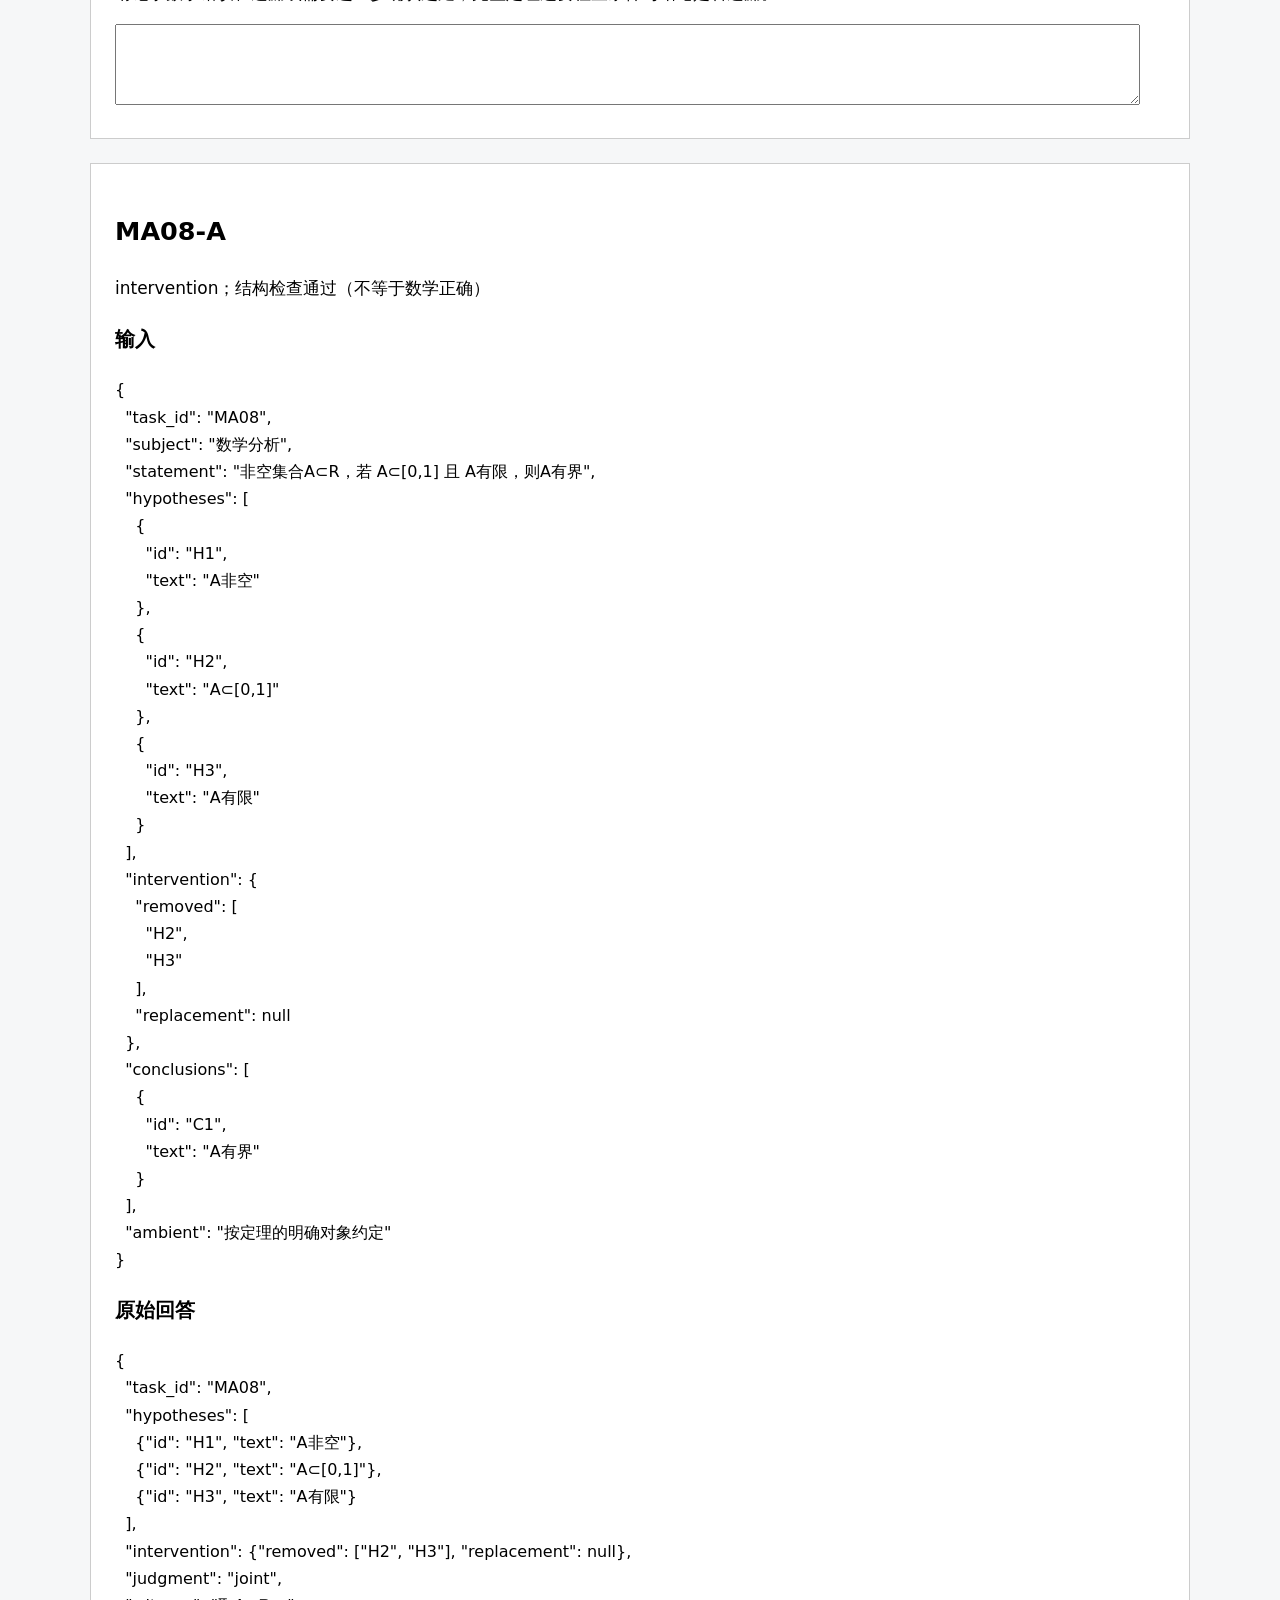
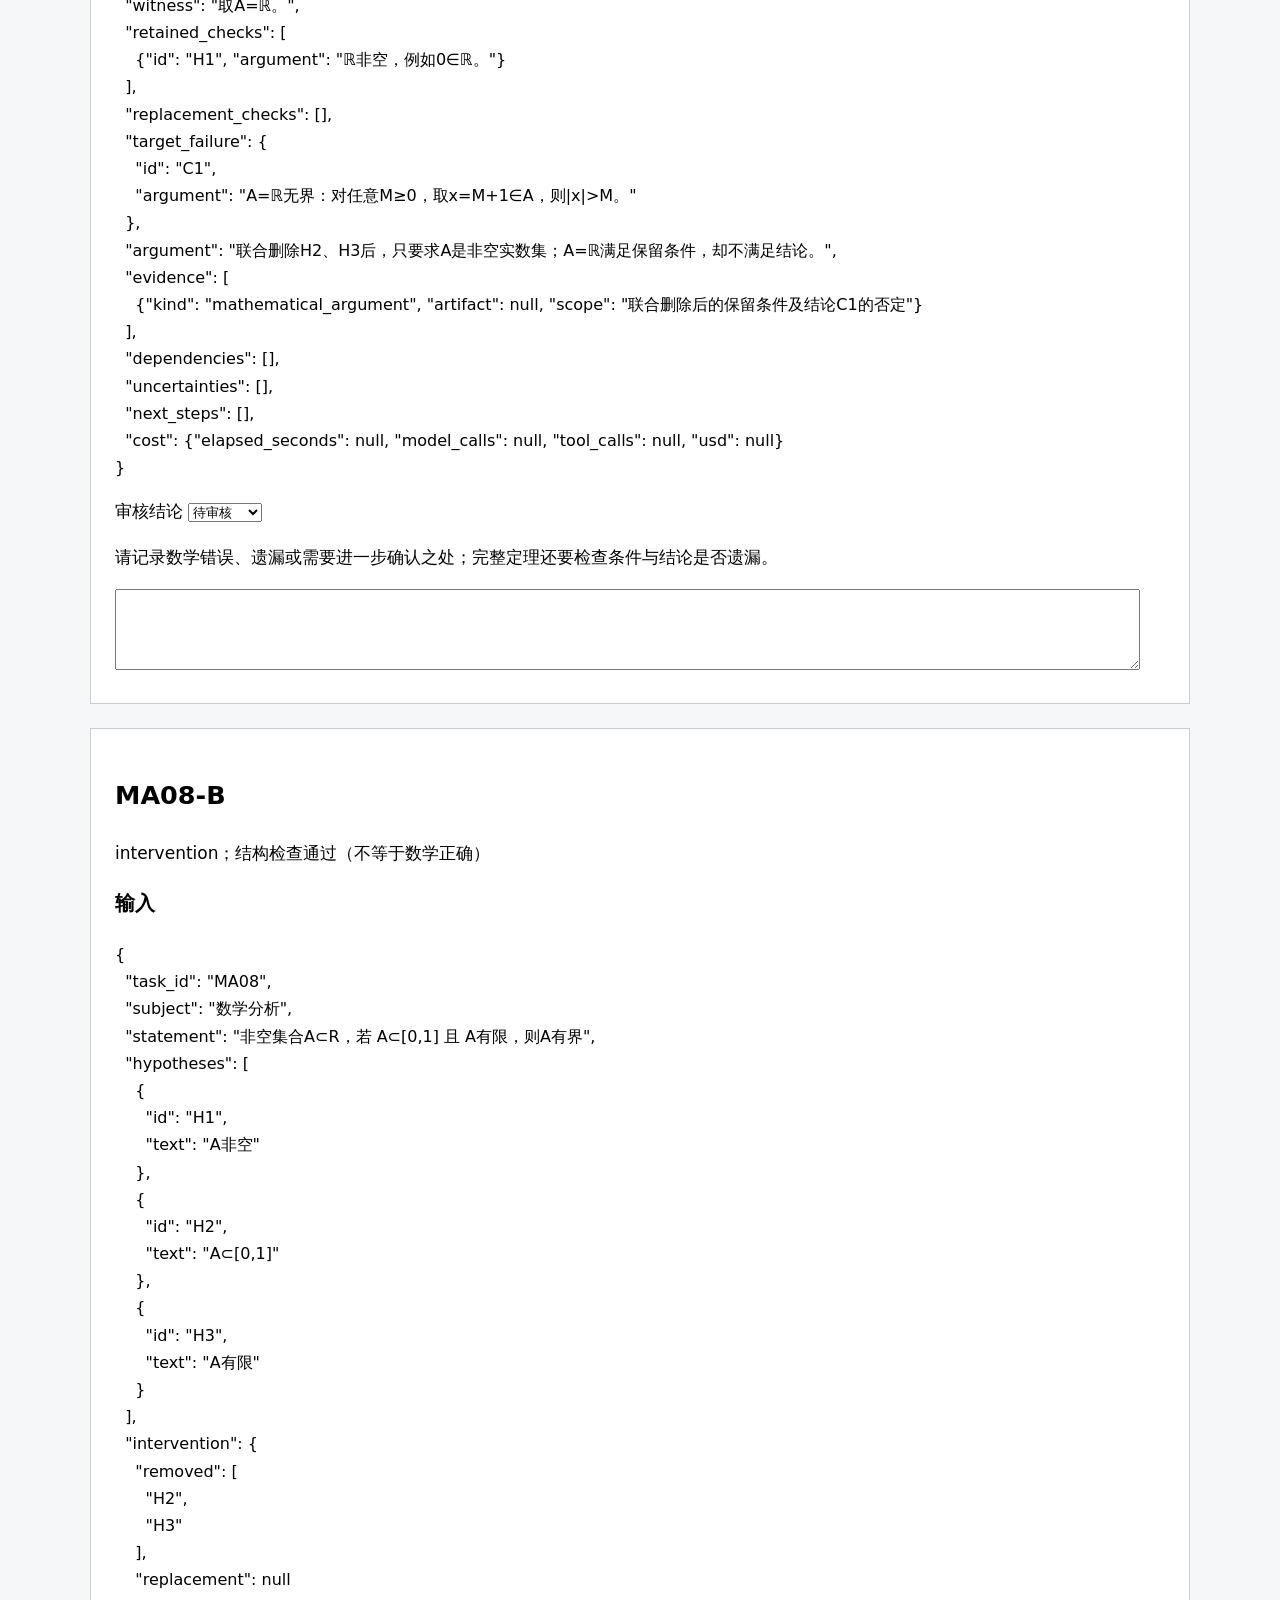
<file: reports/history-v1.0.0/validation-balanced-v0.2.1-2026-11-05/模型回答人工审核.html>
<!doctype html><html lang="zh-CN"><meta charset="utf-8"><title>第二轮模型回答审核</title>
<style>body{font:17px/1.7 system-ui;max-width:1100px;margin:auto;padding:25px;background:#f6f7f8}article{background:white;margin:24px 0;padding:24px;border:1px solid #ccc}pre{font:16px/1.7 system-ui;white-space:pre-wrap;overflow-wrap:anywhere}textarea{width:97%}button{padding:12px}</style>
<h1>第二轮模型回答审核</h1><p>两组已按题打乱。不要先查看controller-arm-mapping.json。A/B只隐藏组别，不构成文件访问隔离。先独立审核，再参考AI意见。</p>
<p>通过＝关键数学任务完成；部分正确＝存在关键遗漏；错误＝有实质错误；待确认＝暂时无法判断。歧义任务看是否合理澄清、条件化分析和诚实报告；完整定理看解析、逐项干预、依赖与剩余工作。不同于参考答案的有效反例应认可。</p>
<p>审核人或代称 <input id="reviewer"> 日期 <input id="date" type="date"></p>
<button onclick="exportData()">导出审核记录</button> <input type="file" accept=".json" onchange="restore(this)">
<p>填写不会自动保存，请导出记录。可导入已导出的文件继续填写。尚未完成的条目保持“待审核”。</p>
<article><h2>MA05-A</h2><p>intervention；结构检查通过（不等于数学正确）</p><h3>输入</h3><pre>{
  &quot;task_id&quot;: &quot;MA05&quot;,
  &quot;subject&quot;: &quot;数学分析&quot;,
  &quot;statement&quot;: &quot;f 在开区间 I 可微且连续，则 f 在 I 连续&quot;,
  &quot;hypotheses&quot;: [
    {
      &quot;id&quot;: &quot;H1&quot;,
      &quot;text&quot;: &quot;I为开区间&quot;
    },
    {
      &quot;id&quot;: &quot;H2&quot;,
      &quot;text&quot;: &quot;f在I可微&quot;
    },
    {
      &quot;id&quot;: &quot;H3&quot;,
      &quot;text&quot;: &quot;f在I连续&quot;
    }
  ],
  &quot;intervention&quot;: {
    &quot;removed&quot;: [
      &quot;H3&quot;
    ],
    &quot;replacement&quot;: null
  },
  &quot;conclusions&quot;: [
    {
      &quot;id&quot;: &quot;C1&quot;,
      &quot;text&quot;: &quot;f在I连续&quot;
    }
  ],
  &quot;ambient&quot;: &quot;按定理的明确对象约定&quot;
}</pre><h3>原始回答</h3><pre>{
  &quot;task_id&quot;: &quot;MA05&quot;,
  &quot;hypotheses&quot;: [
    {&quot;id&quot;: &quot;H1&quot;, &quot;text&quot;: &quot;I为开区间&quot;},
    {&quot;id&quot;: &quot;H2&quot;, &quot;text&quot;: &quot;f在I可微&quot;},
    {&quot;id&quot;: &quot;H3&quot;, &quot;text&quot;: &quot;f在I连续&quot;}
  ],
  &quot;intervention&quot;: {&quot;removed&quot;: [&quot;H3&quot;], &quot;replacement&quot;: null},
  &quot;judgment&quot;: &quot;implied&quot;,
  &quot;witness&quot;: null,
  &quot;retained_checks&quot;: [
    {&quot;id&quot;: &quot;H1&quot;, &quot;argument&quot;: &quot;I仍为开区间，因此对每个x∈I，可在I内取充分接近x的点。&quot;},
    {&quot;id&quot;: &quot;H2&quot;, &quot;argument&quot;: &quot;f在I每一点可微；在每个x∈I，差商极限f′(x)存在。&quot;}
  ],
  &quot;replacement_checks&quot;: [],
  &quot;target_failure&quot;: null,
  &quot;argument&quot;: &quot;任取x∈I。由H2，当h→0且x+h∈I时，(f(x+h)−f(x))/h→f′(x)。故f(x+h)−f(x)=h·(f(x+h)−f(x))/h→0，f在x连续。由于x任意，保留条件推出H3，也推出C1。&quot;,
  &quot;evidence&quot;: [
    {&quot;kind&quot;: &quot;mathematical_argument&quot;, &quot;artifact&quot;: null, &quot;scope&quot;: &quot;证明保留的H1、H2推出被删的H3及结论C1&quot;}
  ],
  &quot;dependencies&quot;: [],
  &quot;uncertainties&quot;: [],
  &quot;next_steps&quot;: [],
  &quot;cost&quot;: {&quot;elapsed_seconds&quot;: null, &quot;model_calls&quot;: null, &quot;tool_calls&quot;: null, &quot;usd&quot;: null}
}</pre><label>审核结论 <select data-id="MA05-A"><option>待审核</option><option>通过</option><option>部分正确</option><option>错误</option><option>待确认</option></select></label><p>请记录数学错误、遗漏或需要进一步确认之处；完整定理还要检查条件与结论是否遗漏。</p><textarea data-id="MA05-A" rows="5"></textarea></article><article><h2>MA05-B</h2><p>intervention；结构检查通过（不等于数学正确）</p><h3>输入</h3><pre>{
  &quot;task_id&quot;: &quot;MA05&quot;,
  &quot;subject&quot;: &quot;数学分析&quot;,
  &quot;statement&quot;: &quot;f 在开区间 I 可微且连续，则 f 在 I 连续&quot;,
  &quot;hypotheses&quot;: [
    {
      &quot;id&quot;: &quot;H1&quot;,
      &quot;text&quot;: &quot;I为开区间&quot;
    },
    {
      &quot;id&quot;: &quot;H2&quot;,
      &quot;text&quot;: &quot;f在I可微&quot;
    },
    {
      &quot;id&quot;: &quot;H3&quot;,
      &quot;text&quot;: &quot;f在I连续&quot;
    }
  ],
  &quot;intervention&quot;: {
    &quot;removed&quot;: [
      &quot;H3&quot;
    ],
    &quot;replacement&quot;: null
  },
  &quot;conclusions&quot;: [
    {
      &quot;id&quot;: &quot;C1&quot;,
      &quot;text&quot;: &quot;f在I连续&quot;
    }
  ],
  &quot;ambient&quot;: &quot;按定理的明确对象约定&quot;
}</pre><h3>原始回答</h3><pre>{
  &quot;task_id&quot;: &quot;MA05&quot;,
  &quot;hypotheses&quot;: [
    {&quot;id&quot;: &quot;H1&quot;, &quot;text&quot;: &quot;I为开区间&quot;},
    {&quot;id&quot;: &quot;H2&quot;, &quot;text&quot;: &quot;f在I可微&quot;},
    {&quot;id&quot;: &quot;H3&quot;, &quot;text&quot;: &quot;f在I连续&quot;}
  ],
  &quot;intervention&quot;: {&quot;removed&quot;: [&quot;H3&quot;], &quot;replacement&quot;: null},
  &quot;judgment&quot;: &quot;removable&quot;,
  &quot;witness&quot;: null,
  &quot;retained_checks&quot;: [
    {&quot;id&quot;: &quot;H1&quot;, &quot;argument&quot;: &quot;I为开区间，故每个x∈I都有包含于I的邻域。&quot;},
    {&quot;id&quot;: &quot;H2&quot;, &quot;argument&quot;: &quot;f在每个x∈I可微，因此差商在x处有有限极限f′(x)。&quot;}
  ],
  &quot;replacement_checks&quot;: [],
  &quot;target_failure&quot;: null,
  &quot;argument&quot;: &quot;任取x∈I。由可微性，lim_{h→0}(f(x+h)−f(x))/h=f′(x)，其中x+h∈I。于是f(x+h)−f(x)=h·[(f(x+h)−f(x))/h]→0，故f在x连续。x任意，所以删去H3后结论仍成立。&quot;,
  &quot;evidence&quot;: [
    {&quot;kind&quot;: &quot;mathematical_argument&quot;, &quot;artifact&quot;: null, &quot;scope&quot;: &quot;证明H1、H2推出C1&quot;}
  ],
  &quot;dependencies&quot;: [],
  &quot;uncertainties&quot;: [],
  &quot;next_steps&quot;: [],
  &quot;cost&quot;: {&quot;elapsed_seconds&quot;: null, &quot;model_calls&quot;: null, &quot;tool_calls&quot;: null, &quot;usd&quot;: null}
}</pre><label>审核结论 <select data-id="MA05-B"><option>待审核</option><option>通过</option><option>部分正确</option><option>错误</option><option>待确认</option></select></label><p>请记录数学错误、遗漏或需要进一步确认之处；完整定理还要检查条件与结论是否遗漏。</p><textarea data-id="MA05-B" rows="5"></textarea></article><article><h2>MA06-A</h2><p>intervention；结构检查通过（不等于数学正确）</p><h3>输入</h3><pre>{
  &quot;task_id&quot;: &quot;MA06&quot;,
  &quot;subject&quot;: &quot;数学分析&quot;,
  &quot;statement&quot;: &quot;非空集合A⊂R，若 A⊂[0,1] 且 A有限，则A有界&quot;,
  &quot;hypotheses&quot;: [
    {
      &quot;id&quot;: &quot;H1&quot;,
      &quot;text&quot;: &quot;A非空&quot;
    },
    {
      &quot;id&quot;: &quot;H2&quot;,
      &quot;text&quot;: &quot;A⊂[0,1]&quot;
    },
    {
      &quot;id&quot;: &quot;H3&quot;,
      &quot;text&quot;: &quot;A有限&quot;
    }
  ],
  &quot;intervention&quot;: {
    &quot;removed&quot;: [
      &quot;H2&quot;
    ],
    &quot;replacement&quot;: null
  },
  &quot;conclusions&quot;: [
    {
      &quot;id&quot;: &quot;C1&quot;,
      &quot;text&quot;: &quot;A有界&quot;
    }
  ],
  &quot;ambient&quot;: &quot;按定理的明确对象约定&quot;
}</pre><h3>原始回答</h3><pre>{
  &quot;task_id&quot;: &quot;MA06&quot;,
  &quot;hypotheses&quot;: [
    {&quot;id&quot;: &quot;H1&quot;, &quot;text&quot;: &quot;A是非空实数集合&quot;},
    {&quot;id&quot;: &quot;H2&quot;, &quot;text&quot;: &quot;A⊂[0,1]&quot;},
    {&quot;id&quot;: &quot;H3&quot;, &quot;text&quot;: &quot;A有限&quot;}
  ],
  &quot;intervention&quot;: {&quot;removed&quot;: [&quot;H2&quot;], &quot;replacement&quot;: null},
  &quot;judgment&quot;: &quot;removable&quot;,
  &quot;witness&quot;: null,
  &quot;retained_checks&quot;: [
    {&quot;id&quot;: &quot;H1&quot;, &quot;argument&quot;: &quot;删去H2后仍假定A非空。&quot;},
    {&quot;id&quot;: &quot;H3&quot;, &quot;argument&quot;: &quot;删去H2后仍假定A是有限集。&quot;}
  ],
  &quot;replacement_checks&quot;: [],
  &quot;target_failure&quot;: null,
  &quot;argument&quot;: &quot;设A={a₁,…,aₙ}⊂R，其中n≥1。取M=max{|a₁|,…,|aₙ|}，则每个a∈A都满足|a|≤M，故A有界；无需A⊂[0,1]。&quot;,
  &quot;evidence&quot;: [
    {&quot;kind&quot;: &quot;mathematical_argument&quot;, &quot;artifact&quot;: null, &quot;scope&quot;: &quot;证明保留H1、H3时C1成立&quot;}
  ],
  &quot;dependencies&quot;: [],
  &quot;uncertainties&quot;: [],
  &quot;next_steps&quot;: [],
  &quot;cost&quot;: {&quot;elapsed_seconds&quot;: null, &quot;model_calls&quot;: null, &quot;tool_calls&quot;: null, &quot;usd&quot;: null}
}</pre><label>审核结论 <select data-id="MA06-A"><option>待审核</option><option>通过</option><option>部分正确</option><option>错误</option><option>待确认</option></select></label><p>请记录数学错误、遗漏或需要进一步确认之处；完整定理还要检查条件与结论是否遗漏。</p><textarea data-id="MA06-A" rows="5"></textarea></article><article><h2>MA06-B</h2><p>intervention；结构检查通过（不等于数学正确）</p><h3>输入</h3><pre>{
  &quot;task_id&quot;: &quot;MA06&quot;,
  &quot;subject&quot;: &quot;数学分析&quot;,
  &quot;statement&quot;: &quot;非空集合A⊂R，若 A⊂[0,1] 且 A有限，则A有界&quot;,
  &quot;hypotheses&quot;: [
    {
      &quot;id&quot;: &quot;H1&quot;,
      &quot;text&quot;: &quot;A非空&quot;
    },
    {
      &quot;id&quot;: &quot;H2&quot;,
      &quot;text&quot;: &quot;A⊂[0,1]&quot;
    },
    {
      &quot;id&quot;: &quot;H3&quot;,
      &quot;text&quot;: &quot;A有限&quot;
    }
  ],
  &quot;intervention&quot;: {
    &quot;removed&quot;: [
      &quot;H2&quot;
    ],
    &quot;replacement&quot;: null
  },
  &quot;conclusions&quot;: [
    {
      &quot;id&quot;: &quot;C1&quot;,
      &quot;text&quot;: &quot;A有界&quot;
    }
  ],
  &quot;ambient&quot;: &quot;按定理的明确对象约定&quot;
}</pre><h3>原始回答</h3><pre>{
  &quot;task_id&quot;: &quot;MA06&quot;,
  &quot;hypotheses&quot;: [
    {&quot;id&quot;: &quot;H1&quot;, &quot;text&quot;: &quot;A非空&quot;},
    {&quot;id&quot;: &quot;H2&quot;, &quot;text&quot;: &quot;A⊂[0,1]&quot;},
    {&quot;id&quot;: &quot;H3&quot;, &quot;text&quot;: &quot;A有限&quot;}
  ],
  &quot;intervention&quot;: {&quot;removed&quot;: [&quot;H2&quot;], &quot;replacement&quot;: null},
  &quot;judgment&quot;: &quot;removable&quot;,
  &quot;witness&quot;: null,
  &quot;retained_checks&quot;: [
    {&quot;id&quot;: &quot;H1&quot;, &quot;argument&quot;: &quot;A非空，因此可将有限集A写为{a₁,…,aₙ}，其中n≥1。&quot;},
    {&quot;id&quot;: &quot;H3&quot;, &quot;argument&quot;: &quot;A有限，故上述列举包含A的全部元素，可以取有限多个实数绝对值的最大值。&quot;}
  ],
  &quot;replacement_checks&quot;: [],
  &quot;target_failure&quot;: null,
  &quot;argument&quot;: &quot;按题设的对象约定，A⊂R。令M=max{|a₁|,…,|aₙ|}，则每个a∈A都满足|a|≤M，故A有界；无需条件A⊂[0,1]。&quot;,
  &quot;evidence&quot;: [
    {&quot;kind&quot;: &quot;mathematical_argument&quot;, &quot;artifact&quot;: null, &quot;scope&quot;: &quot;删除H2后，由保留的H1、H3及A⊂R推出C1&quot;}
  ],
  &quot;dependencies&quot;: [],
  &quot;uncertainties&quot;: [],
  &quot;next_steps&quot;: [],
  &quot;cost&quot;: {&quot;elapsed_seconds&quot;: null, &quot;model_calls&quot;: null, &quot;tool_calls&quot;: null, &quot;usd&quot;: null}
}</pre><label>审核结论 <select data-id="MA06-B"><option>待审核</option><option>通过</option><option>部分正确</option><option>错误</option><option>待确认</option></select></label><p>请记录数学错误、遗漏或需要进一步确认之处；完整定理还要检查条件与结论是否遗漏。</p><textarea data-id="MA06-B" rows="5"></textarea></article><article><h2>MA07-A</h2><p>intervention；结构检查通过（不等于数学正确）</p><h3>输入</h3><pre>{
  &quot;task_id&quot;: &quot;MA07&quot;,
  &quot;subject&quot;: &quot;数学分析&quot;,
  &quot;statement&quot;: &quot;非空集合A⊂R，若 A⊂[0,1] 且 A有限，则A有界&quot;,
  &quot;hypotheses&quot;: [
    {
      &quot;id&quot;: &quot;H1&quot;,
      &quot;text&quot;: &quot;A非空&quot;
    },
    {
      &quot;id&quot;: &quot;H2&quot;,
      &quot;text&quot;: &quot;A⊂[0,1]&quot;
    },
    {
      &quot;id&quot;: &quot;H3&quot;,
      &quot;text&quot;: &quot;A有限&quot;
    }
  ],
  &quot;intervention&quot;: {
    &quot;removed&quot;: [
      &quot;H3&quot;
    ],
    &quot;replacement&quot;: null
  },
  &quot;conclusions&quot;: [
    {
      &quot;id&quot;: &quot;C1&quot;,
      &quot;text&quot;: &quot;A有界&quot;
    }
  ],
  &quot;ambient&quot;: &quot;按定理的明确对象约定&quot;
}</pre><h3>原始回答</h3><pre>{
  &quot;task_id&quot;: &quot;MA07&quot;,
  &quot;hypotheses&quot;: [
    {&quot;id&quot;: &quot;H1&quot;, &quot;text&quot;: &quot;A非空&quot;},
    {&quot;id&quot;: &quot;H2&quot;, &quot;text&quot;: &quot;A⊂[0,1]&quot;},
    {&quot;id&quot;: &quot;H3&quot;, &quot;text&quot;: &quot;A有限&quot;}
  ],
  &quot;intervention&quot;: {&quot;removed&quot;: [&quot;H3&quot;], &quot;replacement&quot;: null},
  &quot;judgment&quot;: &quot;removable&quot;,
  &quot;witness&quot;: null,
  &quot;retained_checks&quot;: [
    {&quot;id&quot;: &quot;H1&quot;, &quot;argument&quot;: &quot;保留A非空的条件；有界性证明不需要用到它。&quot;},
    {&quot;id&quot;: &quot;H2&quot;, &quot;argument&quot;: &quot;保留A⊂[0,1]；因此对每个a∈A，都有0≤a≤1。&quot;}
  ],
  &quot;replacement_checks&quot;: [],
  &quot;target_failure&quot;: null,
  &quot;argument&quot;: &quot;删去有限性后，0和1仍分别是A的下界和上界，故A有界。&quot;,
  &quot;evidence&quot;: [
    {&quot;kind&quot;: &quot;mathematical_argument&quot;, &quot;artifact&quot;: null, &quot;scope&quot;: &quot;由保留条件H2证明结论C1，不依赖H3&quot;}
  ],
  &quot;dependencies&quot;: [],
  &quot;uncertainties&quot;: [],
  &quot;next_steps&quot;: [],
  &quot;cost&quot;: {&quot;elapsed_seconds&quot;: null, &quot;model_calls&quot;: null, &quot;tool_calls&quot;: null, &quot;usd&quot;: null}
}</pre><label>审核结论 <select data-id="MA07-A"><option>待审核</option><option>通过</option><option>部分正确</option><option>错误</option><option>待确认</option></select></label><p>请记录数学错误、遗漏或需要进一步确认之处；完整定理还要检查条件与结论是否遗漏。</p><textarea data-id="MA07-A" rows="5"></textarea></article><article><h2>MA07-B</h2><p>intervention；结构检查通过（不等于数学正确）</p><h3>输入</h3><pre>{
  &quot;task_id&quot;: &quot;MA07&quot;,
  &quot;subject&quot;: &quot;数学分析&quot;,
  &quot;statement&quot;: &quot;非空集合A⊂R，若 A⊂[0,1] 且 A有限，则A有界&quot;,
  &quot;hypotheses&quot;: [
    {
      &quot;id&quot;: &quot;H1&quot;,
      &quot;text&quot;: &quot;A非空&quot;
    },
    {
      &quot;id&quot;: &quot;H2&quot;,
      &quot;text&quot;: &quot;A⊂[0,1]&quot;
    },
    {
      &quot;id&quot;: &quot;H3&quot;,
      &quot;text&quot;: &quot;A有限&quot;
    }
  ],
  &quot;intervention&quot;: {
    &quot;removed&quot;: [
      &quot;H3&quot;
    ],
    &quot;replacement&quot;: null
  },
  &quot;conclusions&quot;: [
    {
      &quot;id&quot;: &quot;C1&quot;,
      &quot;text&quot;: &quot;A有界&quot;
    }
  ],
  &quot;ambient&quot;: &quot;按定理的明确对象约定&quot;
}</pre><h3>原始回答</h3><pre>{
  &quot;task_id&quot;: &quot;MA07&quot;,
  &quot;hypotheses&quot;: [
    {&quot;id&quot;: &quot;H1&quot;, &quot;text&quot;: &quot;A非空&quot;},
    {&quot;id&quot;: &quot;H2&quot;, &quot;text&quot;: &quot;A⊂[0,1]&quot;},
    {&quot;id&quot;: &quot;H3&quot;, &quot;text&quot;: &quot;A有限&quot;}
  ],
  &quot;intervention&quot;: {&quot;removed&quot;: [&quot;H3&quot;], &quot;replacement&quot;: null},
  &quot;judgment&quot;: &quot;removable&quot;,
  &quot;witness&quot;: null,
  &quot;retained_checks&quot;: [
    {&quot;id&quot;: &quot;H1&quot;, &quot;argument&quot;: &quot;A仍为非空实数集合，符合命题的对象约定。&quot;},
    {&quot;id&quot;: &quot;H2&quot;, &quot;argument&quot;: &quot;对每个a∈A，均有0≤a≤1，因此0和1分别是A的下界和上界。&quot;}
  ],
  &quot;replacement_checks&quot;: [],
  &quot;target_failure&quot;: null,
  &quot;argument&quot;: &quot;删去有限性后，A⊂[0,1]仍直接保证A有界；无需假定A有限。&quot;,
  &quot;evidence&quot;: [
    {&quot;kind&quot;: &quot;mathematical_argument&quot;, &quot;artifact&quot;: null, &quot;scope&quot;: &quot;由保留条件H2推出结论C1&quot;}
  ],
  &quot;dependencies&quot;: [],
  &quot;uncertainties&quot;: [],
  &quot;next_steps&quot;: [],
  &quot;cost&quot;: {&quot;elapsed_seconds&quot;: null, &quot;model_calls&quot;: null, &quot;tool_calls&quot;: null, &quot;usd&quot;: null}
}</pre><label>审核结论 <select data-id="MA07-B"><option>待审核</option><option>通过</option><option>部分正确</option><option>错误</option><option>待确认</option></select></label><p>请记录数学错误、遗漏或需要进一步确认之处；完整定理还要检查条件与结论是否遗漏。</p><textarea data-id="MA07-B" rows="5"></textarea></article><article><h2>MA08-A</h2><p>intervention；结构检查通过（不等于数学正确）</p><h3>输入</h3><pre>{
  &quot;task_id&quot;: &quot;MA08&quot;,
  &quot;subject&quot;: &quot;数学分析&quot;,
  &quot;statement&quot;: &quot;非空集合A⊂R，若 A⊂[0,1] 且 A有限，则A有界&quot;,
  &quot;hypotheses&quot;: [
    {
      &quot;id&quot;: &quot;H1&quot;,
      &quot;text&quot;: &quot;A非空&quot;
    },
    {
      &quot;id&quot;: &quot;H2&quot;,
      &quot;text&quot;: &quot;A⊂[0,1]&quot;
    },
    {
      &quot;id&quot;: &quot;H3&quot;,
      &quot;text&quot;: &quot;A有限&quot;
    }
  ],
  &quot;intervention&quot;: {
    &quot;removed&quot;: [
      &quot;H2&quot;,
      &quot;H3&quot;
    ],
    &quot;replacement&quot;: null
  },
  &quot;conclusions&quot;: [
    {
      &quot;id&quot;: &quot;C1&quot;,
      &quot;text&quot;: &quot;A有界&quot;
    }
  ],
  &quot;ambient&quot;: &quot;按定理的明确对象约定&quot;
}</pre><h3>原始回答</h3><pre>{
  &quot;task_id&quot;: &quot;MA08&quot;,
  &quot;hypotheses&quot;: [
    {&quot;id&quot;: &quot;H1&quot;, &quot;text&quot;: &quot;A非空&quot;},
    {&quot;id&quot;: &quot;H2&quot;, &quot;text&quot;: &quot;A⊂[0,1]&quot;},
    {&quot;id&quot;: &quot;H3&quot;, &quot;text&quot;: &quot;A有限&quot;}
  ],
  &quot;intervention&quot;: {&quot;removed&quot;: [&quot;H2&quot;, &quot;H3&quot;], &quot;replacement&quot;: null},
  &quot;judgment&quot;: &quot;joint&quot;,
  &quot;witness&quot;: &quot;取A=ℝ。&quot;,
  &quot;retained_checks&quot;: [
    {&quot;id&quot;: &quot;H1&quot;, &quot;argument&quot;: &quot;ℝ非空，例如0∈ℝ。&quot;}
  ],
  &quot;replacement_checks&quot;: [],
  &quot;target_failure&quot;: {
    &quot;id&quot;: &quot;C1&quot;,
    &quot;argument&quot;: &quot;A=ℝ无界：对任意M≥0，取x=M+1∈A，则|x|&gt;M。&quot;
  },
  &quot;argument&quot;: &quot;联合删除H2、H3后，只要求A是非空实数集；A=ℝ满足保留条件，却不满足结论。&quot;,
  &quot;evidence&quot;: [
    {&quot;kind&quot;: &quot;mathematical_argument&quot;, &quot;artifact&quot;: null, &quot;scope&quot;: &quot;联合删除后的保留条件及结论C1的否定&quot;}
  ],
  &quot;dependencies&quot;: [],
  &quot;uncertainties&quot;: [],
  &quot;next_steps&quot;: [],
  &quot;cost&quot;: {&quot;elapsed_seconds&quot;: null, &quot;model_calls&quot;: null, &quot;tool_calls&quot;: null, &quot;usd&quot;: null}
}</pre><label>审核结论 <select data-id="MA08-A"><option>待审核</option><option>通过</option><option>部分正确</option><option>错误</option><option>待确认</option></select></label><p>请记录数学错误、遗漏或需要进一步确认之处；完整定理还要检查条件与结论是否遗漏。</p><textarea data-id="MA08-A" rows="5"></textarea></article><article><h2>MA08-B</h2><p>intervention；结构检查通过（不等于数学正确）</p><h3>输入</h3><pre>{
  &quot;task_id&quot;: &quot;MA08&quot;,
  &quot;subject&quot;: &quot;数学分析&quot;,
  &quot;statement&quot;: &quot;非空集合A⊂R，若 A⊂[0,1] 且 A有限，则A有界&quot;,
  &quot;hypotheses&quot;: [
    {
      &quot;id&quot;: &quot;H1&quot;,
      &quot;text&quot;: &quot;A非空&quot;
    },
    {
      &quot;id&quot;: &quot;H2&quot;,
      &quot;text&quot;: &quot;A⊂[0,1]&quot;
    },
    {
      &quot;id&quot;: &quot;H3&quot;,
      &quot;text&quot;: &quot;A有限&quot;
    }
  ],
  &quot;intervention&quot;: {
    &quot;removed&quot;: [
      &quot;H2&quot;,
      &quot;H3&quot;
    ],
    &quot;replacement&quot;: null
  },
  &quot;conclusions&quot;: [
    {
      &quot;id&quot;: &quot;C1&quot;,
      &quot;text&quot;: &quot;A有界&quot;
    }
  ],
  &quot;ambient&quot;: &quot;按定理的明确对象约定&quot;
}</pre><h3>原始回答</h3><pre>{
  &quot;task_id&quot;: &quot;MA08&quot;,
  &quot;hypotheses&quot;: [
    {&quot;id&quot;: &quot;H1&quot;, &quot;text&quot;: &quot;A⊂R且A非空&quot;},
    {&quot;id&quot;: &quot;H2&quot;, &quot;text&quot;: &quot;A⊂[0,1]&quot;},
    {&quot;id&quot;: &quot;H3&quot;, &quot;text&quot;: &quot;A有限&quot;}
  ],
  &quot;intervention&quot;: {&quot;removed&quot;: [&quot;H2&quot;, &quot;H3&quot;], &quot;replacement&quot;: null},
  &quot;judgment&quot;: &quot;joint&quot;,
  &quot;witness&quot;: &quot;A={1,2,3,…}⊂R&quot;,
  &quot;retained_checks&quot;: [
    {&quot;id&quot;: &quot;H1&quot;, &quot;argument&quot;: &quot;1∈A，故A非空；且A的所有元素均为实数。&quot;}
  ],
  &quot;replacement_checks&quot;: [],
  &quot;target_failure&quot;: {
    &quot;id&quot;: &quot;C1&quot;,
    &quot;argument&quot;: &quot;对任意实数M，存在正整数n&gt;M，且n∈A。因此A无上界，尤其不有界。&quot;
  },
  &quot;argument&quot;: &quot;同时删除H2、H3后，所给A满足保留的H1，却不满足结论C1。它也不满足H2和H3：2∈A但2∉[0,1]，且A含有无限多个不同元素。此判断仅针对指定的联合删除。&quot;,
  &quot;evidence&quot;: [
    {&quot;kind&quot;: &quot;mathematical_argument&quot;, &quot;artifact&quot;: null, &quot;scope&quot;: &quot;核对对象类别、保留条件H1、被删条件H2与H3，以及结论C1的失败&quot;}
  ],
  &quot;dependencies&quot;: [],
  &quot;uncertainties&quot;: [],
  &quot;next_steps&quot;: [],
  &quot;cost&quot;: {&quot;elapsed_seconds&quot;: null, &quot;model_calls&quot;: null, &quot;tool_calls&quot;: null, &quot;usd&quot;: null}
}</pre><label>审核结论 <select data-id="MA08-B"><option>待审核</option><option>通过</option><option>部分正确</option><option>错误</option><option>待确认</option></select></label><p>请记录数学错误、遗漏或需要进一步确认之处；完整定理还要检查条件与结论是否遗漏。</p><textarea data-id="MA08-B" rows="5"></textarea></article><article><h2>AL05-A</h2><p>intervention；结构检查通过（不等于数学正确）</p><h3>输入</h3><pre>{
  &quot;task_id&quot;: &quot;AL05&quot;,
  &quot;subject&quot;: &quot;高等代数&quot;,
  &quot;statement&quot;: &quot;可逆 n×n实矩阵且行列式非零，则对应算子为单射&quot;,
  &quot;hypotheses&quot;: [
    {
      &quot;id&quot;: &quot;H1&quot;,
      &quot;text&quot;: &quot;A为实方阵&quot;
    },
    {
      &quot;id&quot;: &quot;H2&quot;,
      &quot;text&quot;: &quot;A可逆&quot;
    },
    {
      &quot;id&quot;: &quot;H3&quot;,
      &quot;text&quot;: &quot;det A≠0&quot;
    }
  ],
  &quot;intervention&quot;: {
    &quot;removed&quot;: [
      &quot;H3&quot;
    ],
    &quot;replacement&quot;: null
  },
  &quot;conclusions&quot;: [
    {
      &quot;id&quot;: &quot;C1&quot;,
      &quot;text&quot;: &quot;对应算子单射&quot;
    }
  ],
  &quot;ambient&quot;: &quot;按定理的明确对象约定&quot;
}</pre><h3>原始回答</h3><pre>{
  &quot;task_id&quot;: &quot;AL05&quot;,
  &quot;hypotheses&quot;: [
    {&quot;id&quot;: &quot;H1&quot;, &quot;text&quot;: &quot;A为实n×n方阵&quot;},
    {&quot;id&quot;: &quot;H2&quot;, &quot;text&quot;: &quot;A可逆&quot;},
    {&quot;id&quot;: &quot;H3&quot;, &quot;text&quot;: &quot;det A≠0&quot;}
  ],
  &quot;intervention&quot;: {&quot;removed&quot;: [&quot;H3&quot;], &quot;replacement&quot;: null},
  &quot;judgment&quot;: &quot;implied&quot;,
  &quot;witness&quot;: null,
  &quot;retained_checks&quot;: [
    {&quot;id&quot;: &quot;H1&quot;, &quot;argument&quot;: &quot;保留A为实n×n方阵，因此行列式及对应的实线性算子均有定义。&quot;},
    {&quot;id&quot;: &quot;H2&quot;, &quot;argument&quot;: &quot;保留A可逆；存在逆矩阵A⁻¹，故Ax=0蕴含x=A⁻¹0=0。&quot;}
  ],
  &quot;replacement_checks&quot;: [],
  &quot;target_failure&quot;: null,
  &quot;argument&quot;: &quot;由det(A)det(A⁻¹)=det(I)=1可知，H1和H2推出被删的H3。且可逆算子的核只有零向量，因此删去H3后C1仍成立。&quot;,
  &quot;evidence&quot;: [
    {&quot;kind&quot;: &quot;mathematical_argument&quot;, &quot;artifact&quot;: null, &quot;scope&quot;: &quot;证明保留条件推出H3，并直接证明C1&quot;}
  ],
  &quot;dependencies&quot;: [
    {&quot;relation&quot;: &quot;H1与H2推出H3&quot;, &quot;background&quot;: &quot;仅删除H3，保留H1、H2&quot;, &quot;target&quot;: &quot;C1&quot;, &quot;evidence&quot;: &quot;行列式乘法公式及逆矩阵恒等式；其他联合删除未分析&quot;}
  ],
  &quot;uncertainties&quot;: [],
  &quot;next_steps&quot;: [],
  &quot;cost&quot;: {&quot;elapsed_seconds&quot;: null, &quot;model_calls&quot;: null, &quot;tool_calls&quot;: null, &quot;usd&quot;: null}
}</pre><label>审核结论 <select data-id="AL05-A"><option>待审核</option><option>通过</option><option>部分正确</option><option>错误</option><option>待确认</option></select></label><p>请记录数学错误、遗漏或需要进一步确认之处；完整定理还要检查条件与结论是否遗漏。</p><textarea data-id="AL05-A" rows="5"></textarea></article><article><h2>AL05-B</h2><p>intervention；结构检查通过（不等于数学正确）</p><h3>输入</h3><pre>{
  &quot;task_id&quot;: &quot;AL05&quot;,
  &quot;subject&quot;: &quot;高等代数&quot;,
  &quot;statement&quot;: &quot;可逆 n×n实矩阵且行列式非零，则对应算子为单射&quot;,
  &quot;hypotheses&quot;: [
    {
      &quot;id&quot;: &quot;H1&quot;,
      &quot;text&quot;: &quot;A为实方阵&quot;
    },
    {
      &quot;id&quot;: &quot;H2&quot;,
      &quot;text&quot;: &quot;A可逆&quot;
    },
    {
      &quot;id&quot;: &quot;H3&quot;,
      &quot;text&quot;: &quot;det A≠0&quot;
    }
  ],
  &quot;intervention&quot;: {
    &quot;removed&quot;: [
      &quot;H3&quot;
    ],
    &quot;replacement&quot;: null
  },
  &quot;conclusions&quot;: [
    {
      &quot;id&quot;: &quot;C1&quot;,
      &quot;text&quot;: &quot;对应算子单射&quot;
    }
  ],
  &quot;ambient&quot;: &quot;按定理的明确对象约定&quot;
}</pre><h3>原始回答</h3><pre>{
  &quot;task_id&quot;: &quot;AL05&quot;,
  &quot;hypotheses&quot;: [
    {&quot;id&quot;: &quot;H1&quot;, &quot;text&quot;: &quot;A为实方阵&quot;},
    {&quot;id&quot;: &quot;H2&quot;, &quot;text&quot;: &quot;A可逆&quot;},
    {&quot;id&quot;: &quot;H3&quot;, &quot;text&quot;: &quot;det A≠0&quot;}
  ],
  &quot;intervention&quot;: {&quot;removed&quot;: [&quot;H3&quot;], &quot;replacement&quot;: null},
  &quot;judgment&quot;: &quot;implied&quot;,
  &quot;witness&quot;: null,
  &quot;retained_checks&quot;: [
    {&quot;id&quot;: &quot;H1&quot;, &quot;argument&quot;: &quot;A为实方阵，因此行列式及其对应的线性算子均有定义。&quot;},
    {&quot;id&quot;: &quot;H2&quot;, &quot;argument&quot;: &quot;存在逆矩阵A⁻¹；若Ax=Ay，左乘A⁻¹即得x=y。&quot;}
  ],
  &quot;replacement_checks&quot;: [],
  &quot;target_failure&quot;: null,
  &quot;argument&quot;: &quot;H2已直接保证对应算子单射；同时，det(A)det(A⁻¹)=det(I)=1，故保留条件还推出被删去的H3。&quot;,
  &quot;evidence&quot;: [
    {&quot;kind&quot;: &quot;mathematical_argument&quot;, &quot;artifact&quot;: null, &quot;scope&quot;: &quot;证明保留条件推出H3及结论C1&quot;}
  ],
  &quot;dependencies&quot;: [],
  &quot;uncertainties&quot;: [],
  &quot;next_steps&quot;: [],
  &quot;cost&quot;: {&quot;elapsed_seconds&quot;: null, &quot;model_calls&quot;: null, &quot;tool_calls&quot;: null, &quot;usd&quot;: null}
}</pre><label>审核结论 <select data-id="AL05-B"><option>待审核</option><option>通过</option><option>部分正确</option><option>错误</option><option>待确认</option></select></label><p>请记录数学错误、遗漏或需要进一步确认之处；完整定理还要检查条件与结论是否遗漏。</p><textarea data-id="AL05-B" rows="5"></textarea></article><article><h2>RA05-A</h2><p>intervention；结构检查通过（不等于数学正确）</p><h3>输入</h3><pre>{
  &quot;task_id&quot;: &quot;RA05&quot;,
  &quot;subject&quot;: &quot;实分析&quot;,
  &quot;statement&quot;: &quot;有限测度空间上，可测且有界并可积的f具有有限绝对积分&quot;,
  &quot;hypotheses&quot;: [
    {
      &quot;id&quot;: &quot;H1&quot;,
      &quot;text&quot;: &quot;μ(X)&lt;∞&quot;
    },
    {
      &quot;id&quot;: &quot;H2&quot;,
      &quot;text&quot;: &quot;f可测且|f|≤M&lt;∞&quot;
    },
    {
      &quot;id&quot;: &quot;H3&quot;,
      &quot;text&quot;: &quot;f可积&quot;
    }
  ],
  &quot;intervention&quot;: {
    &quot;removed&quot;: [
      &quot;H3&quot;
    ],
    &quot;replacement&quot;: null
  },
  &quot;conclusions&quot;: [
    {
      &quot;id&quot;: &quot;C1&quot;,
      &quot;text&quot;: &quot;∫|f|&lt;∞&quot;
    }
  ],
  &quot;ambient&quot;: &quot;固定测度空间，实值可测函数；可积指L¹，即∫|f|&lt;∞。M为统一非负有限常数。&quot;
}</pre><h3>原始回答</h3><pre>{
  &quot;task_id&quot;: &quot;RA05&quot;,
  &quot;hypotheses&quot;: [
    {&quot;id&quot;: &quot;H1&quot;, &quot;text&quot;: &quot;μ(X)&lt;∞&quot;},
    {&quot;id&quot;: &quot;H2&quot;, &quot;text&quot;: &quot;f可测且|f|≤M&lt;∞&quot;},
    {&quot;id&quot;: &quot;H3&quot;, &quot;text&quot;: &quot;f可积，即∫|f|&lt;∞&quot;}
  ],
  &quot;intervention&quot;: {&quot;removed&quot;: [&quot;H3&quot;], &quot;replacement&quot;: null},
  &quot;judgment&quot;: &quot;implied&quot;,
  &quot;witness&quot;: null,
  &quot;retained_checks&quot;: [
    {&quot;id&quot;: &quot;H1&quot;, &quot;argument&quot;: &quot;μ(X)有限，故Mμ(X)有限。&quot;},
    {&quot;id&quot;: &quot;H2&quot;, &quot;argument&quot;: &quot;|f|可测，且0≤|f|≤M，因此∫|f|≤∫M=Mμ(X)。&quot;}
  ],
  &quot;replacement_checks&quot;: [],
  &quot;target_failure&quot;: null,
  &quot;argument&quot;: &quot;由保留的H1、H2可得∫|f|≤Mμ(X)&lt;∞。按题设定义，这同时推出被删除的H3和结论C1。&quot;,
  &quot;evidence&quot;: [
    {&quot;kind&quot;: &quot;mathematical_argument&quot;, &quot;artifact&quot;: null, &quot;scope&quot;: &quot;证明保留条件推出H3及C1&quot;}
  ],
  &quot;dependencies&quot;: [&quot;H1与H2推出C1；C1与H3在题设定义下同义。&quot;],
  &quot;uncertainties&quot;: [],
  &quot;next_steps&quot;: [],
  &quot;cost&quot;: {&quot;elapsed_seconds&quot;: null, &quot;model_calls&quot;: null, &quot;tool_calls&quot;: null, &quot;usd&quot;: null}
}</pre><label>审核结论 <select data-id="RA05-A"><option>待审核</option><option>通过</option><option>部分正确</option><option>错误</option><option>待确认</option></select></label><p>请记录数学错误、遗漏或需要进一步确认之处；完整定理还要检查条件与结论是否遗漏。</p><textarea data-id="RA05-A" rows="5"></textarea></article><article><h2>RA05-B</h2><p>intervention；结构检查通过（不等于数学正确）</p><h3>输入</h3><pre>{
  &quot;task_id&quot;: &quot;RA05&quot;,
  &quot;subject&quot;: &quot;实分析&quot;,
  &quot;statement&quot;: &quot;有限测度空间上，可测且有界并可积的f具有有限绝对积分&quot;,
  &quot;hypotheses&quot;: [
    {
      &quot;id&quot;: &quot;H1&quot;,
      &quot;text&quot;: &quot;μ(X)&lt;∞&quot;
    },
    {
      &quot;id&quot;: &quot;H2&quot;,
      &quot;text&quot;: &quot;f可测且|f|≤M&lt;∞&quot;
    },
    {
      &quot;id&quot;: &quot;H3&quot;,
      &quot;text&quot;: &quot;f可积&quot;
    }
  ],
  &quot;intervention&quot;: {
    &quot;removed&quot;: [
      &quot;H3&quot;
    ],
    &quot;replacement&quot;: null
  },
  &quot;conclusions&quot;: [
    {
      &quot;id&quot;: &quot;C1&quot;,
      &quot;text&quot;: &quot;∫|f|&lt;∞&quot;
    }
  ],
  &quot;ambient&quot;: &quot;固定测度空间，实值可测函数；可积指L¹，即∫|f|&lt;∞。M为统一非负有限常数。&quot;
}</pre><h3>原始回答</h3><pre>{
  &quot;task_id&quot;: &quot;RA05&quot;,
  &quot;hypotheses&quot;: [
    {&quot;id&quot;: &quot;H1&quot;, &quot;text&quot;: &quot;μ(X)&lt;∞&quot;},
    {&quot;id&quot;: &quot;H2&quot;, &quot;text&quot;: &quot;f可测，且存在有限常数M≥0，使|f|≤M&quot;},
    {&quot;id&quot;: &quot;H3&quot;, &quot;text&quot;: &quot;f可积，即∫_X|f|dμ&lt;∞&quot;}
  ],
  &quot;intervention&quot;: {&quot;removed&quot;: [&quot;H3&quot;], &quot;replacement&quot;: null},
  &quot;judgment&quot;: &quot;implied&quot;,
  &quot;witness&quot;: null,
  &quot;retained_checks&quot;: [
    {&quot;id&quot;: &quot;H1&quot;, &quot;argument&quot;: &quot;保留μ(X)&lt;∞，从而常数M在X上的积分为Mμ(X)&lt;∞。&quot;},
    {&quot;id&quot;: &quot;H2&quot;, &quot;argument&quot;: &quot;保留f可测及|f|≤M；因此|f|可测，可用积分的单调性比较。&quot;}
  ],
  &quot;replacement_checks&quot;: [],
  &quot;target_failure&quot;: null,
  &quot;argument&quot;: &quot;由H1、H2及积分的单调性，0≤∫_X|f|dμ≤Mμ(X)&lt;∞。故删除H3后C1仍成立，而且保留条件已推出H3。&quot;,
  &quot;evidence&quot;: [
    {&quot;kind&quot;: &quot;mathematical_argument&quot;, &quot;artifact&quot;: null, &quot;scope&quot;: &quot;证明H1与H2推出H3及结论C1&quot;}
  ],
  &quot;dependencies&quot;: [
    {&quot;background&quot;: [&quot;H1&quot;, &quot;H2&quot;], &quot;implies&quot;: &quot;H3&quot;, &quot;conclusion&quot;: &quot;C1&quot;, &quot;argument&quot;: &quot;∫_X|f|dμ≤Mμ(X)&lt;∞；不涉及其他删除组合。&quot;}
  ],
  &quot;uncertainties&quot;: [],
  &quot;next_steps&quot;: [],
  &quot;cost&quot;: {&quot;elapsed_seconds&quot;: null, &quot;model_calls&quot;: null, &quot;tool_calls&quot;: null, &quot;usd&quot;: null}
}</pre><label>审核结论 <select data-id="RA05-B"><option>待审核</option><option>通过</option><option>部分正确</option><option>错误</option><option>待确认</option></select></label><p>请记录数学错误、遗漏或需要进一步确认之处；完整定理还要检查条件与结论是否遗漏。</p><textarea data-id="RA05-B" rows="5"></textarea></article><article><h2>CA06-A</h2><p>intervention；结构检查通过（不等于数学正确）</p><h3>输入</h3><pre>{
  &quot;task_id&quot;: &quot;CA06&quot;,
  &quot;subject&quot;: &quot;复分析&quot;,
  &quot;statement&quot;: &quot;单连通域Ω内全纯f沿任意分段光滑闭曲线积分为0&quot;,
  &quot;hypotheses&quot;: [
    {
      &quot;id&quot;: &quot;H1&quot;,
      &quot;text&quot;: &quot;Ω单连通&quot;
    },
    {
      &quot;id&quot;: &quot;H2&quot;,
      &quot;text&quot;: &quot;f在Ω全纯&quot;
    },
    {
      &quot;id&quot;: &quot;H3&quot;,
      &quot;text&quot;: &quot;γ为Ω内分段光滑闭曲线&quot;
    },
    {
      &quot;id&quot;: &quot;H4&quot;,
      &quot;text&quot;: &quot;Ω为非空连通开集&quot;
    }
  ],
  &quot;intervention&quot;: {
    &quot;removed&quot;: [
      &quot;H1&quot;
    ],
    &quot;replacement&quot;: null
  },
  &quot;conclusions&quot;: [
    {
      &quot;id&quot;: &quot;C1&quot;,
      &quot;text&quot;: &quot;闭曲线积分为0&quot;
    }
  ],
  &quot;ambient&quot;: &quot;Ω⊂C，f:Ω→C，闭曲线积分按复路径积分。&quot;
}</pre><h3>原始回答</h3><pre>{
  &quot;task_id&quot;: &quot;CA06&quot;,
  &quot;hypotheses&quot;: [
    {&quot;id&quot;: &quot;H1&quot;, &quot;text&quot;: &quot;Ω单连通&quot;},
    {&quot;id&quot;: &quot;H2&quot;, &quot;text&quot;: &quot;f在Ω全纯&quot;},
    {&quot;id&quot;: &quot;H3&quot;, &quot;text&quot;: &quot;γ为Ω内分段光滑闭曲线&quot;},
    {&quot;id&quot;: &quot;H4&quot;, &quot;text&quot;: &quot;Ω为非空连通开集&quot;}
  ],
  &quot;intervention&quot;: {&quot;removed&quot;: [&quot;H1&quot;], &quot;replacement&quot;: null},
  &quot;judgment&quot;: &quot;indispensable&quot;,
  &quot;witness&quot;: &quot;取Ω=ℂ\\{0}，f(z)=1/z，γ(t)=e^{it}（0≤t≤2π）。&quot;,
  &quot;retained_checks&quot;: [
    {&quot;id&quot;: &quot;H2&quot;, &quot;argument&quot;: &quot;1/z在Ω内全纯。&quot;},
    {&quot;id&quot;: &quot;H3&quot;, &quot;argument&quot;: &quot;γ是位于Ω内的光滑闭曲线。&quot;},
    {&quot;id&quot;: &quot;H4&quot;, &quot;argument&quot;: &quot;ℂ\\{0}是非空连通开集。&quot;}
  ],
  &quot;replacement_checks&quot;: [],
  &quot;target_failure&quot;: {
    &quot;id&quot;: &quot;C1&quot;,
    &quot;argument&quot;: &quot;∮γ f(z) dz=∫₀²π (1/e^{it})ie^{it} dt=2πi≠0。&quot;
  },
  &quot;argument&quot;: &quot;删去H1而保留其余条件时，上述对象使闭曲线积分不为零，因此H1不可单独删除。&quot;,
  &quot;evidence&quot;: [
    {
      &quot;kind&quot;: &quot;mathematical_argument&quot;,
      &quot;artifact&quot;: null,
      &quot;scope&quot;: &quot;反例满足H2、H3、H4，且否定C1&quot;
    }
  ],
  &quot;dependencies&quot;: [],
  &quot;uncertainties&quot;: [],
  &quot;next_steps&quot;: [],
  &quot;cost&quot;: {
    &quot;elapsed_seconds&quot;: null,
    &quot;model_calls&quot;: null,
    &quot;tool_calls&quot;: null,
    &quot;usd&quot;: null
  }
}</pre><label>审核结论 <select data-id="CA06-A"><option>待审核</option><option>通过</option><option>部分正确</option><option>错误</option><option>待确认</option></select></label><p>请记录数学错误、遗漏或需要进一步确认之处；完整定理还要检查条件与结论是否遗漏。</p><textarea data-id="CA06-A" rows="5"></textarea></article><article><h2>CA06-B</h2><p>intervention；结构检查通过（不等于数学正确）</p><h3>输入</h3><pre>{
  &quot;task_id&quot;: &quot;CA06&quot;,
  &quot;subject&quot;: &quot;复分析&quot;,
  &quot;statement&quot;: &quot;单连通域Ω内全纯f沿任意分段光滑闭曲线积分为0&quot;,
  &quot;hypotheses&quot;: [
    {
      &quot;id&quot;: &quot;H1&quot;,
      &quot;text&quot;: &quot;Ω单连通&quot;
    },
    {
      &quot;id&quot;: &quot;H2&quot;,
      &quot;text&quot;: &quot;f在Ω全纯&quot;
    },
    {
      &quot;id&quot;: &quot;H3&quot;,
      &quot;text&quot;: &quot;γ为Ω内分段光滑闭曲线&quot;
    },
    {
      &quot;id&quot;: &quot;H4&quot;,
      &quot;text&quot;: &quot;Ω为非空连通开集&quot;
    }
  ],
  &quot;intervention&quot;: {
    &quot;removed&quot;: [
      &quot;H1&quot;
    ],
    &quot;replacement&quot;: null
  },
  &quot;conclusions&quot;: [
    {
      &quot;id&quot;: &quot;C1&quot;,
      &quot;text&quot;: &quot;闭曲线积分为0&quot;
    }
  ],
  &quot;ambient&quot;: &quot;Ω⊂C，f:Ω→C，闭曲线积分按复路径积分。&quot;
}</pre><h3>原始回答</h3><pre>{
  &quot;task_id&quot;: &quot;CA06&quot;,
  &quot;hypotheses&quot;: [
    {&quot;id&quot;: &quot;H1&quot;, &quot;text&quot;: &quot;Ω单连通&quot;},
    {&quot;id&quot;: &quot;H2&quot;, &quot;text&quot;: &quot;f在Ω全纯&quot;},
    {&quot;id&quot;: &quot;H3&quot;, &quot;text&quot;: &quot;γ为Ω内分段光滑闭曲线&quot;},
    {&quot;id&quot;: &quot;H4&quot;, &quot;text&quot;: &quot;Ω为非空连通开集&quot;}
  ],
  &quot;intervention&quot;: {&quot;removed&quot;: [&quot;H1&quot;], &quot;replacement&quot;: null},
  &quot;judgment&quot;: &quot;indispensable&quot;,
  &quot;witness&quot;: &quot;取Ω=ℂ\\{0}，f(z)=1/z，γ(t)=e^{it}（0≤t≤2π）。&quot;,
  &quot;retained_checks&quot;: [
    {&quot;id&quot;: &quot;H2&quot;, &quot;argument&quot;: &quot;1/z在Ω的每一点全纯。&quot;},
    {&quot;id&quot;: &quot;H3&quot;, &quot;argument&quot;: &quot;γ光滑，始终位于Ω，且γ(0)=γ(2π)=1。&quot;},
    {&quot;id&quot;: &quot;H4&quot;, &quot;argument&quot;: &quot;ℂ\\{0}非空、开且路径连通。&quot;}
  ],
  &quot;replacement_checks&quot;: [],
  &quot;target_failure&quot;: {
    &quot;id&quot;: &quot;C1&quot;,
    &quot;argument&quot;: &quot;沿γ有dz=ie^{it}dt，因此∮γ f(z)dz=∫₀^{2π}i dt=2πi≠0。&quot;
  },
  &quot;argument&quot;: &quot;单位圆绕原点的绕数为1，不能在ℂ\\{0}内收缩为一点，故Ω不满足被删的H1；其余假设均成立，而C1失败。&quot;,
  &quot;evidence&quot;: [
    {
      &quot;kind&quot;: &quot;mathematical_argument&quot;,
      &quot;artifact&quot;: null,
      &quot;scope&quot;: &quot;核对反例的对象类别、全部保留假设、被删假设不成立及闭曲线积分非零&quot;
    }
  ],
  &quot;dependencies&quot;: [],
  &quot;uncertainties&quot;: [],
  &quot;next_steps&quot;: [],
  &quot;cost&quot;: {&quot;elapsed_seconds&quot;: null, &quot;model_calls&quot;: null, &quot;tool_calls&quot;: null, &quot;usd&quot;: null}
}</pre><label>审核结论 <select data-id="CA06-B"><option>待审核</option><option>通过</option><option>部分正确</option><option>错误</option><option>待确认</option></select></label><p>请记录数学错误、遗漏或需要进一步确认之处；完整定理还要检查条件与结论是否遗漏。</p><textarea data-id="CA06-B" rows="5"></textarea></article><article><h2>CA07-A</h2><p>intervention；结构检查通过（不等于数学正确）</p><h3>输入</h3><pre>{
  &quot;task_id&quot;: &quot;CA07&quot;,
  &quot;subject&quot;: &quot;复分析&quot;,
  &quot;statement&quot;: &quot;全纯且连续的域上函数连续&quot;,
  &quot;hypotheses&quot;: [
    {
      &quot;id&quot;: &quot;H1&quot;,
      &quot;text&quot;: &quot;Ω为域&quot;
    },
    {
      &quot;id&quot;: &quot;H2&quot;,
      &quot;text&quot;: &quot;f在Ω全纯&quot;
    },
    {
      &quot;id&quot;: &quot;H3&quot;,
      &quot;text&quot;: &quot;f在Ω连续&quot;
    }
  ],
  &quot;intervention&quot;: {
    &quot;removed&quot;: [
      &quot;H3&quot;
    ],
    &quot;replacement&quot;: null
  },
  &quot;conclusions&quot;: [
    {
      &quot;id&quot;: &quot;C1&quot;,
      &quot;text&quot;: &quot;f在Ω连续&quot;
    }
  ],
  &quot;ambient&quot;: &quot;按定理的明确对象约定&quot;
}</pre><h3>原始回答</h3><pre>{
  &quot;task_id&quot;: &quot;CA07&quot;,
  &quot;hypotheses&quot;: [
    {&quot;id&quot;: &quot;H1&quot;, &quot;text&quot;: &quot;Ω为复平面中的域（非空、连通、开集）&quot;},
    {&quot;id&quot;: &quot;H2&quot;, &quot;text&quot;: &quot;f:Ω→ℂ在Ω全纯&quot;},
    {&quot;id&quot;: &quot;H3&quot;, &quot;text&quot;: &quot;f在Ω连续&quot;}
  ],
  &quot;intervention&quot;: {&quot;removed&quot;: [&quot;H3&quot;], &quot;replacement&quot;: null},
  &quot;judgment&quot;: &quot;implied&quot;,
  &quot;witness&quot;: null,
  &quot;retained_checks&quot;: [
    {&quot;id&quot;: &quot;H1&quot;, &quot;argument&quot;: &quot;保留Ω为域，因此每个z₀∈Ω都有包含于Ω的邻域。&quot;},
    {&quot;id&quot;: &quot;H2&quot;, &quot;argument&quot;: &quot;保留f在Ω全纯，因此f在每个z₀∈Ω处复可微。&quot;}
  ],
  &quot;replacement_checks&quot;: [],
  &quot;target_failure&quot;: null,
  &quot;argument&quot;: &quot;对任意z₀∈Ω，复导数所定义的差商在z趋于z₀时有有限极限。由于f(z)−f(z₀)=(z−z₀)·(f(z)−f(z₀))/(z−z₀)，可知f(z)趋于f(z₀)。故H2推出H3，删去H3后C1仍成立。&quot;,
  &quot;evidence&quot;: [
    {&quot;kind&quot;: &quot;mathematical_argument&quot;, &quot;artifact&quot;: null, &quot;scope&quot;: &quot;证明保留条件H2推出被删条件H3及结论C1&quot;}
  ],
  &quot;dependencies&quot;: [],
  &quot;uncertainties&quot;: [],
  &quot;next_steps&quot;: [],
  &quot;cost&quot;: {&quot;elapsed_seconds&quot;: null, &quot;model_calls&quot;: null, &quot;tool_calls&quot;: null, &quot;usd&quot;: null}
}</pre><label>审核结论 <select data-id="CA07-A"><option>待审核</option><option>通过</option><option>部分正确</option><option>错误</option><option>待确认</option></select></label><p>请记录数学错误、遗漏或需要进一步确认之处；完整定理还要检查条件与结论是否遗漏。</p><textarea data-id="CA07-A" rows="5"></textarea></article><article><h2>CA07-B</h2><p>intervention；结构检查通过（不等于数学正确）</p><h3>输入</h3><pre>{
  &quot;task_id&quot;: &quot;CA07&quot;,
  &quot;subject&quot;: &quot;复分析&quot;,
  &quot;statement&quot;: &quot;全纯且连续的域上函数连续&quot;,
  &quot;hypotheses&quot;: [
    {
      &quot;id&quot;: &quot;H1&quot;,
      &quot;text&quot;: &quot;Ω为域&quot;
    },
    {
      &quot;id&quot;: &quot;H2&quot;,
      &quot;text&quot;: &quot;f在Ω全纯&quot;
    },
    {
      &quot;id&quot;: &quot;H3&quot;,
      &quot;text&quot;: &quot;f在Ω连续&quot;
    }
  ],
  &quot;intervention&quot;: {
    &quot;removed&quot;: [
      &quot;H3&quot;
    ],
    &quot;replacement&quot;: null
  },
  &quot;conclusions&quot;: [
    {
      &quot;id&quot;: &quot;C1&quot;,
      &quot;text&quot;: &quot;f在Ω连续&quot;
    }
  ],
  &quot;ambient&quot;: &quot;按定理的明确对象约定&quot;
}</pre><h3>原始回答</h3><pre>{
  &quot;task_id&quot;: &quot;CA07&quot;,
  &quot;hypotheses&quot;: [
    {&quot;id&quot;: &quot;H1&quot;, &quot;text&quot;: &quot;Ω为域&quot;},
    {&quot;id&quot;: &quot;H2&quot;, &quot;text&quot;: &quot;f在Ω全纯&quot;},
    {&quot;id&quot;: &quot;H3&quot;, &quot;text&quot;: &quot;f在Ω连续&quot;}
  ],
  &quot;intervention&quot;: {&quot;removed&quot;: [&quot;H3&quot;], &quot;replacement&quot;: null},
  &quot;judgment&quot;: &quot;implied&quot;,
  &quot;witness&quot;: null,
  &quot;retained_checks&quot;: [
    {&quot;id&quot;: &quot;H1&quot;, &quot;argument&quot;: &quot;Ω为开集，因此可在其每一点考察趋于该点的域内自变量。&quot;},
    {&quot;id&quot;: &quot;H2&quot;, &quot;argument&quot;: &quot;全纯意味着f在Ω每一点复可微；复可微蕴含该点连续。&quot;}
  ],
  &quot;replacement_checks&quot;: [],
  &quot;target_failure&quot;: null,
  &quot;argument&quot;: &quot;任取z∈Ω。由f在z处复可微，极限 lim_{h→0}(f(z+h)−f(z))/h 存在且有限。因此 f(z+h)−f(z)=h·(f(z+h)−f(z))/h→0，故f在z处连续。z任意，所以保留条件已推出H3及结论C1。&quot;,
  &quot;evidence&quot;: [
    {&quot;kind&quot;: &quot;mathematical_argument&quot;, &quot;artifact&quot;: null, &quot;scope&quot;: &quot;证明H1、H2推出H3和C1&quot;}
  ],
  &quot;dependencies&quot;: [],
  &quot;uncertainties&quot;: [],
  &quot;next_steps&quot;: [],
  &quot;cost&quot;: {&quot;elapsed_seconds&quot;: null, &quot;model_calls&quot;: null, &quot;tool_calls&quot;: null, &quot;usd&quot;: null}
}</pre><label>审核结论 <select data-id="CA07-B"><option>待审核</option><option>通过</option><option>部分正确</option><option>错误</option><option>待确认</option></select></label><p>请记录数学错误、遗漏或需要进一步确认之处；完整定理还要检查条件与结论是否遗漏。</p><textarea data-id="CA07-B" rows="5"></textarea></article><article><h2>AL07-A</h2><p>intervention；结构检查通过（不等于数学正确）</p><h3>输入</h3><pre>{
  &quot;task_id&quot;: &quot;AL07&quot;,
  &quot;subject&quot;: &quot;高等代数&quot;,
  &quot;statement&quot;: &quot;设F为域，V为F向量空间，B:V×V→F为对称双线性形式。若char(F)≠2且对所有v有B(v,v)=0，则B恒为零。&quot;,
  &quot;ambient&quot;: &quot;F可取任意特征的域，V为其向量空间；删去特征条件后仍保留相同定义。&quot;,
  &quot;hypotheses&quot;: [
    {
      &quot;id&quot;: &quot;H1&quot;,
      &quot;text&quot;: &quot;char(F)≠2&quot;
    },
    {
      &quot;id&quot;: &quot;H2&quot;,
      &quot;text&quot;: &quot;B为V上的对称双线性形式&quot;
    },
    {
      &quot;id&quot;: &quot;H3&quot;,
      &quot;text&quot;: &quot;对所有v∈V，B(v,v)=0&quot;
    }
  ],
  &quot;intervention&quot;: {
    &quot;removed&quot;: [
      &quot;H1&quot;
    ],
    &quot;replacement&quot;: null
  },
  &quot;conclusions&quot;: [
    {
      &quot;id&quot;: &quot;C1&quot;,
      &quot;text&quot;: &quot;对所有u,v∈V有B(u,v)=0&quot;
    }
  ]
}</pre><h3>原始回答</h3><pre>{
  &quot;task_id&quot;: &quot;AL07&quot;,
  &quot;hypotheses&quot;: [
    {&quot;id&quot;: &quot;H1&quot;, &quot;text&quot;: &quot;char(F)≠2&quot;},
    {&quot;id&quot;: &quot;H2&quot;, &quot;text&quot;: &quot;B为V上的对称双线性形式&quot;},
    {&quot;id&quot;: &quot;H3&quot;, &quot;text&quot;: &quot;对所有v∈V，B(v,v)=0&quot;}
  ],
  &quot;intervention&quot;: {&quot;removed&quot;: [&quot;H1&quot;], &quot;replacement&quot;: null},
  &quot;judgment&quot;: &quot;indispensable&quot;,
  &quot;witness&quot;: &quot;取F=𝔽₂，V=𝔽₂²，定义B((x,y),(s,t))=xt+ys。&quot;,
  &quot;retained_checks&quot;: [
    {&quot;id&quot;: &quot;H2&quot;, &quot;argument&quot;: &quot;表达式xt+ys对两个变量分别线性；交换两变量后得sy+tx，故B对称。&quot;},
    {&quot;id&quot;: &quot;H3&quot;, &quot;argument&quot;: &quot;对任意(x,y)∈V，B((x,y),(x,y))=xy+yx=2xy=0。&quot;}
  ],
  &quot;replacement_checks&quot;: [],
  &quot;target_failure&quot;: {
    &quot;id&quot;: &quot;C1&quot;,
    &quot;argument&quot;: &quot;B((1,0),(0,1))=1≠0，因此B不恒为零。&quot;
  },
  &quot;argument&quot;: &quot;删去H1后允许特征为2；上述对称双线性形式满足对角线处处为零，却不恒为零。&quot;,
  &quot;evidence&quot;: [
    {&quot;kind&quot;: &quot;mathematical_argument&quot;, &quot;artifact&quot;: null, &quot;scope&quot;: &quot;构造特征为2的反例，并逐项检验H2、H3及C1的否定&quot;}
  ],
  &quot;dependencies&quot;: [],
  &quot;uncertainties&quot;: [],
  &quot;next_steps&quot;: [],
  &quot;cost&quot;: {&quot;elapsed_seconds&quot;: null, &quot;model_calls&quot;: null, &quot;tool_calls&quot;: null, &quot;usd&quot;: null}
}</pre><label>审核结论 <select data-id="AL07-A"><option>待审核</option><option>通过</option><option>部分正确</option><option>错误</option><option>待确认</option></select></label><p>请记录数学错误、遗漏或需要进一步确认之处；完整定理还要检查条件与结论是否遗漏。</p><textarea data-id="AL07-A" rows="5"></textarea></article><article><h2>AL07-B</h2><p>intervention；结构检查通过（不等于数学正确）</p><h3>输入</h3><pre>{
  &quot;task_id&quot;: &quot;AL07&quot;,
  &quot;subject&quot;: &quot;高等代数&quot;,
  &quot;statement&quot;: &quot;设F为域，V为F向量空间，B:V×V→F为对称双线性形式。若char(F)≠2且对所有v有B(v,v)=0，则B恒为零。&quot;,
  &quot;ambient&quot;: &quot;F可取任意特征的域，V为其向量空间；删去特征条件后仍保留相同定义。&quot;,
  &quot;hypotheses&quot;: [
    {
      &quot;id&quot;: &quot;H1&quot;,
      &quot;text&quot;: &quot;char(F)≠2&quot;
    },
    {
      &quot;id&quot;: &quot;H2&quot;,
      &quot;text&quot;: &quot;B为V上的对称双线性形式&quot;
    },
    {
      &quot;id&quot;: &quot;H3&quot;,
      &quot;text&quot;: &quot;对所有v∈V，B(v,v)=0&quot;
    }
  ],
  &quot;intervention&quot;: {
    &quot;removed&quot;: [
      &quot;H1&quot;
    ],
    &quot;replacement&quot;: null
  },
  &quot;conclusions&quot;: [
    {
      &quot;id&quot;: &quot;C1&quot;,
      &quot;text&quot;: &quot;对所有u,v∈V有B(u,v)=0&quot;
    }
  ]
}</pre><h3>原始回答</h3><pre>{
  &quot;task_id&quot;: &quot;AL07&quot;,
  &quot;hypotheses&quot;: [
    {&quot;id&quot;: &quot;H1&quot;, &quot;text&quot;: &quot;char(F)≠2&quot;},
    {&quot;id&quot;: &quot;H2&quot;, &quot;text&quot;: &quot;B为V上的对称双线性形式&quot;},
    {&quot;id&quot;: &quot;H3&quot;, &quot;text&quot;: &quot;对所有v∈V，B(v,v)=0&quot;}
  ],
  &quot;intervention&quot;: {&quot;removed&quot;: [&quot;H1&quot;], &quot;replacement&quot;: null},
  &quot;judgment&quot;: &quot;indispensable&quot;,
  &quot;witness&quot;: &quot;取F=𝔽₂，V=𝔽₂²，定义B((a,b),(c,d))=ad+bc。&quot;,
  &quot;retained_checks&quot;: [
    {&quot;id&quot;: &quot;H2&quot;, &quot;argument&quot;: &quot;表达式ad+bc对两个变量分别线性；交换变量后得到cb+da，故B对称。&quot;},
    {&quot;id&quot;: &quot;H3&quot;, &quot;argument&quot;: &quot;任意v=(a,b)均有B(v,v)=ab+ba=2ab=0。&quot;}
  ],
  &quot;replacement_checks&quot;: [],
  &quot;target_failure&quot;: {
    &quot;id&quot;: &quot;C1&quot;,
    &quot;argument&quot;: &quot;取u=(1,0)、v=(0,1)，则B(u,v)=1≠0，否定了B恒为零。&quot;
  },
  &quot;argument&quot;: &quot;该对象满足全部保留条件，且char(𝔽₂)=2，不满足被删除的H1；因此单删H1后结论不成立。&quot;,
  &quot;evidence&quot;: [
    {&quot;kind&quot;: &quot;mathematical_argument&quot;, &quot;artifact&quot;: null, &quot;scope&quot;: &quot;对象、保留条件、被删条件及C1的核对&quot;}
  ],
  &quot;dependencies&quot;: [],
  &quot;uncertainties&quot;: [],
  &quot;next_steps&quot;: [],
  &quot;cost&quot;: {&quot;elapsed_seconds&quot;: null, &quot;model_calls&quot;: null, &quot;tool_calls&quot;: null, &quot;usd&quot;: null}
}</pre><label>审核结论 <select data-id="AL07-B"><option>待审核</option><option>通过</option><option>部分正确</option><option>错误</option><option>待确认</option></select></label><p>请记录数学错误、遗漏或需要进一步确认之处；完整定理还要检查条件与结论是否遗漏。</p><textarea data-id="AL07-B" rows="5"></textarea></article><article><h2>RA07-A</h2><p>intervention；结构检查通过（不等于数学正确）</p><h3>输入</h3><pre>{
  &quot;task_id&quot;: &quot;RA07&quot;,
  &quot;subject&quot;: &quot;实分析&quot;,
  &quot;statement&quot;: &quot;设实值f∈L¹(X,μ)，若f≥0几乎处处且∫f dμ=0，则f=0几乎处处。&quot;,
  &quot;ambient&quot;: &quot;固定测度空间，L¹意味着可测且绝对可积；无须μ(X)有限。&quot;,
  &quot;hypotheses&quot;: [
    {
      &quot;id&quot;: &quot;H1&quot;,
      &quot;text&quot;: &quot;f∈L¹(X,μ)&quot;
    },
    {
      &quot;id&quot;: &quot;H2&quot;,
      &quot;text&quot;: &quot;f≥0几乎处处&quot;
    },
    {
      &quot;id&quot;: &quot;H3&quot;,
      &quot;text&quot;: &quot;∫f dμ=0&quot;
    }
  ],
  &quot;intervention&quot;: {
    &quot;removed&quot;: [
      &quot;H2&quot;
    ],
    &quot;replacement&quot;: null
  },
  &quot;conclusions&quot;: [
    {
      &quot;id&quot;: &quot;C1&quot;,
      &quot;text&quot;: &quot;f=0几乎处处&quot;
    }
  ]
}</pre><h3>原始回答</h3><pre>{
  &quot;task_id&quot;: &quot;RA07&quot;,
  &quot;hypotheses&quot;: [
    {&quot;id&quot;: &quot;H1&quot;, &quot;text&quot;: &quot;f∈L¹(X,μ)&quot;},
    {&quot;id&quot;: &quot;H2&quot;, &quot;text&quot;: &quot;f≥0几乎处处&quot;},
    {&quot;id&quot;: &quot;H3&quot;, &quot;text&quot;: &quot;∫f dμ=0&quot;}
  ],
  &quot;intervention&quot;: {&quot;removed&quot;: [&quot;H2&quot;], &quot;replacement&quot;: null},
  &quot;judgment&quot;: &quot;indispensable&quot;,
  &quot;witness&quot;: &quot;取X={a,b}，μ为计数测度，令f(a)=1、f(b)=-1。&quot;,
  &quot;retained_checks&quot;: [
    {&quot;id&quot;: &quot;H1&quot;, &quot;argument&quot;: &quot;f可测，且∫|f|dμ=2&lt;∞。&quot;},
    {&quot;id&quot;: &quot;H3&quot;, &quot;argument&quot;: &quot;∫f dμ=1+(-1)=0。&quot;}
  ],
  &quot;replacement_checks&quot;: [],
  &quot;target_failure&quot;: {
    &quot;id&quot;: &quot;C1&quot;,
    &quot;argument&quot;: &quot;μ({x:f(x)≠0})=μ(X)=2&gt;0，故f并非几乎处处为零。&quot;
  },
  &quot;argument&quot;: &quot;删去非负条件后，正负值可以在积分中相互抵消；上述测度空间给出了满足保留条件而不满足结论的反例。&quot;,
  &quot;evidence&quot;: [
    {&quot;kind&quot;: &quot;mathematical_argument&quot;, &quot;artifact&quot;: null, &quot;scope&quot;: &quot;反例的可积性、积分为零及结论失效&quot;}
  ],
  &quot;dependencies&quot;: [],
  &quot;uncertainties&quot;: [],
  &quot;next_steps&quot;: [],
  &quot;cost&quot;: {&quot;elapsed_seconds&quot;: null, &quot;model_calls&quot;: null, &quot;tool_calls&quot;: null, &quot;usd&quot;: null}
}</pre><label>审核结论 <select data-id="RA07-A"><option>待审核</option><option>通过</option><option>部分正确</option><option>错误</option><option>待确认</option></select></label><p>请记录数学错误、遗漏或需要进一步确认之处；完整定理还要检查条件与结论是否遗漏。</p><textarea data-id="RA07-A" rows="5"></textarea></article><article><h2>RA07-B</h2><p>intervention；结构检查通过（不等于数学正确）</p><h3>输入</h3><pre>{
  &quot;task_id&quot;: &quot;RA07&quot;,
  &quot;subject&quot;: &quot;实分析&quot;,
  &quot;statement&quot;: &quot;设实值f∈L¹(X,μ)，若f≥0几乎处处且∫f dμ=0，则f=0几乎处处。&quot;,
  &quot;ambient&quot;: &quot;固定测度空间，L¹意味着可测且绝对可积；无须μ(X)有限。&quot;,
  &quot;hypotheses&quot;: [
    {
      &quot;id&quot;: &quot;H1&quot;,
      &quot;text&quot;: &quot;f∈L¹(X,μ)&quot;
    },
    {
      &quot;id&quot;: &quot;H2&quot;,
      &quot;text&quot;: &quot;f≥0几乎处处&quot;
    },
    {
      &quot;id&quot;: &quot;H3&quot;,
      &quot;text&quot;: &quot;∫f dμ=0&quot;
    }
  ],
  &quot;intervention&quot;: {
    &quot;removed&quot;: [
      &quot;H2&quot;
    ],
    &quot;replacement&quot;: null
  },
  &quot;conclusions&quot;: [
    {
      &quot;id&quot;: &quot;C1&quot;,
      &quot;text&quot;: &quot;f=0几乎处处&quot;
    }
  ]
}</pre><h3>原始回答</h3><pre>{
  &quot;task_id&quot;: &quot;RA07&quot;,
  &quot;hypotheses&quot;: [
    {&quot;id&quot;: &quot;H1&quot;, &quot;text&quot;: &quot;实值函数f∈L¹(X,μ)&quot;},
    {&quot;id&quot;: &quot;H2&quot;, &quot;text&quot;: &quot;f≥0几乎处处&quot;},
    {&quot;id&quot;: &quot;H3&quot;, &quot;text&quot;: &quot;∫f dμ=0&quot;}
  ],
  &quot;intervention&quot;: {&quot;removed&quot;: [&quot;H2&quot;], &quot;replacement&quot;: null},
  &quot;judgment&quot;: &quot;indispensable&quot;,
  &quot;witness&quot;: &quot;取X=ℝ、μ为勒贝格测度，f=1_[0,1)−1_[1,2)。&quot;,
  &quot;retained_checks&quot;: [
    {&quot;id&quot;: &quot;H1&quot;, &quot;argument&quot;: &quot;f可测，且∫|f|dμ=2&lt;∞。&quot;},
    {&quot;id&quot;: &quot;H3&quot;, &quot;argument&quot;: &quot;∫f dμ=μ([0,1))−μ([1,2))=1−1=0。&quot;}
  ],
  &quot;replacement_checks&quot;: [],
  &quot;target_failure&quot;: {
    &quot;id&quot;: &quot;C1&quot;,
    &quot;argument&quot;: &quot;在测度为2的集合[0,2)上，f处处不为0，因此f不几乎处处为0。&quot;
  },
  &quot;argument&quot;: &quot;删去H2后，正负部分的积分可以抵消。此例还在测度为1的集合[1,2)上取负值，故确实不满足H2；保留的H1、H3均成立，而C1失败。&quot;,
  &quot;evidence&quot;: [
    {&quot;kind&quot;: &quot;mathematical_argument&quot;, &quot;artifact&quot;: null, &quot;scope&quot;: &quot;反例的可测与绝对可积性、零积分、H2失效及C1失效&quot;}
  ],
  &quot;dependencies&quot;: [],
  &quot;uncertainties&quot;: [],
  &quot;next_steps&quot;: [],
  &quot;cost&quot;: {&quot;elapsed_seconds&quot;: null, &quot;model_calls&quot;: null, &quot;tool_calls&quot;: null, &quot;usd&quot;: null}
}</pre><label>审核结论 <select data-id="RA07-B"><option>待审核</option><option>通过</option><option>部分正确</option><option>错误</option><option>待确认</option></select></label><p>请记录数学错误、遗漏或需要进一步确认之处；完整定理还要检查条件与结论是否遗漏。</p><textarea data-id="RA07-B" rows="5"></textarea></article><article><h2>CA09-A</h2><p>intervention；结构检查通过（不等于数学正确）</p><h3>输入</h3><pre>{
  &quot;task_id&quot;: &quot;CA09&quot;,
  &quot;subject&quot;: &quot;复分析&quot;,
  &quot;statement&quot;: &quot;设复幂级数∑aₙzⁿ的收敛半径为R∈(0,∞)。若|z|&lt;R，则该级数在z绝对收敛。&quot;,
  &quot;ambient&quot;: &quot;n从0开始，aₙ∈C，z∈C；本任务把严格半径条件弱化为包含边界。&quot;,
  &quot;hypotheses&quot;: [
    {
      &quot;id&quot;: &quot;H1&quot;,
      &quot;text&quot;: &quot;∑aₙzⁿ的收敛半径R满足0&lt;R&lt;∞&quot;
    },
    {
      &quot;id&quot;: &quot;H2&quot;,
      &quot;text&quot;: &quot;|z|&lt;R&quot;
    }
  ],
  &quot;intervention&quot;: {
    &quot;removed&quot;: [
      &quot;H2&quot;
    ],
    &quot;replacement&quot;: {
      &quot;id&quot;: &quot;H2w&quot;,
      &quot;text&quot;: &quot;|z|≤R&quot;
    }
  },
  &quot;conclusions&quot;: [
    {
      &quot;id&quot;: &quot;C1&quot;,
      &quot;text&quot;: &quot;∑|aₙzⁿ|&lt;∞&quot;
    }
  ]
}</pre><h3>原始回答</h3><pre>{
  &quot;task_id&quot;: &quot;CA09&quot;,
  &quot;hypotheses&quot;: [
    {&quot;id&quot;: &quot;H1&quot;, &quot;text&quot;: &quot;复幂级数∑ₙ₌₀∞aₙzⁿ的收敛半径R满足0&lt;R&lt;∞&quot;},
    {&quot;id&quot;: &quot;H2&quot;, &quot;text&quot;: &quot;|z|&lt;R&quot;}
  ],
  &quot;intervention&quot;: {
    &quot;removed&quot;: [&quot;H2&quot;],
    &quot;replacement&quot;: {&quot;id&quot;: &quot;H2w&quot;, &quot;text&quot;: &quot;|z|≤R&quot;}
  },
  &quot;judgment&quot;: &quot;indispensable&quot;,
  &quot;witness&quot;: &quot;取所有n≥0均有aₙ=1，并取z=1。此时级数为∑ₙ₌₀∞zⁿ，收敛半径R=1。&quot;,
  &quot;retained_checks&quot;: [
    {&quot;id&quot;: &quot;H1&quot;, &quot;argument&quot;: &quot;几何级数∑zⁿ在|z|&lt;1时收敛，在|z|&gt;1时通项不趋于零，故R=1∈(0,∞)。&quot;}
  ],
  &quot;replacement_checks&quot;: [
    {&quot;id&quot;: &quot;H2w&quot;, &quot;argument&quot;: &quot;z=1且R=1，因此|z|=R，满足|z|≤R；原条件|z|&lt;R不成立。&quot;}
  ],
  &quot;target_failure&quot;: {
    &quot;id&quot;: &quot;C1&quot;,
    &quot;argument&quot;: &quot;在z=1处，每项|aₙzⁿ|=1，所以∑ₙ₌₀∞|aₙzⁿ|=∑ₙ₌₀∞1发散。&quot;
  },
  &quot;argument&quot;: &quot;即使保留正且有限的收敛半径条件，将严格不等式弱化为包含边界后，也不能保证绝对收敛。&quot;,
  &quot;evidence&quot;: [
    {&quot;kind&quot;: &quot;mathematical_argument&quot;, &quot;artifact&quot;: null, &quot;scope&quot;: &quot;核对保留条件H1、替代条件H2w及结论C1的失败&quot;}
  ],
  &quot;dependencies&quot;: [],
  &quot;uncertainties&quot;: [],
  &quot;next_steps&quot;: [],
  &quot;cost&quot;: {&quot;elapsed_seconds&quot;: null, &quot;model_calls&quot;: null, &quot;tool_calls&quot;: null, &quot;usd&quot;: null}
}</pre><label>审核结论 <select data-id="CA09-A"><option>待审核</option><option>通过</option><option>部分正确</option><option>错误</option><option>待确认</option></select></label><p>请记录数学错误、遗漏或需要进一步确认之处；完整定理还要检查条件与结论是否遗漏。</p><textarea data-id="CA09-A" rows="5"></textarea></article><article><h2>CA09-B</h2><p>intervention；结构检查通过（不等于数学正确）</p><h3>输入</h3><pre>{
  &quot;task_id&quot;: &quot;CA09&quot;,
  &quot;subject&quot;: &quot;复分析&quot;,
  &quot;statement&quot;: &quot;设复幂级数∑aₙzⁿ的收敛半径为R∈(0,∞)。若|z|&lt;R，则该级数在z绝对收敛。&quot;,
  &quot;ambient&quot;: &quot;n从0开始，aₙ∈C，z∈C；本任务把严格半径条件弱化为包含边界。&quot;,
  &quot;hypotheses&quot;: [
    {
      &quot;id&quot;: &quot;H1&quot;,
      &quot;text&quot;: &quot;∑aₙzⁿ的收敛半径R满足0&lt;R&lt;∞&quot;
    },
    {
      &quot;id&quot;: &quot;H2&quot;,
      &quot;text&quot;: &quot;|z|&lt;R&quot;
    }
  ],
  &quot;intervention&quot;: {
    &quot;removed&quot;: [
      &quot;H2&quot;
    ],
    &quot;replacement&quot;: {
      &quot;id&quot;: &quot;H2w&quot;,
      &quot;text&quot;: &quot;|z|≤R&quot;
    }
  },
  &quot;conclusions&quot;: [
    {
      &quot;id&quot;: &quot;C1&quot;,
      &quot;text&quot;: &quot;∑|aₙzⁿ|&lt;∞&quot;
    }
  ]
}</pre><h3>原始回答</h3><pre>{
  &quot;task_id&quot;: &quot;CA09&quot;,
  &quot;hypotheses&quot;: [
    {&quot;id&quot;: &quot;H1&quot;, &quot;text&quot;: &quot;收敛半径R满足0&lt;R&lt;∞&quot;},
    {&quot;id&quot;: &quot;H2&quot;, &quot;text&quot;: &quot;|z|&lt;R&quot;}
  ],
  &quot;intervention&quot;: {
    &quot;removed&quot;: [&quot;H2&quot;],
    &quot;replacement&quot;: {&quot;id&quot;: &quot;H2w&quot;, &quot;text&quot;: &quot;|z|≤R&quot;}
  },
  &quot;judgment&quot;: &quot;indispensable&quot;,
  &quot;witness&quot;: &quot;取aₙ=1（n≥0）、z=1。此时∑aₙzⁿ=∑zⁿ。&quot;,
  &quot;retained_checks&quot;: [
    {&quot;id&quot;: &quot;H1&quot;, &quot;argument&quot;: &quot;几何级数∑zⁿ的收敛半径为R=1，满足0&lt;R&lt;∞。&quot;}
  ],
  &quot;replacement_checks&quot;: [
    {&quot;id&quot;: &quot;H2w&quot;, &quot;argument&quot;: &quot;|z|=1=R，故|z|≤R。&quot;}
  ],
  &quot;target_failure&quot;: {
    &quot;id&quot;: &quot;C1&quot;,
    &quot;argument&quot;: &quot;∑|aₙzⁿ|=∑1=∞，不绝对收敛。&quot;
  },
  &quot;argument&quot;: &quot;将严格不等式改为非严格不等式后，允许取收敛圆的边界点；上述边界点给出反例。&quot;,
  &quot;evidence&quot;: [
    {&quot;kind&quot;: &quot;mathematical_argument&quot;, &quot;artifact&quot;: null, &quot;scope&quot;: &quot;反例的收敛半径、替换条件及结论失效&quot;}
  ],
  &quot;dependencies&quot;: [],
  &quot;uncertainties&quot;: [],
  &quot;next_steps&quot;: [],
  &quot;cost&quot;: {&quot;elapsed_seconds&quot;: null, &quot;model_calls&quot;: null, &quot;tool_calls&quot;: null, &quot;usd&quot;: null}
}</pre><label>审核结论 <select data-id="CA09-B"><option>待审核</option><option>通过</option><option>部分正确</option><option>错误</option><option>待确认</option></select></label><p>请记录数学错误、遗漏或需要进一步确认之处；完整定理还要检查条件与结论是否遗漏。</p><textarea data-id="CA09-B" rows="5"></textarea></article><script>const bound={"digest": "f71201794cf32341d9754d537a7da936a1af611151128b2502dc743b2e5f6f95", "records": [{"review_id": "MA05-A", "response_digest": "5b2afe4769fc271d33c43dd86120c708f78d566d6a42a626d5264f1d5eb06537"}, {"review_id": "MA05-B", "response_digest": "3b17fdda3dd737cde57c17ccaf6b5592f3beb0dae23dd1893ce3935dc0d43b73"}, {"review_id": "MA06-A", "response_digest": "f10acaecc9f1b6ed48b0d5ef7c240af5480fee40d263aae0f56013179b3c7d53"}, {"review_id": "MA06-B", "response_digest": "a68c931f3ad88e2ecb855b1fb431419fd6221e87a297ca7b303f1d77f7e0c50a"}, {"review_id": "MA07-A", "response_digest": "fe54a0c0df6a823419729e81caca22584b01e1a8f7dd325c17b49b29881a2d88"}, {"review_id": "MA07-B", "response_digest": "b12814e438d10dbfcf8a710bdd3639f4ba011feef899db86562383191fc5e0b3"}, {"review_id": "MA08-A", "response_digest": "f457ed2489a2b9808ab5a27d68a691cc5b6d62c1fa4da8017cd0a34a89470042"}, {"review_id": "MA08-B", "response_digest": "6d0447927db3714452441e5c9b8977459e6b747961f14114c89372386374b88c"}, {"review_id": "AL05-A", "response_digest": "1839cec3779c991810d0666aa8cf25a87e3380feef41edee80c3d52434ed92e3"}, {"review_id": "AL05-B", "response_digest": "c097dc18a55da4ff0440111ca6f1c2b16764388f3e3bbf2d4b12f569918df26c"}, {"review_id": "RA05-A", "response_digest": "89224712ac85dc0bf8766cd659d213a31d3a6f4c027e3a2f8d091efee8f1aa2b"}, {"review_id": "RA05-B", "response_digest": "cd55ed2f73b24cf6c251c2b62932107f8250888dec5bc8ab74536ec280289c6b"}, {"review_id": "CA06-A", "response_digest": "40e8f27afc08ff1836aebca7fdc26bcd4341271f0f8c1b68e7b8bfe63993f84b"}, {"review_id": "CA06-B", "response_digest": "b740f3f5789930b062cec03ac847c459d9fc3852aa7bc6ccd21b1913f2d6239e"}, {"review_id": "CA07-A", "response_digest": "d6edab2fcac2af965f91b779ed0216c9e512999e5f38387761e196db4bd578c2"}, {"review_id": "CA07-B", "response_digest": "94d926a147c827027cc3de75d41a3d6ed73d28c3158c37f78ddb525a9c6c3b20"}, {"review_id": "AL07-A", "response_digest": "7884380792d21d87dd1b057a51b5cecc1cbf284a44b5c3934c8c90545795fd95"}, {"review_id": "AL07-B", "response_digest": "7e4bd43e51d9c19d63944682669e0895e19669fe2e301685f21fc598e77650d0"}, {"review_id": "RA07-A", "response_digest": "97b87a7bd306197c05b9e8b6a53d174dab6af1485093e2c9717508b469b44170"}, {"review_id": "RA07-B", "response_digest": "272c4091460d0cc27bde448c071e096509736de49326710bb4f3a04c8d470994"}, {"review_id": "CA09-A", "response_digest": "771b797240795513112092c36114ee041aa29b7e6a5bded6a62d71e00404e9e4"}, {"review_id": "CA09-B", "response_digest": "b191e70de0e9ed0db7415a156d7febe1319f9f4c8c84cb4ba3b870bc309f9655"}]};
function exportData(){const d={run_digest:bound.digest,reviewer:document.querySelector('#reviewer').value,reviewed_at:document.querySelector('#date').value,records:bound.records.map(r=>({...r,decision:document.querySelector('select[data-id="'+r.review_id+'"]').value,notes:document.querySelector('textarea[data-id="'+r.review_id+'"]').value}))};const u=URL.createObjectURL(new Blob([JSON.stringify(d,null,2)],{type:'application/json'}));const a=document.createElement('a');a.href=u;a.download='第二轮人工审核记录.json';a.click();setTimeout(()=>URL.revokeObjectURL(u),1000)}
async function restore(i){try{const d=JSON.parse(await i.files[0].text());if(d.run_digest!==bound.digest)throw Error('记录属于其他运行或回答已经变化');document.querySelector('#reviewer').value=d.reviewer||'';document.querySelector('#date').value=d.reviewed_at||'';for(const r of d.records){const expected=bound.records.find(e=>e.review_id===r.review_id);if(!expected||expected.response_digest!==r.response_digest)throw Error('回答摘要不匹配');document.querySelector('select[data-id="'+r.review_id+'"]').value=r.decision;document.querySelector('textarea[data-id="'+r.review_id+'"]').value=r.notes||''}}catch(e){alert(e.message)}}
</script></html>
</file>
